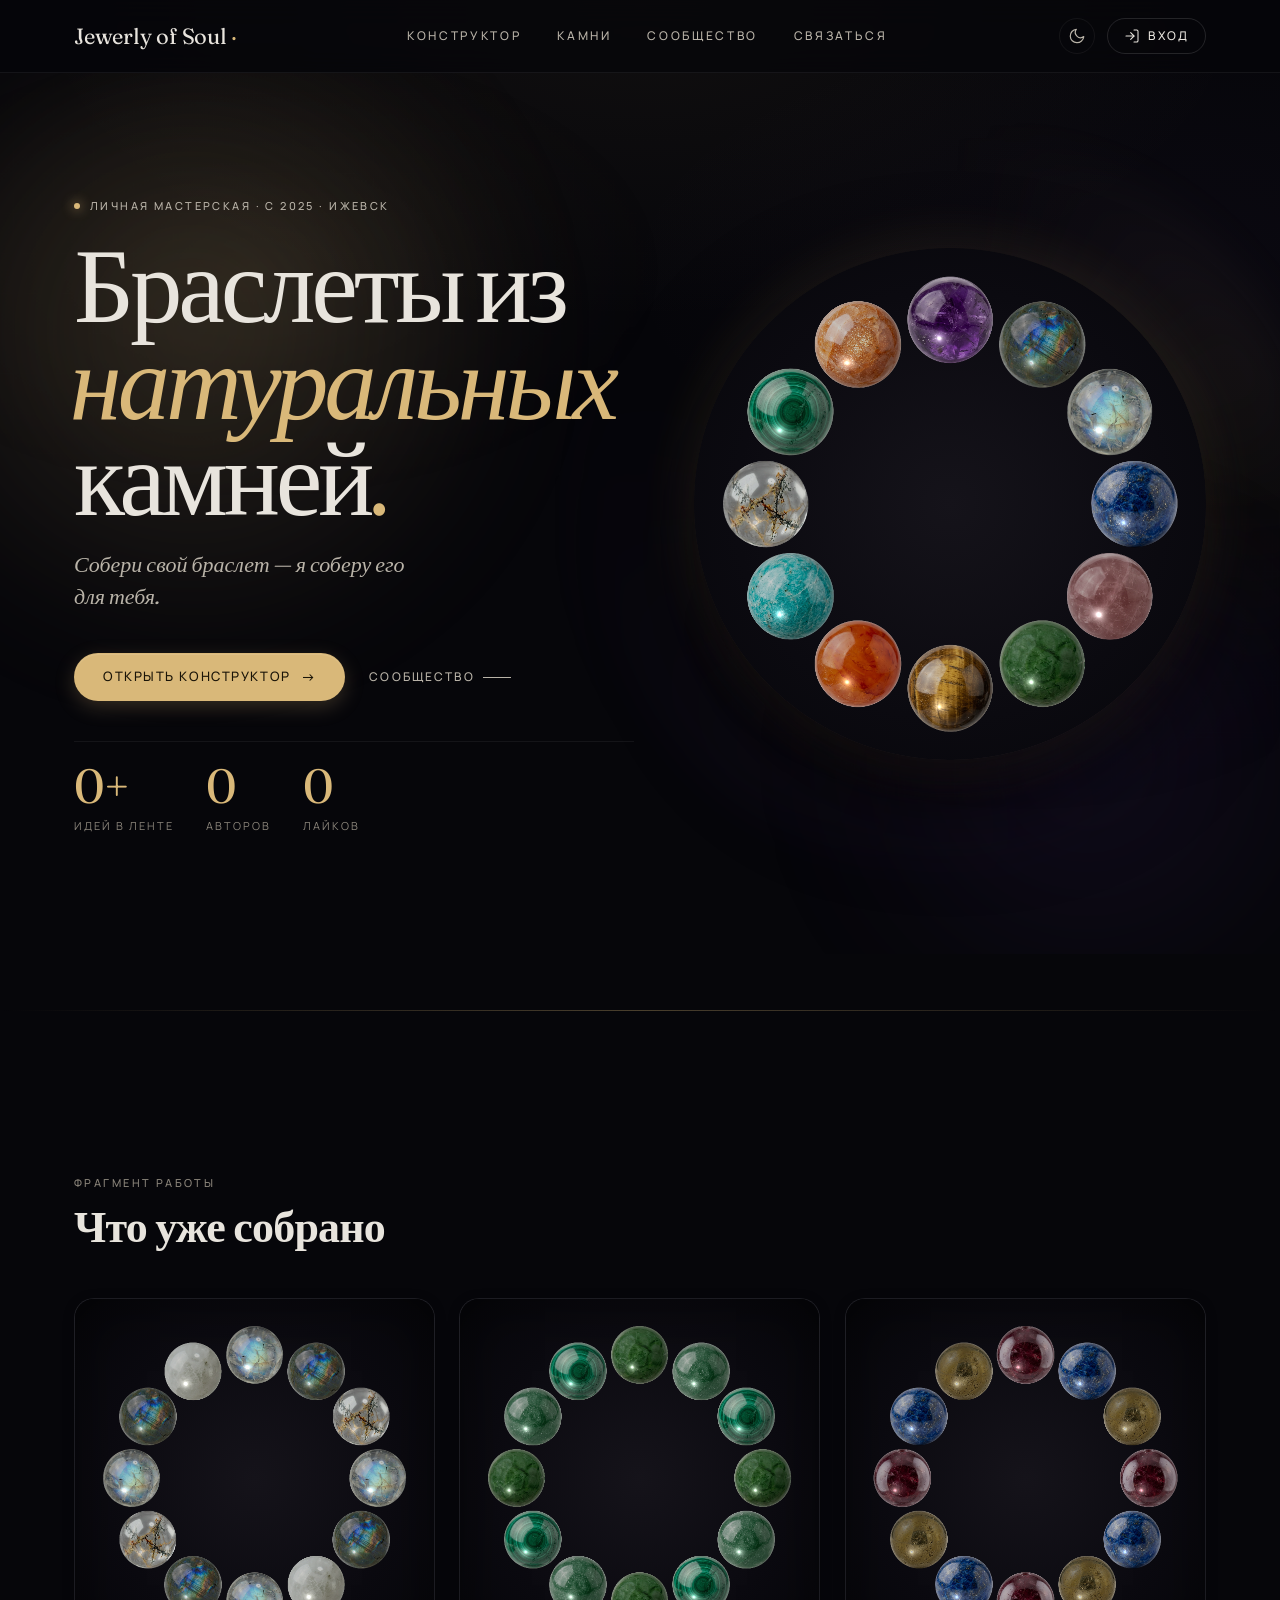
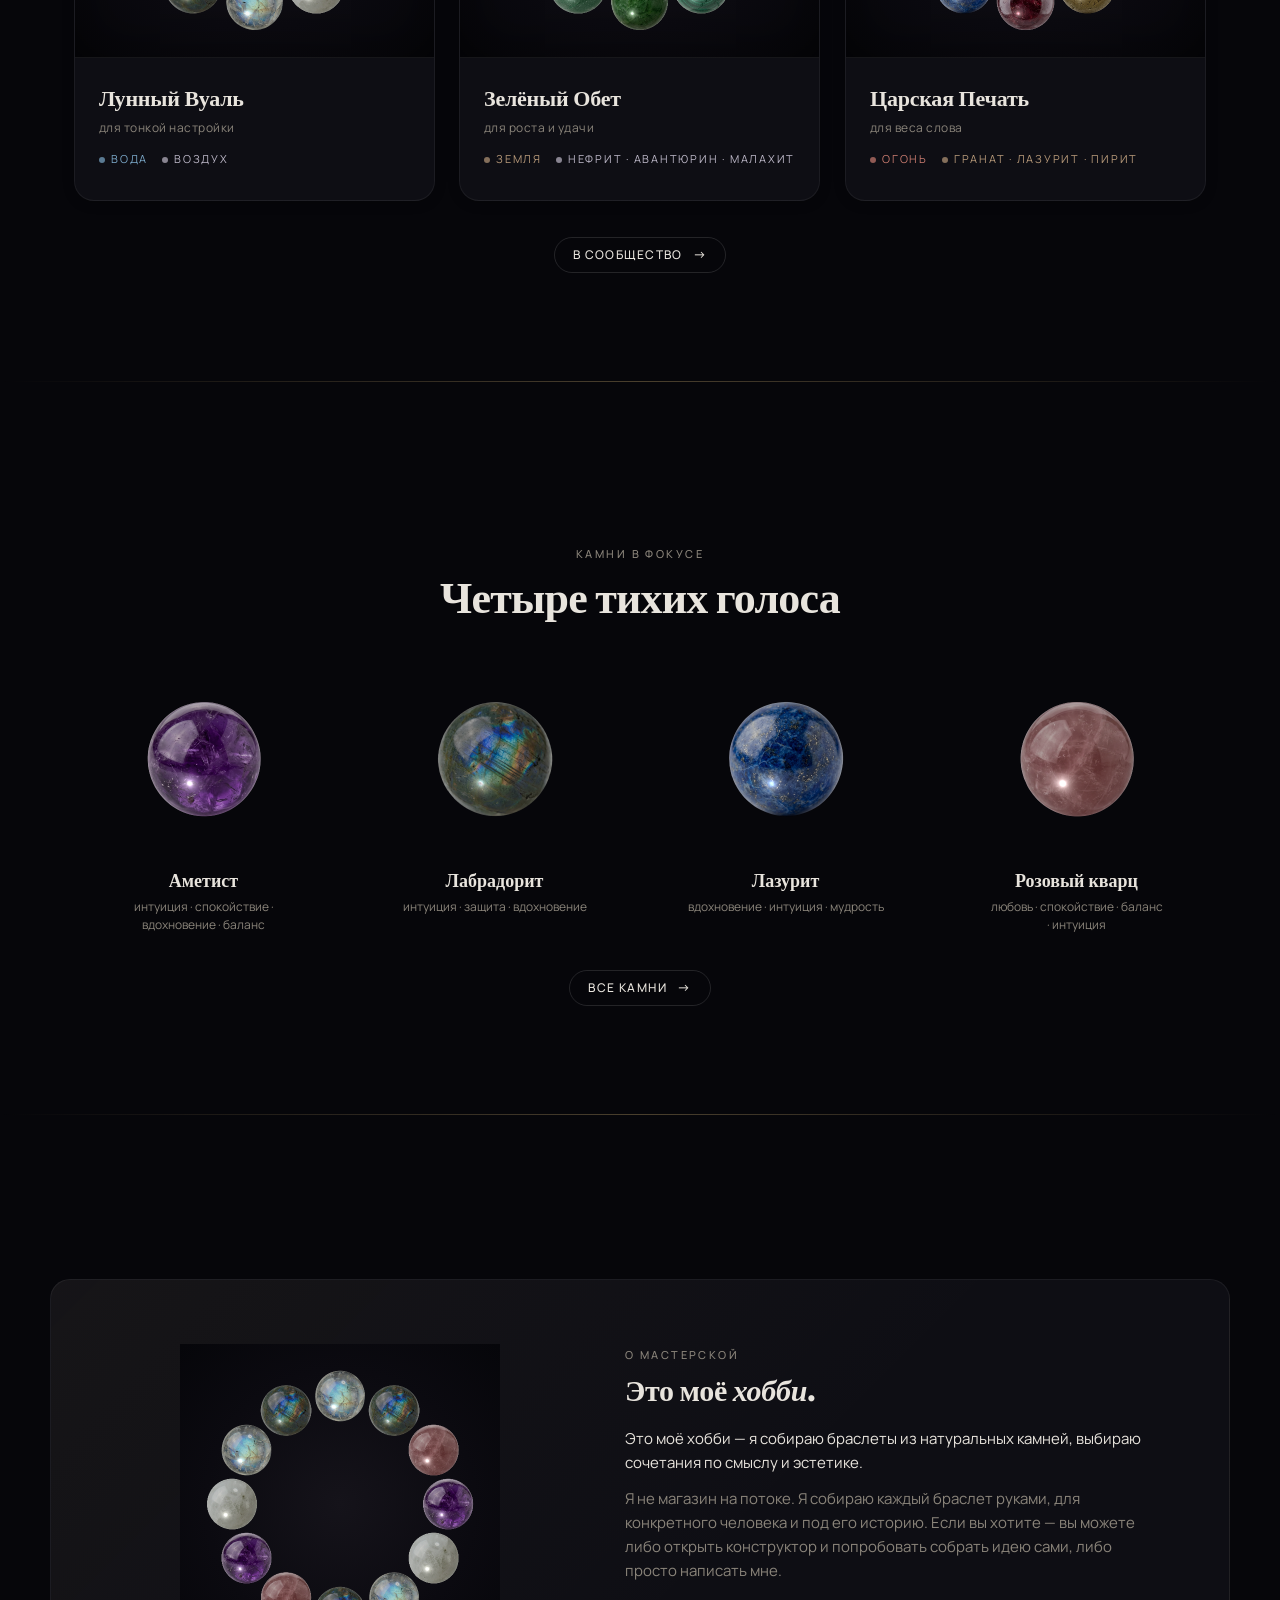
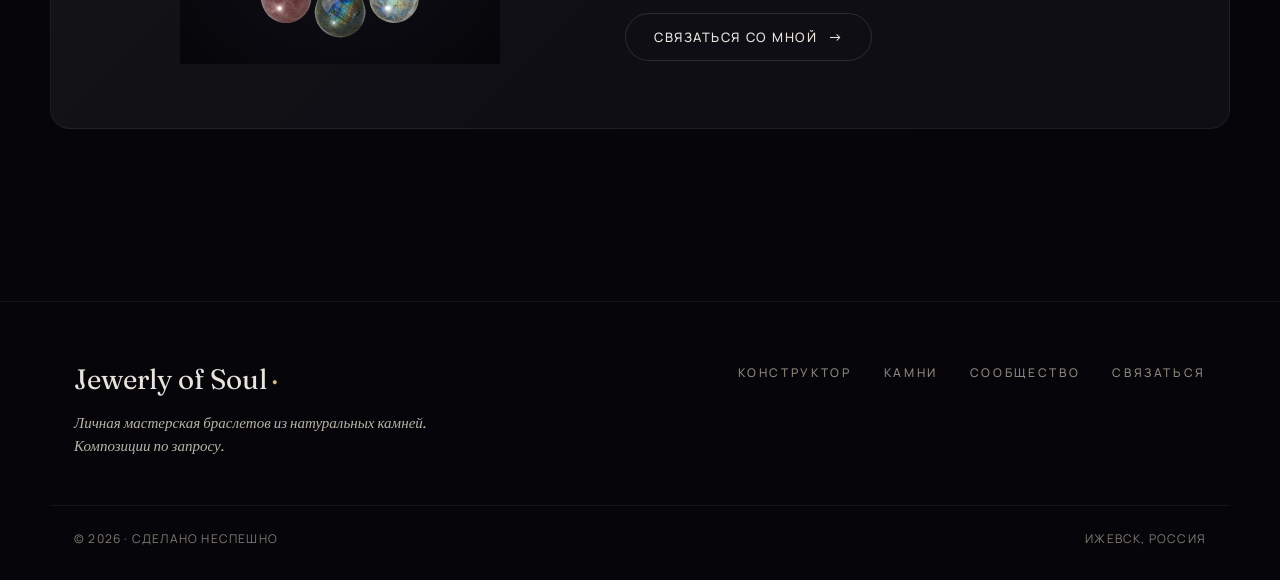
<file: index.html>
<!DOCTYPE html>
<html lang="ru">
<head>
    <meta charset="UTF-8">
    <meta name="viewport" content="width=device-width, initial-scale=1">
    <script>(function(){try{var t=localStorage.getItem("auraline:v1:theme");document.documentElement.setAttribute("data-theme",t==="light"?"light":"dark");}catch(e){document.documentElement.setAttribute("data-theme","dark");}})();</script>
    <meta name="description" content="Jewerly of Soul — личная мастерская браслетов из натуральных полудрагоценных камней. Композиции по запросу, ручная сборка. Ижевск, Россия.">
    <title>Jewerly of Soul · Браслеты из натуральных камней</title>

    <link rel="preconnect" href="https://fonts.googleapis.com">
    <link rel="preconnect" href="https://fonts.gstatic.com" crossorigin>
    <link href="https://fonts.googleapis.com/css2?family=Fraunces:ital,opsz,wght@0,9..144,400;0,9..144,500;0,9..144,600;1,9..144,400&family=Manrope:wght@400;500;600;700&display=swap" rel="stylesheet">

    <link rel="icon" type="image/svg+xml" href="assets/favicon.svg">
    <link rel="apple-touch-icon" href="assets/favicon.svg">
    <link rel="manifest" href="manifest.webmanifest">
    <meta name="theme-color" content="#06060A">
    <meta property="og:type" content="website">
    <meta property="og:site_name" content="Jewerly of Soul">
    <meta property="og:title" content="Jewerly of Soul · Браслеты из натуральных камней">
    <meta property="og:description" content="Личная мастерская браслетов из натуральных полудрагоценных камней. Композиции по запросу, ручная сборка. Собери свой браслет в конструкторе.">
    <meta property="og:image" content="assets/og-image.svg">
    <meta property="og:locale" content="ru_RU">
    <meta name="twitter:card" content="summary_large_image">
    <meta name="twitter:title" content="Jewerly of Soul · Браслеты из натуральных камней">
    <meta name="twitter:description" content="Личная мастерская браслетов из натуральных полудрагоценных камней. Ижевск, Россия.">

    <!-- JSON-LD: Organization + WebSite для богатой выдачи Google -->
    <script type="application/ld+json">
    {
      "@context": "https://schema.org",
      "@graph": [
        {
          "@type": "Organization",
          "name": "Jewerly of Soul",
          "alternateName": "Jewerly of Soul · мастерская",
          "url": "https://prozorovsergey.github.io/jewerly-of-soul/",
          "logo": "https://prozorovsergey.github.io/jewerly-of-soul/assets/favicon.svg",
          "image": "https://prozorovsergey.github.io/jewerly-of-soul/assets/og-image.svg",
          "description": "Личная мастерская браслетов из натуральных полудрагоценных камней.",
          "foundingDate": "2025",
          "founder": { "@type": "Person", "name": "Сергей Прозоров" },
          "address": {
            "@type": "PostalAddress",
            "addressLocality": "Ижевск",
            "addressCountry": "RU"
          },
          "contactPoint": {
            "@type": "ContactPoint",
            "email": "jewerlyofsoul25@gmail.com",
            "contactType": "customer service",
            "availableLanguage": "ru"
          },
          "sameAs": ["https://t.me/sdproz"]
        },
        {
          "@type": "WebSite",
          "name": "Jewerly of Soul",
          "url": "https://prozorovsergey.github.io/jewerly-of-soul/",
          "inLanguage": "ru"
        }
      ]
    }
    </script>
    <link rel="stylesheet" href="styles/base.css">
    <link rel="stylesheet" href="styles/layout.css">
    <link rel="stylesheet" href="styles/components.css">
    <link rel="stylesheet" href="styles/atmosphere.css">
    <link rel="stylesheet" href="styles/pages/home.css">
</head>
<body data-page="home" data-atmosphere>

    <header id="siteHeader"></header>

    <main>

        <!-- ========== HERO ========== -->
        <section class="hero">
            <!-- Атмосферный backdrop под heroом — тёплое свечение, не требует JS -->
            <div class="hero__backdrop" aria-hidden="true">
                <span class="hero__backdrop-orb hero__backdrop-orb--gold"></span>
                <span class="hero__backdrop-orb hero__backdrop-orb--violet"></span>
            </div>

            <div class="container hero__inner">
                <div class="hero__copy">
                    <p class="eyebrow hero__eyebrow" data-reveal="fade-down">
                        <span class="hero__eyebrow-dot"></span>
                        личная мастерская · с 2025 · Ижевск
                    </p>
                    <h1 class="font-display hero__title" data-reveal="rise">
                        <span class="hero__title-line">Браслеты из</span>
                        <span class="hero__title-line hero__title-line--accent"><em>натуральных</em></span>
                        <span class="hero__title-line">камней<span class="hero__title-stop">.</span></span>
                    </h1>
                    <p class="lead hero__lead" data-reveal="fade-up" data-reveal-delay="120">
                        Собери свой браслет — я соберу его для тебя.
                    </p>
                    <div class="hero__cta" data-reveal="fade-up" data-reveal-delay="200">
                        <a href="constructor.html" class="btn btn--primary hero__cta-primary" data-magnetic>
                            <span>Открыть конструктор</span>
                            <span class="btn__arrow">→</span>
                        </a>
                        <a href="inspiration.html" class="hero__cta-secondary">
                            <span>Сообщество</span>
                            <span class="hero__cta-secondary-line"></span>
                        </a>
                    </div>
                    <div class="hero__proof" id="heroProof" data-reveal="fade-up" data-reveal-delay="320">
                        <!-- цифры подставляются из home.js -->
                    </div>
                </div>
                <div class="hero__visual" data-reveal="scale-in" data-reveal-delay="80">
                    <div class="hero__visual-main" aria-hidden="true">
                        <!-- Дополнительный декоративный круг-подиум под браслет -->
                        <span class="hero__visual-podium"></span>
                        <canvas
                            id="heroCanvas"
                            data-mini-bracelet
                            data-stones="amethyst,labradorite,moonstone,lapis,rose-quartz,green-jade,tiger-eye,carnelian,amazonite,rock-crystal,malachite,sunstone"
                            data-size="9"
                            data-length="200"
                            width="540" height="540"></canvas>
                    </div>
                    <div class="hero__visual-trio" id="heroTrio" aria-label="Популярные идеи сообщества">
                        <!-- триптих из топ-3 идей подставляется из home.js -->
                    </div>
                </div>
            </div>

            <!-- Scroll-indicator: тонкая линия с дыханием, исчезает при скролле -->
            <a href="#featuredAnchor" class="hero__scroll-hint" id="heroScrollHint" aria-label="Прокрутить ниже">
                <span class="hero__scroll-hint-track">
                    <span class="hero__scroll-hint-dot"></span>
                </span>
                <span class="hero__scroll-hint-label">далее</span>
            </a>
        </section>

        <hr class="divider-thin" aria-hidden="true" id="featuredAnchor">

        <!-- ========== ЧТО УЖЕ СОБРАНО ========== -->
        <section class="section section--portfolio" data-reveal>
            <div class="container">
                <header class="section__head">
                    <p class="eyebrow">фрагмент работы</p>
                    <h2 class="h-2">Что уже собрано</h2>
                </header>
                <div class="featured-grid" id="featuredGrid"></div>
                <div class="section__foot">
                    <a href="inspiration.html" class="btn btn--ghost btn--sm">
                        <span>В сообщество</span>
                        <span class="btn__arrow">→</span>
                    </a>
                </div>
            </div>
        </section>

        <hr class="divider-thin" aria-hidden="true">

        <!-- ========== ЧЕТЫРЕ ТИХИХ ГОЛОСА ========== -->
        <section class="section section--stones" data-reveal>
            <div class="container">
                <header class="section__head section__head--center">
                    <p class="eyebrow">камни в фокусе</p>
                    <h2 class="h-2">Четыре тихих голоса</h2>
                </header>
                <div class="stone-quartet" id="stoneQuartet"></div>
                <div class="section__foot">
                    <a href="stones.html" class="btn btn--ghost btn--sm">
                        <span>Все камни</span>
                        <span class="btn__arrow">→</span>
                    </a>
                </div>
            </div>
        </section>

        <hr class="divider-thin" aria-hidden="true">

        <!-- ========== ПРО ХОББИ ========== -->
        <section class="section section--about" data-reveal>
            <div class="container about">
                <div class="about__visual" aria-hidden="true">
                    <canvas
                        id="aboutCanvas"
                        data-mini-bracelet
                        data-stones="moonstone,labradorite,rose-quartz,amethyst,white-jade,moonstone,labradorite,rose-quartz,amethyst,white-jade,moonstone,labradorite"
                        data-size="8"
                        data-length="180"
                        width="360" height="360"></canvas>
                </div>
                <div class="about__copy">
                    <p class="eyebrow">о мастерской</p>
                    <h2 class="h-3">Это моё <em>хобби</em>.</h2>
                    <p class="about__text">
                        Это моё хобби — я собираю браслеты из натуральных камней,
                        выбираю сочетания по смыслу и эстетике.
                    </p>
                    <p class="about__text muted">
                        Я не магазин на потоке. Я собираю каждый браслет руками,
                        для конкретного человека и под его историю. Если вы хотите —
                        вы можете либо открыть конструктор и попробовать собрать
                        идею сами, либо просто написать мне.
                    </p>
                    <a href="contact.html" class="btn btn--ghost">
                        <span>Связаться со мной</span>
                        <span class="btn__arrow">→</span>
                    </a>
                </div>
            </div>
        </section>

    </main>

    <footer id="siteFooter"></footer>

    <script type="module" src="js/ui/layout.js"></script>
    <script type="module" src="js/pages/home.js"></script>
</body>
</html>
</file>
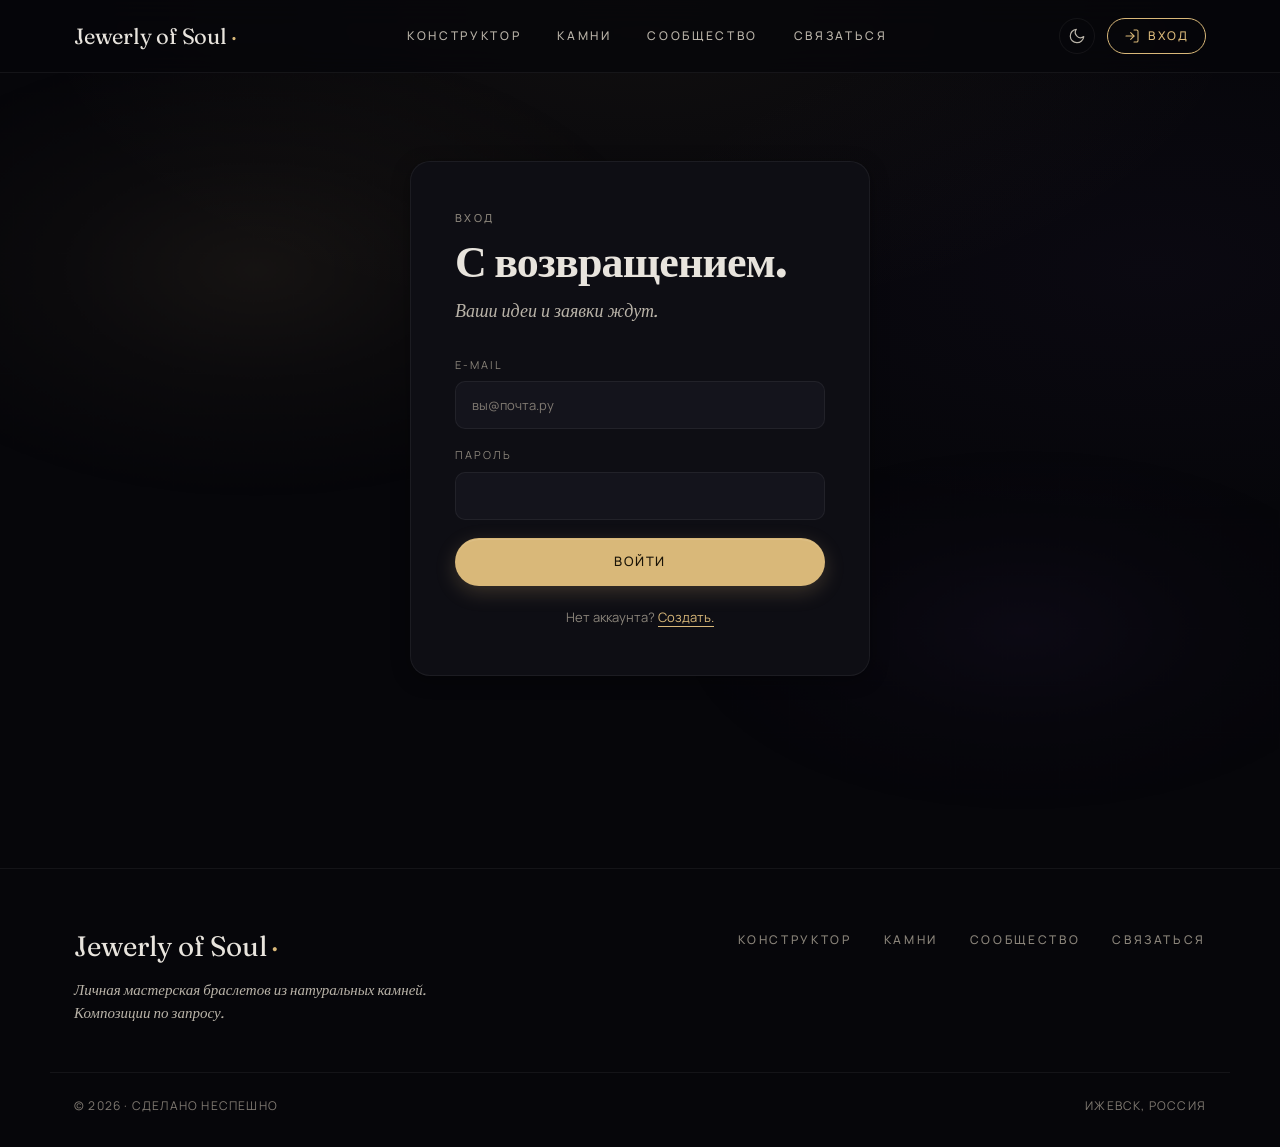
<file: admin.html>
<!DOCTYPE html>
<html lang="ru">
<head>
    <meta charset="UTF-8">
    <meta name="viewport" content="width=device-width, initial-scale=1">
    <script>(function(){try{var t=localStorage.getItem("auraline:v1:theme");document.documentElement.setAttribute("data-theme",t==="light"?"light":"dark");}catch(e){document.documentElement.setAttribute("data-theme","dark");}})();</script>
    <meta name="robots" content="noindex">
    <title>Заявки · Jewerly of Soul</title>

    <link rel="preconnect" href="https://fonts.googleapis.com">
    <link rel="preconnect" href="https://fonts.gstatic.com" crossorigin>
    <link href="https://fonts.googleapis.com/css2?family=Fraunces:ital,opsz,wght@0,9..144,400;0,9..144,500;0,9..144,600;1,9..144,400&family=Manrope:wght@400;500;600;700&display=swap" rel="stylesheet">

    <link rel="icon" type="image/svg+xml" href="assets/favicon.svg">
    <link rel="apple-touch-icon" href="assets/favicon.svg">
    <link rel="manifest" href="manifest.webmanifest">
    <meta name="theme-color" content="#06060A">
    <link rel="stylesheet" href="styles/base.css">
    <link rel="stylesheet" href="styles/layout.css">
    <link rel="stylesheet" href="styles/components.css">
    <link rel="stylesheet" href="styles/atmosphere.css">
    <link rel="stylesheet" href="styles/pages/admin.css">
</head>
<body data-page="admin" data-atmosphere>

    <header id="siteHeader"></header>

    <main class="admin-page">
        <div class="container">
            <header class="admin-hero">
                <p class="eyebrow">панель мастера</p>
                <h1 class="h-2">Заявки</h1>
                <p class="lead" id="adminSummary">Загрузка…</p>
            </header>

            <div class="admin-filters filter-chips" id="adminFilters" role="group" aria-label="фильтр по статусу">
                <button class="chip is-active" data-status="">Все</button>
                <button class="chip" data-status="new">Новые</button>
                <button class="chip" data-status="accepted">Принятые</button>
                <button class="chip" data-status="in_progress">В работе</button>
                <button class="chip" data-status="done">Готовые</button>
                <button class="chip" data-status="cancelled">Отменённые</button>
            </div>

            <div class="admin-list" id="adminList"></div>
        </div>
    </main>

    <footer id="siteFooter"></footer>

    <script type="module" src="js/ui/layout.js"></script>
    <script type="module" src="js/pages/admin.js"></script>
</body>
</html>
</file>
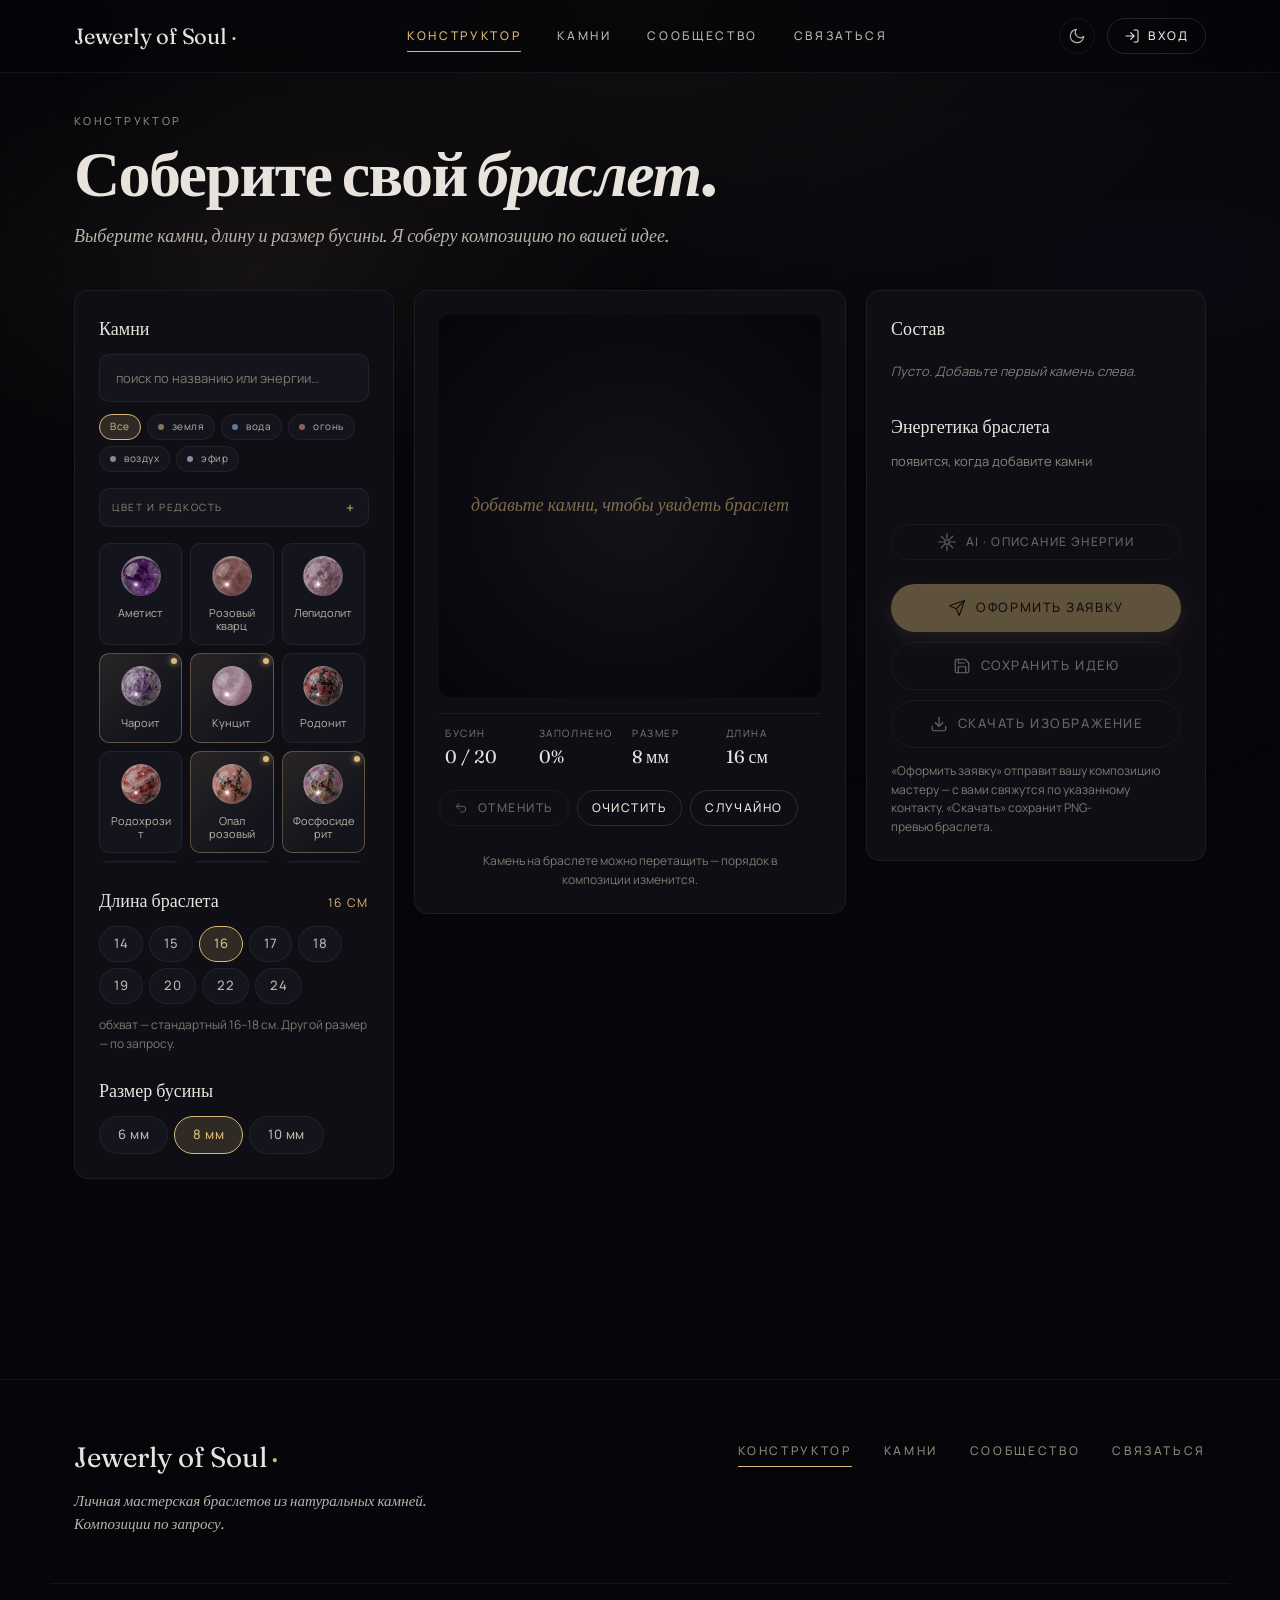
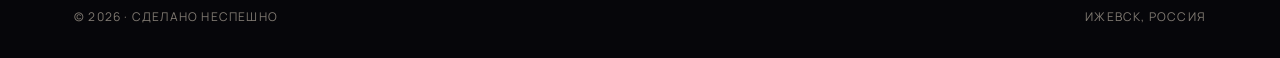
<file: constructor.html>
<!DOCTYPE html>
<html lang="ru">
<head>
    <meta charset="UTF-8">
    <meta name="viewport" content="width=device-width, initial-scale=1">
    <script>(function(){try{var t=localStorage.getItem("auraline:v1:theme");document.documentElement.setAttribute("data-theme",t==="light"?"light":"dark");}catch(e){document.documentElement.setAttribute("data-theme","dark");}})();</script>
    <meta name="description" content="Конструктор браслетов Jewerly of Soul — собери свою композицию из натуральных камней.">
    <title>Конструктор · Jewerly of Soul</title>

    <link rel="preconnect" href="https://fonts.googleapis.com">
    <link rel="preconnect" href="https://fonts.gstatic.com" crossorigin>
    <link href="https://fonts.googleapis.com/css2?family=Fraunces:ital,opsz,wght@0,9..144,400;0,9..144,500;0,9..144,600;1,9..144,400&family=Manrope:wght@400;500;600;700&display=swap" rel="stylesheet">

    <link rel="icon" type="image/svg+xml" href="assets/favicon.svg">
    <link rel="apple-touch-icon" href="assets/favicon.svg">
    <link rel="manifest" href="manifest.webmanifest">
    <meta name="theme-color" content="#06060A">
    <meta property="og:type" content="website">
    <meta property="og:site_name" content="Jewerly of Soul">
    <meta property="og:image" content="assets/og-image.svg">
    <meta name="twitter:card" content="summary_large_image">
    <meta property="og:title" content="Конструктор браслета · Jewerly of Soul">
    <meta property="og:description" content="Соберите свой браслет из 66 натуральных камней. AI-описание энергии композиции, сохранение идеи в личный кабинет.">
    <meta property="og:locale" content="ru_RU">
    <meta name="twitter:title" content="Конструктор браслета · Jewerly of Soul">
    <meta name="twitter:description" content="Соберите свой браслет из 66 натуральных камней. AI-описание энергии композиции, сохранение идеи в личный кабинет.">
    <link rel="stylesheet" href="styles/base.css">
    <link rel="stylesheet" href="styles/layout.css">
    <link rel="stylesheet" href="styles/components.css">
    <link rel="stylesheet" href="styles/atmosphere.css">
    <link rel="stylesheet" href="styles/pages/constructor.css">
</head>
<body data-page="constructor" data-atmosphere>

    <header id="siteHeader"></header>

    <main class="constructor-page">
        <div class="container">

            <!-- ========== ЗАГОЛОВОК ========== -->
            <header class="constructor-hero">
                <p class="eyebrow">конструктор</p>
                <h1 class="h-1">Соберите свой <em>браслет</em>.</h1>
                <p class="lead">Выберите камни, длину и размер бусины. Я соберу композицию по вашей идее.</p>
            </header>

            <!-- ========== ТРИ КОЛОНКИ ========== -->
            <div class="constructor-grid">

                <!-- ---------- ЛЕВАЯ: палитра ---------- -->
                <aside class="panel panel--left">

                    <!-- Поиск + фильтры -->
                    <section class="panel__section">
                        <h2 class="panel__title">Камни</h2>
                        <input
                            type="search"
                            id="paletteSearch"
                            class="field"
                            placeholder="поиск по названию или энергии…"
                            aria-label="поиск камня">

                        <div class="filter-chips compact" id="elementFilters" role="group" aria-label="фильтр по стихиям">
                            <button class="chip is-active" data-el="all">Все</button>
                            <button class="chip" data-el="земля"  data-element="земля"><span class="chip__icon"></span>земля</button>
                            <button class="chip" data-el="вода"   data-element="вода"><span class="chip__icon"></span>вода</button>
                            <button class="chip" data-el="огонь"  data-element="огонь"><span class="chip__icon"></span>огонь</button>
                            <button class="chip" data-el="воздух" data-element="воздух"><span class="chip__icon"></span>воздух</button>
                            <button class="chip" data-el="эфир"   data-element="эфир"><span class="chip__icon"></span>эфир</button>
                        </div>

                        <details class="filter-extra">
                            <summary>цвет и редкость</summary>
                            <div class="filter-chips compact" id="colorFilters" role="group" aria-label="фильтр по цветам">
                                <button class="chip is-active" data-color="all">Любой</button>
                                <button class="chip color-chip" data-color="черные"     style="--swatch:#15151A">чёрный</button>
                                <button class="chip color-chip" data-color="белые"      style="--swatch:#E8E4DD">белый</button>
                                <button class="chip color-chip" data-color="прозрачные" style="--swatch:#C0CDE0">прозрачный</button>
                                <button class="chip color-chip" data-color="зеленые"    style="--swatch:#4D9B73">зелёный</button>
                                <button class="chip color-chip" data-color="синие"      style="--swatch:#1F3A8A">синий</button>
                                <button class="chip color-chip" data-color="голубые"    style="--swatch:#7BA8C9">голубой</button>
                                <button class="chip color-chip" data-color="красные"    style="--swatch:#B14924">красный</button>
                                <button class="chip color-chip" data-color="оранжевые"  style="--swatch:#D08A48">оранжевый</button>
                                <button class="chip color-chip" data-color="розовые"    style="--swatch:#E5AEC2">розовый</button>
                                <button class="chip color-chip" data-color="фиолетовые" style="--swatch:#7B5BA0">фиолетовый</button>
                                <button class="chip color-chip" data-color="золотые"    style="--swatch:#D9B879">золотой</button>
                                <button class="chip color-chip" data-color="коричневые" style="--swatch:#6E4A2E">коричневый</button>
                            </div>
                            <div class="filter-chips compact" id="rarityFilters" role="group" aria-label="фильтр по редкости" style="margin-top:6px">
                                <button class="chip is-active" data-rarity="all">Все</button>
                                <button class="chip" data-rarity="common">обычные</button>
                                <button class="chip" data-rarity="rare">редкие <span class="rare-dot"></span></button>
                            </div>
                        </details>

                        <div id="palette" class="palette" aria-label="каталог камней"></div>
                    </section>

                    <!-- Длина -->
                    <section class="panel__section">
                        <header class="panel__head">
                            <h2 class="panel__title">Длина браслета</h2>
                            <span id="lengthValue" class="panel__value">18 см</span>
                        </header>
                        <div class="length-chips" id="lengthChips" role="group" aria-label="длина браслета">
                            <button class="chip" data-len="14">14</button>
                            <button class="chip" data-len="15">15</button>
                            <button class="chip is-active" data-len="16">16</button>
                            <button class="chip" data-len="17">17</button>
                            <button class="chip" data-len="18">18</button>
                            <button class="chip" data-len="19">19</button>
                            <button class="chip" data-len="20">20</button>
                            <button class="chip" data-len="22">22</button>
                            <button class="chip" data-len="24">24</button>
                        </div>
                        <p class="panel__hint">обхват — стандартный 16–18 см. Другой размер — по запросу.</p>
                    </section>

                    <!-- Размер бусины -->
                    <section class="panel__section">
                        <header class="panel__head">
                            <h2 class="panel__title">Размер бусины</h2>
                        </header>
                        <div class="size-chips" id="sizeChips" role="group" aria-label="размер бусины">
                            <button class="chip" data-size="6">6 мм</button>
                            <button class="chip is-active" data-size="8">8 мм</button>
                            <button class="chip" data-size="10">10 мм</button>
                        </div>
                    </section>

                </aside>

                <!-- ---------- ЦЕНТР: сцена ---------- -->
                <section class="panel panel--stage">
                    <div class="stage" id="stage">
                        <canvas id="braceletCanvas" width="700" height="700" aria-label="превью браслета"></canvas>
                    </div>
                    <div class="stage-meta">
                        <div class="stage-meta__cell">
                            <span class="stage-meta__label">Бусин</span>
                            <span class="stage-meta__value" id="metaCount">0 / 0</span>
                        </div>
                        <div class="stage-meta__cell">
                            <span class="stage-meta__label">Заполнено</span>
                            <span class="stage-meta__value" id="metaFill">0%</span>
                        </div>
                        <div class="stage-meta__cell">
                            <span class="stage-meta__label">Размер</span>
                            <span class="stage-meta__value" id="metaSize">8 мм</span>
                        </div>
                        <div class="stage-meta__cell">
                            <span class="stage-meta__label">Длина</span>
                            <span class="stage-meta__value" id="metaLength">16 см</span>
                        </div>
                    </div>

                    <div class="stage-actions">
                        <button class="btn btn--ghost btn--sm" id="undoBtn" title="отменить (Ctrl+Z)">
                            <svg class="icon" viewBox="0 0 24 24"><path d="M9 14L4 9l5-5"/><path d="M4 9h11a5 5 0 0 1 0 10h-4"/></svg>
                            Отменить
                        </button>
                        <button class="btn btn--ghost btn--sm" id="clearBtn">Очистить</button>
                        <button class="btn btn--ghost btn--sm" id="randomBtn">Случайно</button>
                    </div>
                    <p class="panel__hint" style="text-align:center; margin-top:10px">
                        Камень на браслете можно перетащить — порядок в композиции изменится.
                    </p>
                </section>

                <!-- ---------- ПРАВАЯ: состав ---------- -->
                <aside class="panel panel--right">

                    <section class="panel__section">
                        <h2 class="panel__title">Состав</h2>
                        <ul id="sequenceList" class="sequence" aria-label="состав браслета">
                            <li class="sequence__empty" id="seqEmpty">Пусто. Добавьте первый камень слева.</li>
                        </ul>
                    </section>

                    <section class="panel__section">
                        <h2 class="panel__title">Энергетика браслета</h2>
                        <div id="energyTags" class="energy-tags" aria-live="polite">
                            <span class="muted" style="font-size:13px;">появится, когда добавите камни</span>
                        </div>
                        <p id="energyHint" class="panel__hint" style="margin-top:14px"></p>
                        <button id="aiBtn" class="btn btn--ghost btn--sm" style="margin-top:14px" disabled>
                            <svg class="icon" viewBox="0 0 24 24"><circle cx="12" cy="12" r="3"/><path d="M12 1v6M12 17v6M4.22 4.22l4.24 4.24M15.54 15.54l4.24 4.24M1 12h6M17 12h6M4.22 19.78l4.24-4.24M15.54 8.46l4.24-4.24"/></svg>
                            AI · описание энергии
                        </button>
                        <div id="aiResult" class="ai-result" hidden></div>
                    </section>

                    <section class="panel__section panel__section--actions">
                        <button id="sendBtn" class="btn btn--primary btn--block" disabled>
                            <svg class="icon" viewBox="0 0 24 24"><path d="M22 2L11 13"/><path d="M22 2l-7 20-4-9-9-4 20-7z"/></svg>
                            Оформить заявку
                        </button>
                        <button id="saveBtn" class="btn btn--ghost btn--block" style="margin-top:10px" disabled>
                            <svg class="icon" viewBox="0 0 24 24"><path d="M19 21H5a2 2 0 0 1-2-2V5a2 2 0 0 1 2-2h11l5 5v11a2 2 0 0 1-2 2z"/><path d="M17 21v-8H7v8M7 3v5h8"/></svg>
                            Сохранить идею
                        </button>
                        <button id="downloadBtn" class="btn btn--ghost btn--block" style="margin-top:10px" disabled>
                            <svg class="icon" viewBox="0 0 24 24"><path d="M21 15v4a2 2 0 0 1-2 2H5a2 2 0 0 1-2-2v-4"/><path d="M7 10l5 5 5-5"/><path d="M12 15V3"/></svg>
                            Скачать изображение
                        </button>
                        <p class="panel__hint" style="margin-top:14px">
                            «Оформить заявку» отправит вашу композицию мастеру — с вами свяжутся по
                            указанному контакту. «Скачать» сохранит PNG-превью браслета.
                        </p>
                    </section>

                </aside>
            </div>
        </div>
    </main>

    <footer id="siteFooter"></footer>

    <script type="module" src="js/ui/layout.js"></script>
    <script type="module" src="js/pages/constructor.js"></script>
</body>
</html>
</file>
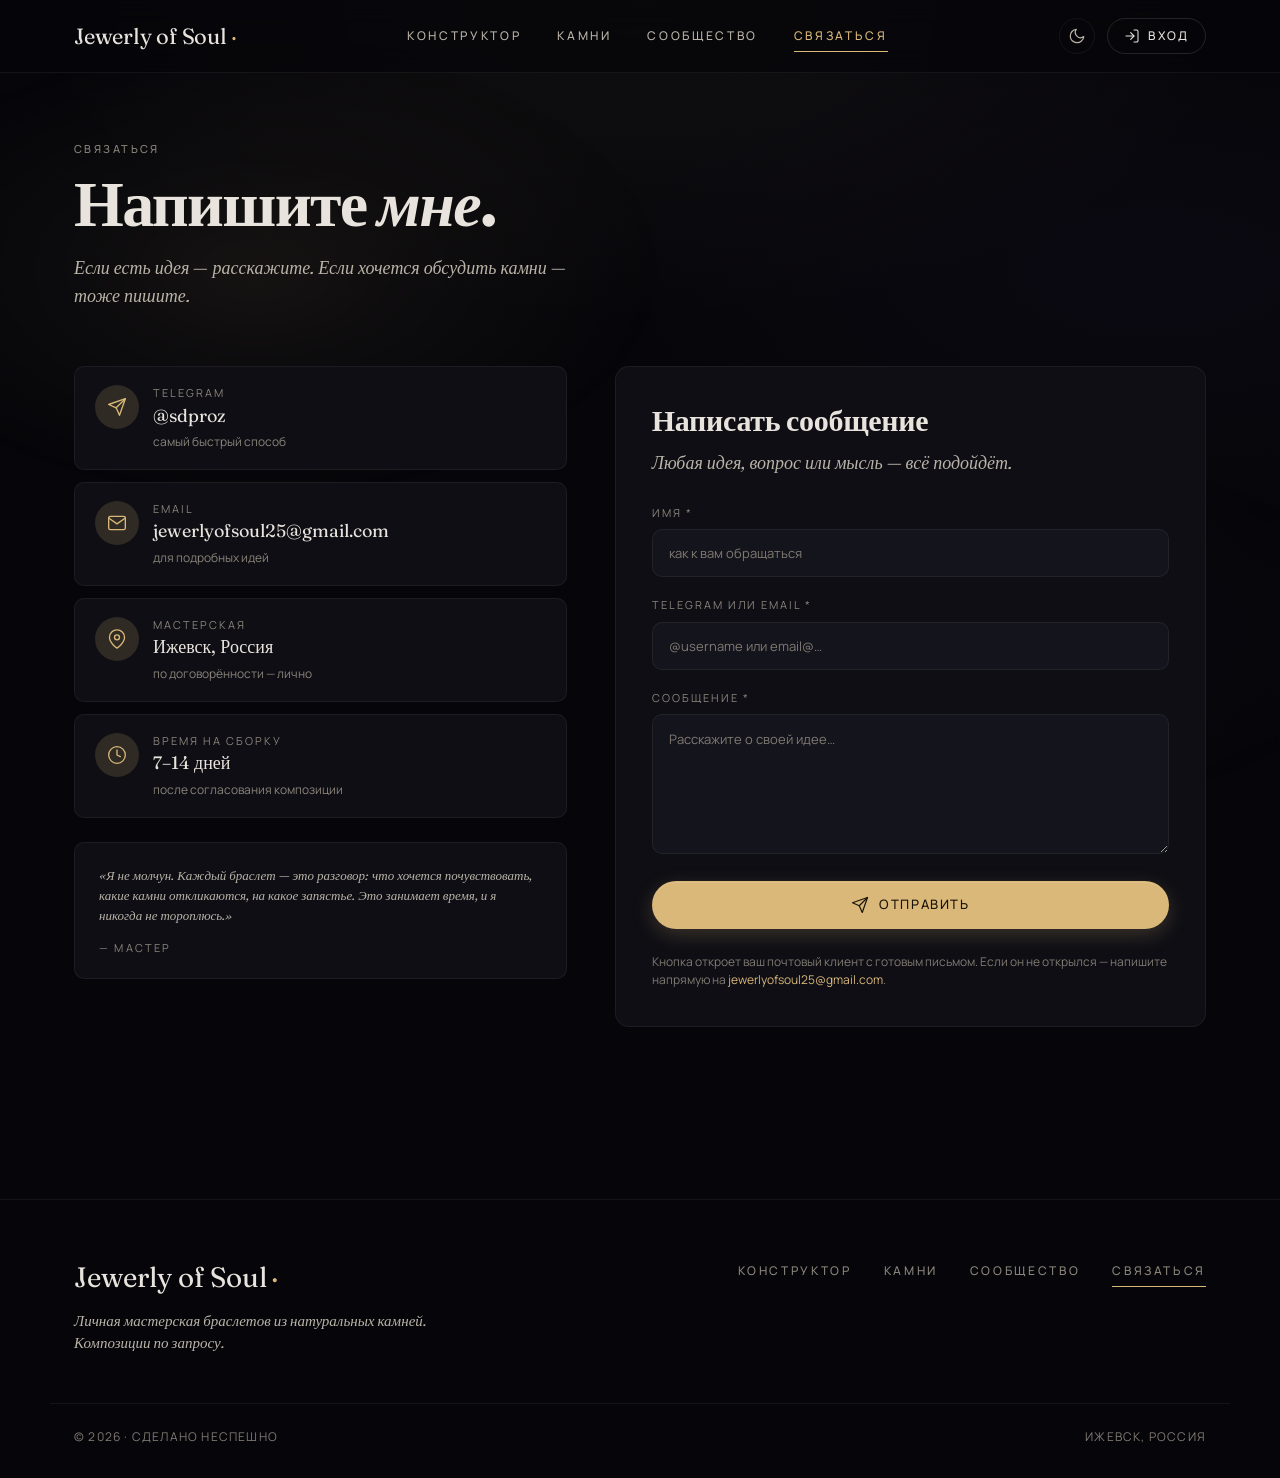
<file: contact.html>
<!DOCTYPE html>
<html lang="ru">
<head>
    <meta charset="UTF-8">
    <meta name="viewport" content="width=device-width, initial-scale=1">
    <script>(function(){try{var t=localStorage.getItem("auraline:v1:theme");document.documentElement.setAttribute("data-theme",t==="light"?"light":"dark");}catch(e){document.documentElement.setAttribute("data-theme","dark");}})();</script>
    <meta name="description" content="Связаться с мастером Jewerly of Soul — Telegram, email, форма сообщения.">
    <title>Связаться · Jewerly of Soul</title>

    <link rel="preconnect" href="https://fonts.googleapis.com">
    <link rel="preconnect" href="https://fonts.gstatic.com" crossorigin>
    <link href="https://fonts.googleapis.com/css2?family=Fraunces:ital,opsz,wght@0,9..144,400;0,9..144,500;0,9..144,600;1,9..144,400&family=Manrope:wght@400;500;600;700&display=swap" rel="stylesheet">

    <link rel="icon" type="image/svg+xml" href="assets/favicon.svg">
    <link rel="apple-touch-icon" href="assets/favicon.svg">
    <link rel="manifest" href="manifest.webmanifest">
    <meta name="theme-color" content="#06060A">
    <meta property="og:type" content="website">
    <meta property="og:site_name" content="Jewerly of Soul">
    <meta property="og:image" content="assets/og-image.svg">
    <meta name="twitter:card" content="summary_large_image">
    <meta property="og:title" content="Связаться с мастером · Jewerly of Soul">
    <meta property="og:description" content="Связаться с мастером Jewerly of Soul. Telegram @sdproz, jewerlyofsoul25@gmail.com. Ижевск, Россия.">
    <meta property="og:locale" content="ru_RU">
    <meta name="twitter:title" content="Связаться с мастером · Jewerly of Soul">
    <meta name="twitter:description" content="Связаться с мастером Jewerly of Soul. Telegram @sdproz, jewerlyofsoul25@gmail.com. Ижевск, Россия.">
    <link rel="stylesheet" href="styles/base.css">
    <link rel="stylesheet" href="styles/layout.css">
    <link rel="stylesheet" href="styles/components.css">
    <link rel="stylesheet" href="styles/atmosphere.css">
    <link rel="stylesheet" href="styles/pages/contact.css">
</head>
<body data-page="contact" data-atmosphere>

    <header id="siteHeader"></header>

    <main class="contact-page">
        <div class="container">

            <header class="page-hero" data-reveal>
                <p class="eyebrow">связаться</p>
                <h1 class="h-1">Напишите <em>мне</em>.</h1>
                <p class="lead">Если есть идея — расскажите. Если хочется обсудить камни — тоже пишите.</p>
            </header>

            <div class="contact-grid" data-reveal>

                <!-- Левая колонка: контакты -->
                <aside class="contact-info">
                    <a class="contact-info__item" href="https://t.me/sdproz" target="_blank" rel="noopener noreferrer">
                        <div class="contact-info__icon">
                            <svg viewBox="0 0 24 24" fill="none" stroke="currentColor" stroke-width="1.6" stroke-linecap="round" stroke-linejoin="round">
                                <path d="M22 2L11 13"/>
                                <path d="M22 2l-7 20-4-9-9-4 20-7z"/>
                            </svg>
                        </div>
                        <div class="contact-info__body">
                            <span class="contact-info__label">Telegram</span>
                            <span class="contact-info__value">@sdproz</span>
                            <span class="contact-info__hint">самый быстрый способ</span>
                        </div>
                    </a>

                    <a class="contact-info__item" href="mailto:jewerlyofsoul25@gmail.com">
                        <div class="contact-info__icon">
                            <svg viewBox="0 0 24 24" fill="none" stroke="currentColor" stroke-width="1.6" stroke-linecap="round" stroke-linejoin="round">
                                <path d="M4 4h16c1.1 0 2 .9 2 2v12c0 1.1-.9 2-2 2H4c-1.1 0-2-.9-2-2V6c0-1.1.9-2 2-2z"/>
                                <path d="M22 6l-10 7L2 6"/>
                            </svg>
                        </div>
                        <div class="contact-info__body">
                            <span class="contact-info__label">Email</span>
                            <span class="contact-info__value">jewerlyofsoul25@gmail.com</span>
                            <span class="contact-info__hint">для подробных идей</span>
                        </div>
                    </a>

                    <div class="contact-info__item">
                        <div class="contact-info__icon">
                            <svg viewBox="0 0 24 24" fill="none" stroke="currentColor" stroke-width="1.6" stroke-linecap="round" stroke-linejoin="round">
                                <path d="M21 10c0 7-9 13-9 13s-9-6-9-13a9 9 0 0 1 18 0z"/>
                                <circle cx="12" cy="10" r="3"/>
                            </svg>
                        </div>
                        <div class="contact-info__body">
                            <span class="contact-info__label">Мастерская</span>
                            <span class="contact-info__value">Ижевск, Россия</span>
                            <span class="contact-info__hint">по договорённости — лично</span>
                        </div>
                    </div>

                    <div class="contact-info__item">
                        <div class="contact-info__icon">
                            <svg viewBox="0 0 24 24" fill="none" stroke="currentColor" stroke-width="1.6" stroke-linecap="round" stroke-linejoin="round">
                                <circle cx="12" cy="12" r="10"/>
                                <path d="M12 6v6l4 2"/>
                            </svg>
                        </div>
                        <div class="contact-info__body">
                            <span class="contact-info__label">Время на сборку</span>
                            <span class="contact-info__value">7–14 дней</span>
                            <span class="contact-info__hint">после согласования композиции</span>
                        </div>
                    </div>

                    <blockquote class="contact-quote">
                        «Я не молчун. Каждый браслет — это разговор: что хочется почувствовать, какие камни откликаются, на какое запястье. Это занимает время, и я никогда не тороплюсь.»
                        <cite>— мастер</cite>
                    </blockquote>
                </aside>

                <!-- Правая колонка: форма -->
                <section class="contact-form">
                    <h2 class="h-3">Написать сообщение</h2>
                    <p class="lead" style="margin-top:10px">Любая идея, вопрос или мысль — всё подойдёт.</p>

                    <form id="contactForm" class="contact-form__body" novalidate>
                        <div>
                            <label class="field-label" for="name">Имя *</label>
                            <input class="field" id="name" name="name" required placeholder="как к вам обращаться">
                        </div>
                        <div>
                            <label class="field-label" for="from">Telegram или Email *</label>
                            <input class="field" id="from" name="from" required placeholder="@username или email@…">
                        </div>
                        <div>
                            <label class="field-label" for="message">Сообщение *</label>
                            <textarea class="field" id="message" name="message" required placeholder="Расскажите о своей идее…"></textarea>
                        </div>
                        <button type="submit" class="btn btn--primary btn--block">
                            <svg class="icon" viewBox="0 0 24 24"><path d="M22 2L11 13"/><path d="M22 2l-7 20-4-9-9-4 20-7z"/></svg>
                            Отправить
                        </button>
                        <p class="contact-form__hint">
                            Кнопка откроет ваш почтовый клиент с готовым письмом.
                            Если он не открылся — напишите напрямую на
                            <a href="mailto:jewerlyofsoul25@gmail.com" class="accent">jewerlyofsoul25@gmail.com</a>.
                        </p>
                    </form>
                </section>

            </div>
        </div>
    </main>

    <footer id="siteFooter"></footer>

    <script type="module" src="js/ui/layout.js"></script>
    <script type="module" src="js/pages/contact.js"></script>
</body>
</html>
</file>
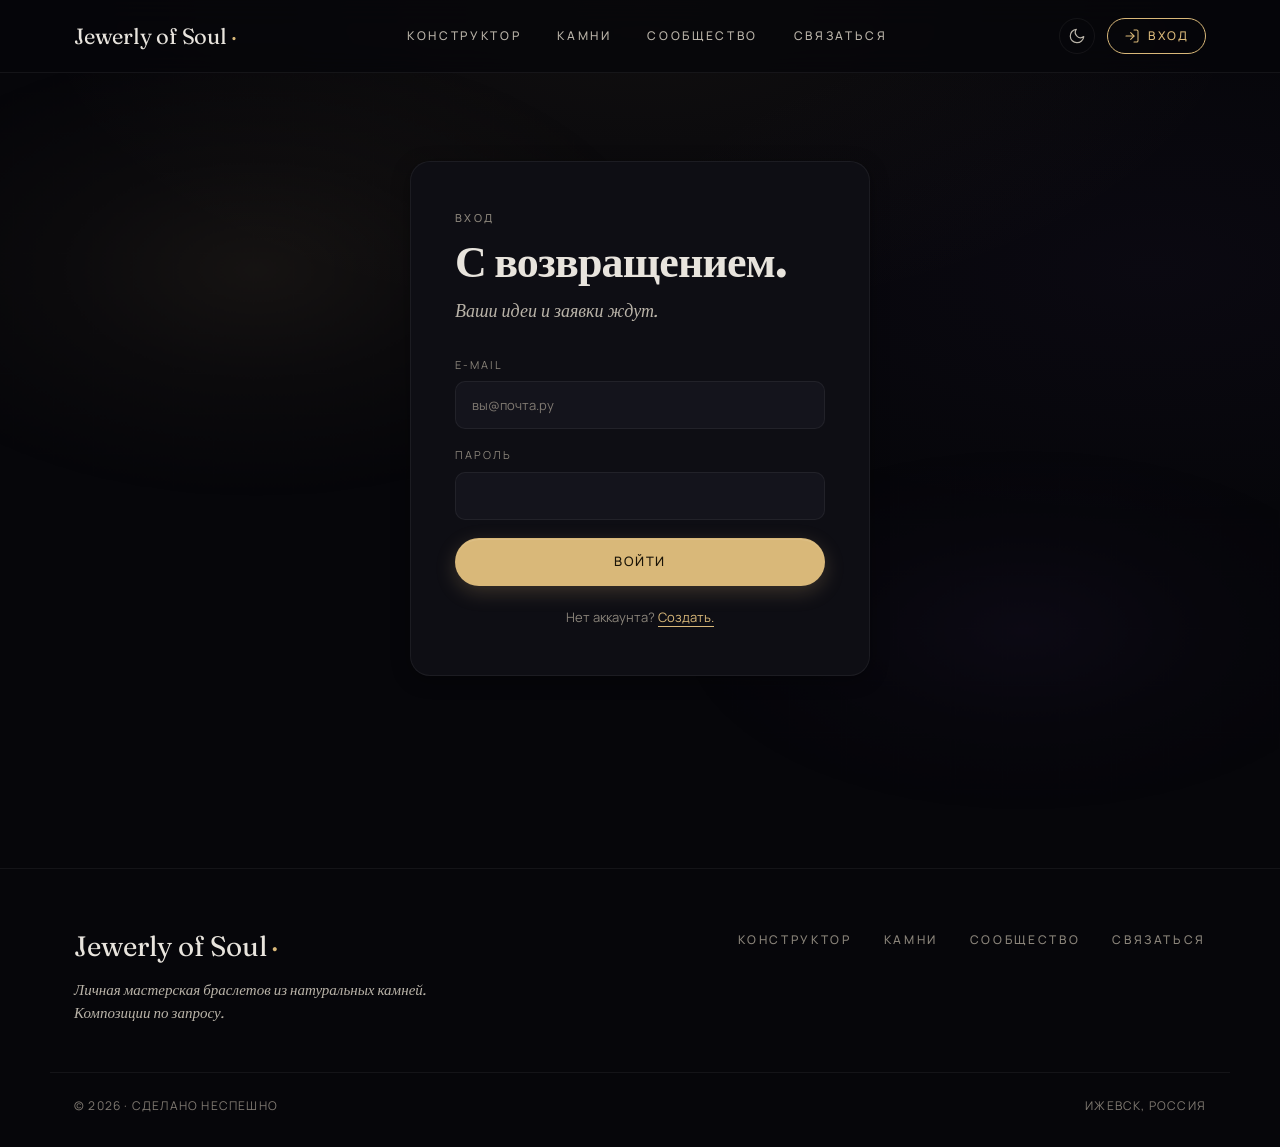
<file: create-idea.html>
<!DOCTYPE html>
<html lang="ru">
<head>
    <meta charset="UTF-8">
    <meta name="viewport" content="width=device-width, initial-scale=1">
    <script>(function(){try{var t=localStorage.getItem("auraline:v1:theme");document.documentElement.setAttribute("data-theme",t==="light"?"light":"dark");}catch(e){document.documentElement.setAttribute("data-theme","dark");}})();</script>
    <title>Новая идея · Jewerly of Soul</title>

    <link rel="preconnect" href="https://fonts.googleapis.com">
    <link rel="preconnect" href="https://fonts.gstatic.com" crossorigin>
    <link href="https://fonts.googleapis.com/css2?family=Fraunces:ital,opsz,wght@0,9..144,400;0,9..144,500;0,9..144,600;1,9..144,400&family=Manrope:wght@400;500;600;700&display=swap" rel="stylesheet">

    <link rel="icon" type="image/svg+xml" href="assets/favicon.svg">
    <link rel="apple-touch-icon" href="assets/favicon.svg">
    <link rel="manifest" href="manifest.webmanifest">
    <meta name="theme-color" content="#06060A">
    <meta property="og:type" content="website">
    <meta property="og:site_name" content="Jewerly of Soul">
    <meta property="og:image" content="assets/og-image.svg">
    <meta name="twitter:card" content="summary_large_image">
    <meta property="og:title" content="Новая идея · Jewerly of Soul">
    <meta property="og:description" content="Новая идея браслета — соберите композицию в конструкторе.">
    <meta property="og:locale" content="ru_RU">
    <meta name="twitter:title" content="Новая идея · Jewerly of Soul">
    <meta name="twitter:description" content="Новая идея браслета — соберите композицию в конструкторе.">
    <link rel="stylesheet" href="styles/base.css">
    <link rel="stylesheet" href="styles/layout.css">
    <link rel="stylesheet" href="styles/components.css">
    <link rel="stylesheet" href="styles/atmosphere.css">
    <link rel="stylesheet" href="styles/pages/auth.css">
</head>
<body data-page="create-idea" data-atmosphere>

    <header id="siteHeader"></header>

    <main class="auth-page">
        <div class="container">
            <div class="auth-card" data-reveal>
                <p class="eyebrow">новая идея</p>
                <h1 class="h-2">Соберите композицию.</h1>
                <p class="lead">Идея создаётся в конструкторе. После сборки нажмите «Сохранить идею» и заполните метаданные.</p>
                <div style="display:flex; gap:10px; flex-wrap:wrap; margin-top:24px">
                    <a href="constructor.html" class="btn btn--primary">
                        <span>Открыть конструктор</span>
                        <span class="btn__arrow">→</span>
                    </a>
                    <a href="profile.html" class="btn btn--ghost">К моим идеям</a>
                </div>
            </div>
        </div>
    </main>

    <footer id="siteFooter"></footer>

    <script type="module" src="js/ui/layout.js"></script>
</body>
</html>
</file>
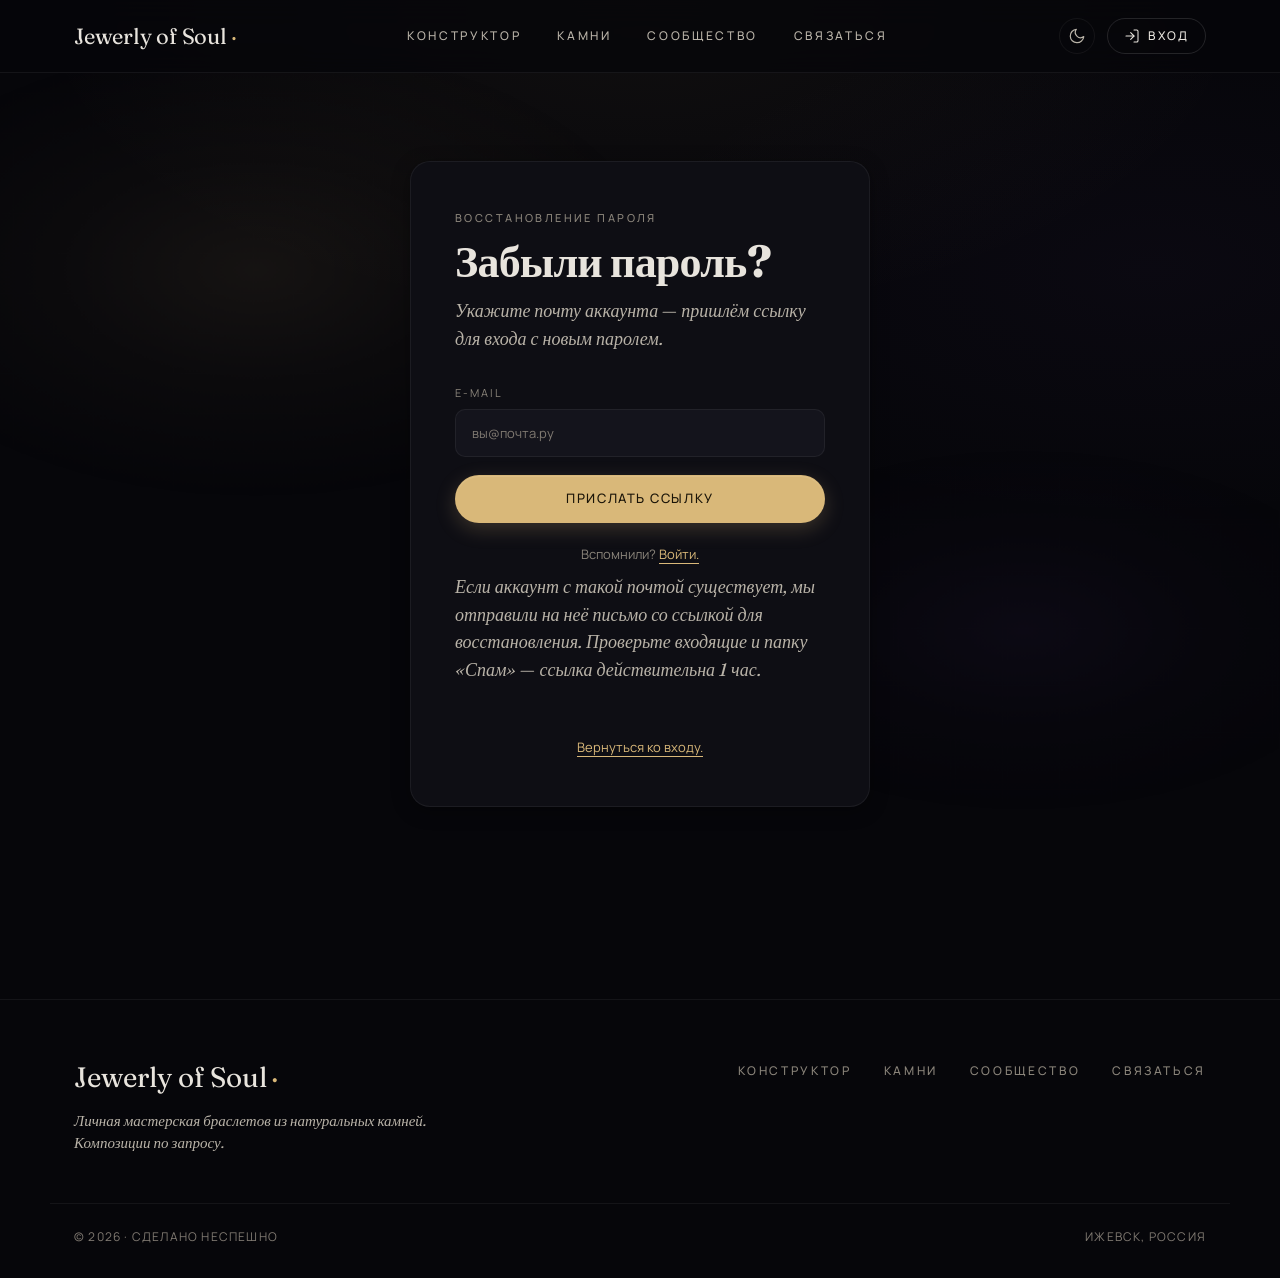
<file: forgot-password.html>
<!DOCTYPE html>
<html lang="ru">
<head>
    <meta charset="UTF-8">
    <meta name="viewport" content="width=device-width, initial-scale=1">
    <script>(function(){try{var t=localStorage.getItem("auraline:v1:theme");document.documentElement.setAttribute("data-theme",t==="light"?"light":"dark");}catch(e){document.documentElement.setAttribute("data-theme","dark");}})();</script>
    <title>Восстановление пароля · Jewerly of Soul</title>

    <link rel="preconnect" href="https://fonts.googleapis.com">
    <link rel="preconnect" href="https://fonts.gstatic.com" crossorigin>
    <link href="https://fonts.googleapis.com/css2?family=Fraunces:ital,opsz,wght@0,9..144,400;0,9..144,500;0,9..144,600;1,9..144,400&family=Manrope:wght@400;500;600;700&display=swap" rel="stylesheet">

    <link rel="icon" type="image/svg+xml" href="assets/favicon.svg">
    <link rel="apple-touch-icon" href="assets/favicon.svg">
    <link rel="manifest" href="manifest.webmanifest">
    <meta name="theme-color" content="#06060A">
    <meta name="robots" content="noindex">
    <meta property="og:type" content="website">
    <meta property="og:site_name" content="Jewerly of Soul">
    <meta property="og:title" content="Восстановление пароля · Jewerly of Soul">
    <meta property="og:description" content="Восстановление доступа к аккаунту Jewerly of Soul.">
    <meta property="og:locale" content="ru_RU">
    <link rel="stylesheet" href="styles/base.css">
    <link rel="stylesheet" href="styles/layout.css">
    <link rel="stylesheet" href="styles/components.css">
    <link rel="stylesheet" href="styles/atmosphere.css">
    <link rel="stylesheet" href="styles/pages/auth.css">
</head>
<body data-page="forgot-password" data-atmosphere>

    <header id="siteHeader"></header>

    <main class="auth-page">
        <div class="container">
            <div class="auth-card" data-reveal>
                <p class="eyebrow">восстановление пароля</p>
                <h1 class="h-2">Забыли пароль?</h1>
                <p class="lead">Укажите почту аккаунта — пришлём ссылку для входа с новым паролем.</p>

                <form id="forgotForm" class="auth-form" novalidate>
                    <div>
                        <label class="field-label" for="email">E-mail</label>
                        <input class="field" type="email" id="email" name="email" required autocomplete="email" placeholder="вы@почта.ру">
                    </div>
                    <div style="position:absolute;left:-9999px;width:1px;height:1px;overflow:hidden" aria-hidden="true">
                        <label>Не заполняйте это поле
                            <input type="text" id="hp" name="hp" tabindex="-1" autocomplete="off"></label>
                    </div>
                    <button type="submit" class="btn btn--primary btn--block">Прислать ссылку</button>
                    <p class="auth-form__alt">
                        Вспомнили? <a href="login.html" class="accent">Войти.</a>
                    </p>
                </form>

                <div id="forgotDone" class="auth-form" hidden>
                    <p class="lead" style="margin-top:8px">
                        Если аккаунт с такой почтой существует, мы отправили на неё письмо
                        со ссылкой для восстановления. Проверьте входящие и папку «Спам» —
                        ссылка действительна 1 час.
                    </p>
                    <p class="auth-form__alt">
                        <a href="login.html" class="accent">Вернуться ко входу.</a>
                    </p>
                </div>
            </div>
        </div>
    </main>

    <footer id="siteFooter"></footer>

    <script type="module" src="js/ui/layout.js"></script>
    <script type="module" src="js/pages/forgot-password.js"></script>
</body>
</html>
</file>
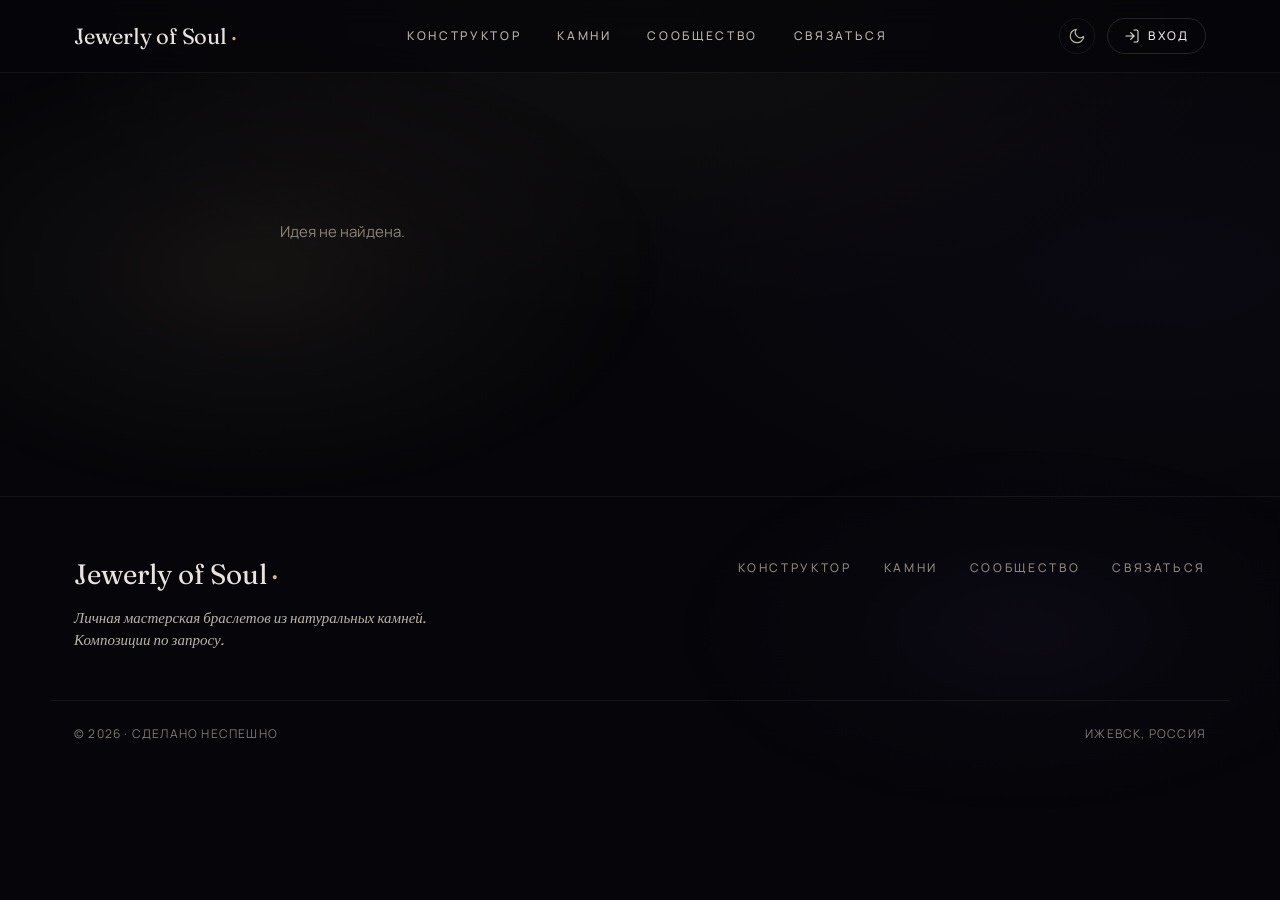
<file: idea.html>
<!DOCTYPE html>
<html lang="ru">
<head>
    <meta charset="UTF-8">
    <meta name="viewport" content="width=device-width, initial-scale=1">
    <script>(function(){try{var t=localStorage.getItem("auraline:v1:theme");document.documentElement.setAttribute("data-theme",t==="light"?"light":"dark");}catch(e){document.documentElement.setAttribute("data-theme","dark");}})();</script>
    <title>Идея · Jewerly of Soul</title>

    <link rel="preconnect" href="https://fonts.googleapis.com">
    <link rel="preconnect" href="https://fonts.gstatic.com" crossorigin>
    <link href="https://fonts.googleapis.com/css2?family=Fraunces:ital,opsz,wght@0,9..144,400;0,9..144,500;0,9..144,600;1,9..144,400&family=Manrope:wght@400;500;600;700&display=swap" rel="stylesheet">

    <link rel="icon" type="image/svg+xml" href="assets/favicon.svg">
    <link rel="apple-touch-icon" href="assets/favicon.svg">
    <link rel="manifest" href="manifest.webmanifest">
    <meta name="theme-color" content="#06060A">
    <meta property="og:type" content="website">
    <meta property="og:site_name" content="Jewerly of Soul">
    <meta property="og:image" content="assets/og-image.svg">
    <meta name="twitter:card" content="summary_large_image">
    <meta property="og:title" content="Идея браслета · Jewerly of Soul">
    <meta property="og:description" content="Идея браслета из натуральных камней.">
    <meta property="og:locale" content="ru_RU">
    <meta name="twitter:title" content="Идея браслета · Jewerly of Soul">
    <meta name="twitter:description" content="Идея браслета из натуральных камней.">
    <link rel="stylesheet" href="styles/base.css">
    <link rel="stylesheet" href="styles/layout.css">
    <link rel="stylesheet" href="styles/components.css">
    <link rel="stylesheet" href="styles/atmosphere.css">
    <link rel="stylesheet" href="styles/pages/idea.css">
</head>
<body data-page="idea" data-atmosphere>

    <header id="siteHeader"></header>

    <main class="idea-page">
        <div class="container">
            <div data-reveal id="ideaRoot" class="idea-root"></div>
        </div>
    </main>

    <footer id="siteFooter"></footer>

    <script type="module" src="js/ui/layout.js"></script>
    <script type="module" src="js/pages/idea.js"></script>
</body>
</html>
</file>
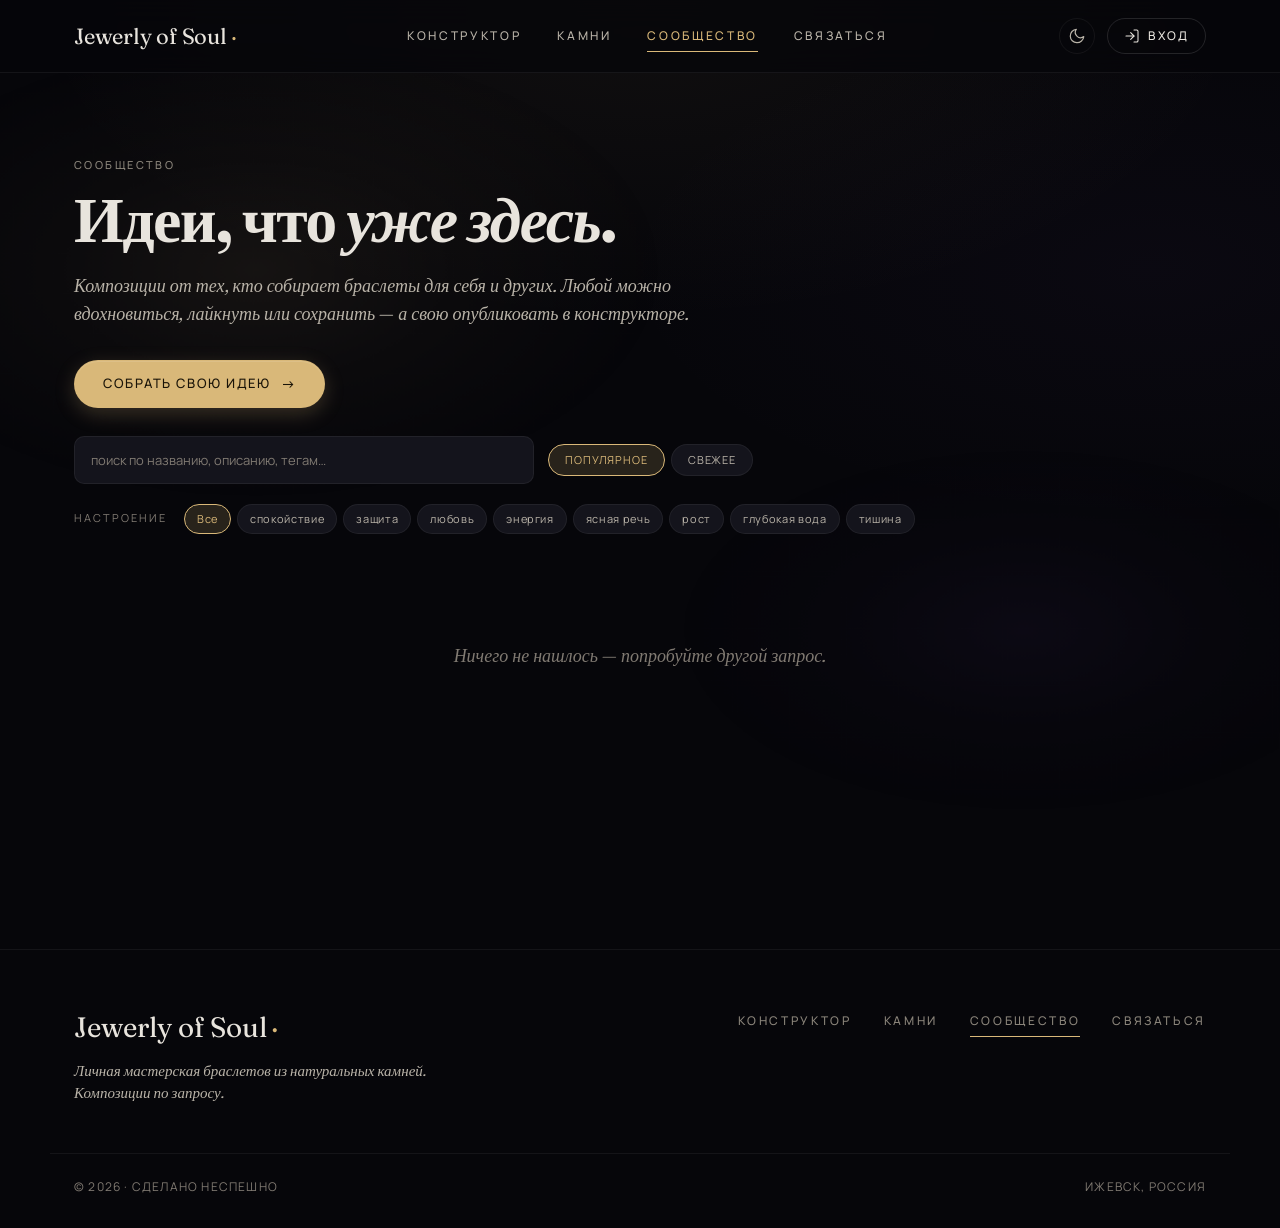
<file: inspiration.html>
<!DOCTYPE html>
<html lang="ru">
<head>
    <meta charset="UTF-8">
    <meta name="viewport" content="width=device-width, initial-scale=1">
    <script>(function(){try{var t=localStorage.getItem("auraline:v1:theme");document.documentElement.setAttribute("data-theme",t==="light"?"light":"dark");}catch(e){document.documentElement.setAttribute("data-theme","dark");}})();</script>
    <meta name="description" content="Сообщество Jewerly of Soul — идеи браслетов от пользователей и мастера.">
    <title>Сообщество · Jewerly of Soul</title>

    <link rel="preconnect" href="https://fonts.googleapis.com">
    <link rel="preconnect" href="https://fonts.gstatic.com" crossorigin>
    <link href="https://fonts.googleapis.com/css2?family=Fraunces:ital,opsz,wght@0,9..144,400;0,9..144,500;0,9..144,600;1,9..144,400&family=Manrope:wght@400;500;600;700&display=swap" rel="stylesheet">

    <link rel="icon" type="image/svg+xml" href="assets/favicon.svg">
    <link rel="apple-touch-icon" href="assets/favicon.svg">
    <link rel="manifest" href="manifest.webmanifest">
    <meta name="theme-color" content="#06060A">
    <meta property="og:type" content="website">
    <meta property="og:site_name" content="Jewerly of Soul">
    <meta property="og:image" content="assets/og-image.svg">
    <meta name="twitter:card" content="summary_large_image">
    <meta property="og:title" content="Сообщество идей · Jewerly of Soul">
    <meta property="og:description" content="Лента идей сообщества Jewerly of Soul. Браслеты от мастера и пользователей. Лайки, фильтры, поиск.">
    <meta property="og:locale" content="ru_RU">
    <meta name="twitter:title" content="Сообщество идей · Jewerly of Soul">
    <meta name="twitter:description" content="Лента идей сообщества Jewerly of Soul. Браслеты от мастера и пользователей. Лайки, фильтры, поиск.">
    <link rel="stylesheet" href="styles/base.css">
    <link rel="stylesheet" href="styles/layout.css">
    <link rel="stylesheet" href="styles/components.css">
    <link rel="stylesheet" href="styles/atmosphere.css">
    <link rel="stylesheet" href="styles/pages/inspiration.css">
</head>
<body data-page="inspiration" data-atmosphere>

    <header id="siteHeader"></header>

    <main class="inspiration-page">
        <div class="container">

            <header class="page-hero" data-reveal>
                <p class="eyebrow">сообщество</p>
                <h1 class="h-1">Идеи, что <em>уже здесь</em>.</h1>
                <p class="lead">Композиции от тех, кто собирает браслеты для себя и других. Любой можно вдохновиться, лайкнуть или сохранить — а свою опубликовать в конструкторе.</p>
                <div class="page-hero__cta">
                    <a href="constructor.html" class="btn btn--primary">
                        <span>Собрать свою идею</span>
                        <span class="btn__arrow">→</span>
                    </a>
                </div>
            </header>

            <div class="feed-controls">
                <input type="search" id="feedSearch" class="field" placeholder="поиск по названию, описанию, тегам…">
                <div class="feed-controls__sort">
                    <button class="chip is-active" data-sort="popular">Популярное</button>
                    <button class="chip" data-sort="recent">Свежее</button>
                </div>
            </div>

            <div class="feed-filters">
                <div class="filter-row">
                    <span class="filter-row__label">настроение</span>
                    <div class="filter-chips" id="moodFilters">
                        <button class="chip is-active" data-mood="all">Все</button>
                        <button class="chip" data-mood="calm">спокойствие</button>
                        <button class="chip" data-mood="protection">защита</button>
                        <button class="chip" data-mood="love">любовь</button>
                        <button class="chip" data-mood="action">энергия</button>
                        <button class="chip" data-mood="speech">ясная речь</button>
                        <button class="chip" data-mood="growth">рост</button>
                        <button class="chip" data-mood="deep_water">глубокая вода</button>
                        <button class="chip" data-mood="silence">тишина</button>
                    </div>
                </div>
            </div>

            <div data-reveal id="feedGrid" class="feed-grid" aria-live="polite"></div>
            <p class="empty-note is-hidden" id="emptyNote">Ничего не нашлось — попробуйте другой запрос.</p>

        </div>
    </main>

    <footer id="siteFooter"></footer>

    <script type="module" src="js/ui/layout.js"></script>
    <script type="module" src="js/pages/inspiration.js"></script>
</body>
</html>
</file>
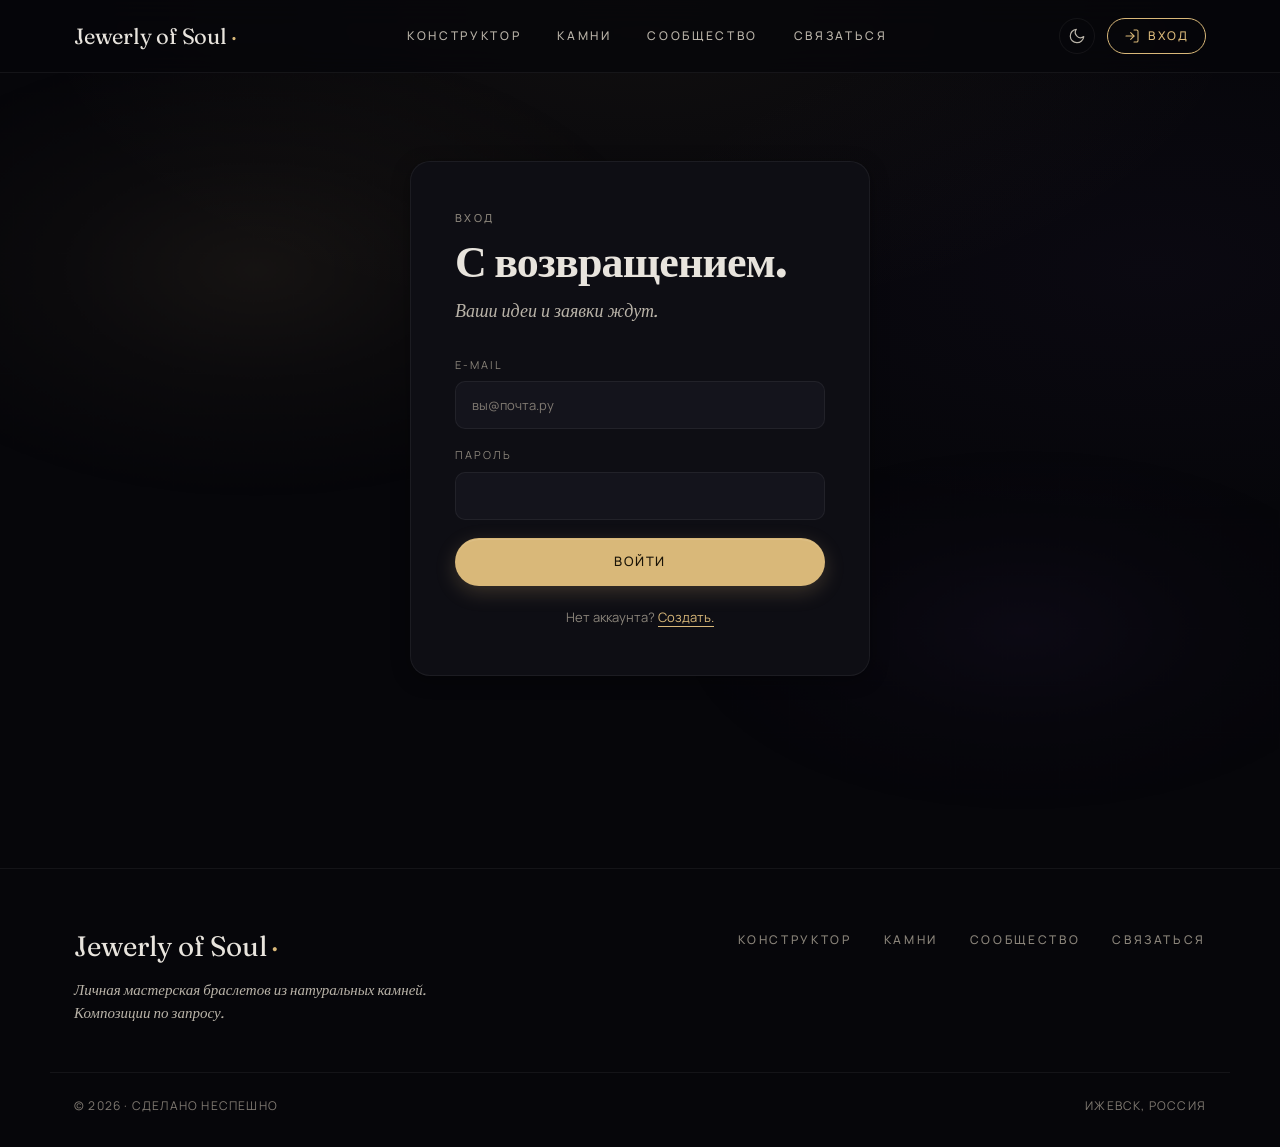
<file: login.html>
<!DOCTYPE html>
<html lang="ru">
<head>
    <meta charset="UTF-8">
    <meta name="viewport" content="width=device-width, initial-scale=1">
    <script>(function(){try{var t=localStorage.getItem("auraline:v1:theme");document.documentElement.setAttribute("data-theme",t==="light"?"light":"dark");}catch(e){document.documentElement.setAttribute("data-theme","dark");}})();</script>
    <title>Вход · Jewerly of Soul</title>

    <link rel="preconnect" href="https://fonts.googleapis.com">
    <link rel="preconnect" href="https://fonts.gstatic.com" crossorigin>
    <link href="https://fonts.googleapis.com/css2?family=Fraunces:ital,opsz,wght@0,9..144,400;0,9..144,500;0,9..144,600;1,9..144,400&family=Manrope:wght@400;500;600;700&display=swap" rel="stylesheet">

    <link rel="icon" type="image/svg+xml" href="assets/favicon.svg">
    <link rel="apple-touch-icon" href="assets/favicon.svg">
    <link rel="manifest" href="manifest.webmanifest">
    <meta name="theme-color" content="#06060A">
    <meta property="og:type" content="website">
    <meta property="og:site_name" content="Jewerly of Soul">
    <meta property="og:image" content="assets/og-image.svg">
    <meta name="twitter:card" content="summary_large_image">
    <meta property="og:title" content="Вход · Jewerly of Soul">
    <meta property="og:description" content="Войти в аккаунт Jewerly of Soul.">
    <meta property="og:locale" content="ru_RU">
    <meta name="twitter:title" content="Вход · Jewerly of Soul">
    <meta name="twitter:description" content="Войти в аккаунт Jewerly of Soul.">
    <link rel="stylesheet" href="styles/base.css">
    <link rel="stylesheet" href="styles/layout.css">
    <link rel="stylesheet" href="styles/components.css">
    <link rel="stylesheet" href="styles/atmosphere.css">
    <link rel="stylesheet" href="styles/pages/auth.css">
</head>
<body data-page="login" data-atmosphere>

    <header id="siteHeader"></header>

    <main class="auth-page">
        <div class="container">
            <div class="auth-card" data-reveal>
                <p class="eyebrow">вход</p>
                <h1 class="h-2">С возвращением.</h1>
                <p class="lead">Ваши идеи и заявки ждут.</p>

                <form id="loginForm" class="auth-form" novalidate>
                    <div>
                        <label class="field-label" for="email">E-mail</label>
                        <input class="field" type="email" id="email" name="email" required autocomplete="email" placeholder="вы@почта.ру">
                    </div>
                    <div>
                        <label class="field-label" for="password">Пароль</label>
                        <input class="field" type="password" id="password" name="password" required autocomplete="current-password">
                    </div>
                    <button type="submit" class="btn btn--primary btn--block">Войти</button>
                    <p class="auth-form__alt">
                        Нет аккаунта? <a href="register.html" class="accent">Создать.</a>
                    </p>
                </form>
            </div>
        </div>
    </main>

    <footer id="siteFooter"></footer>

    <script type="module" src="js/ui/layout.js"></script>
    <script type="module" src="js/pages/login.js"></script>
</body>
</html>
</file>
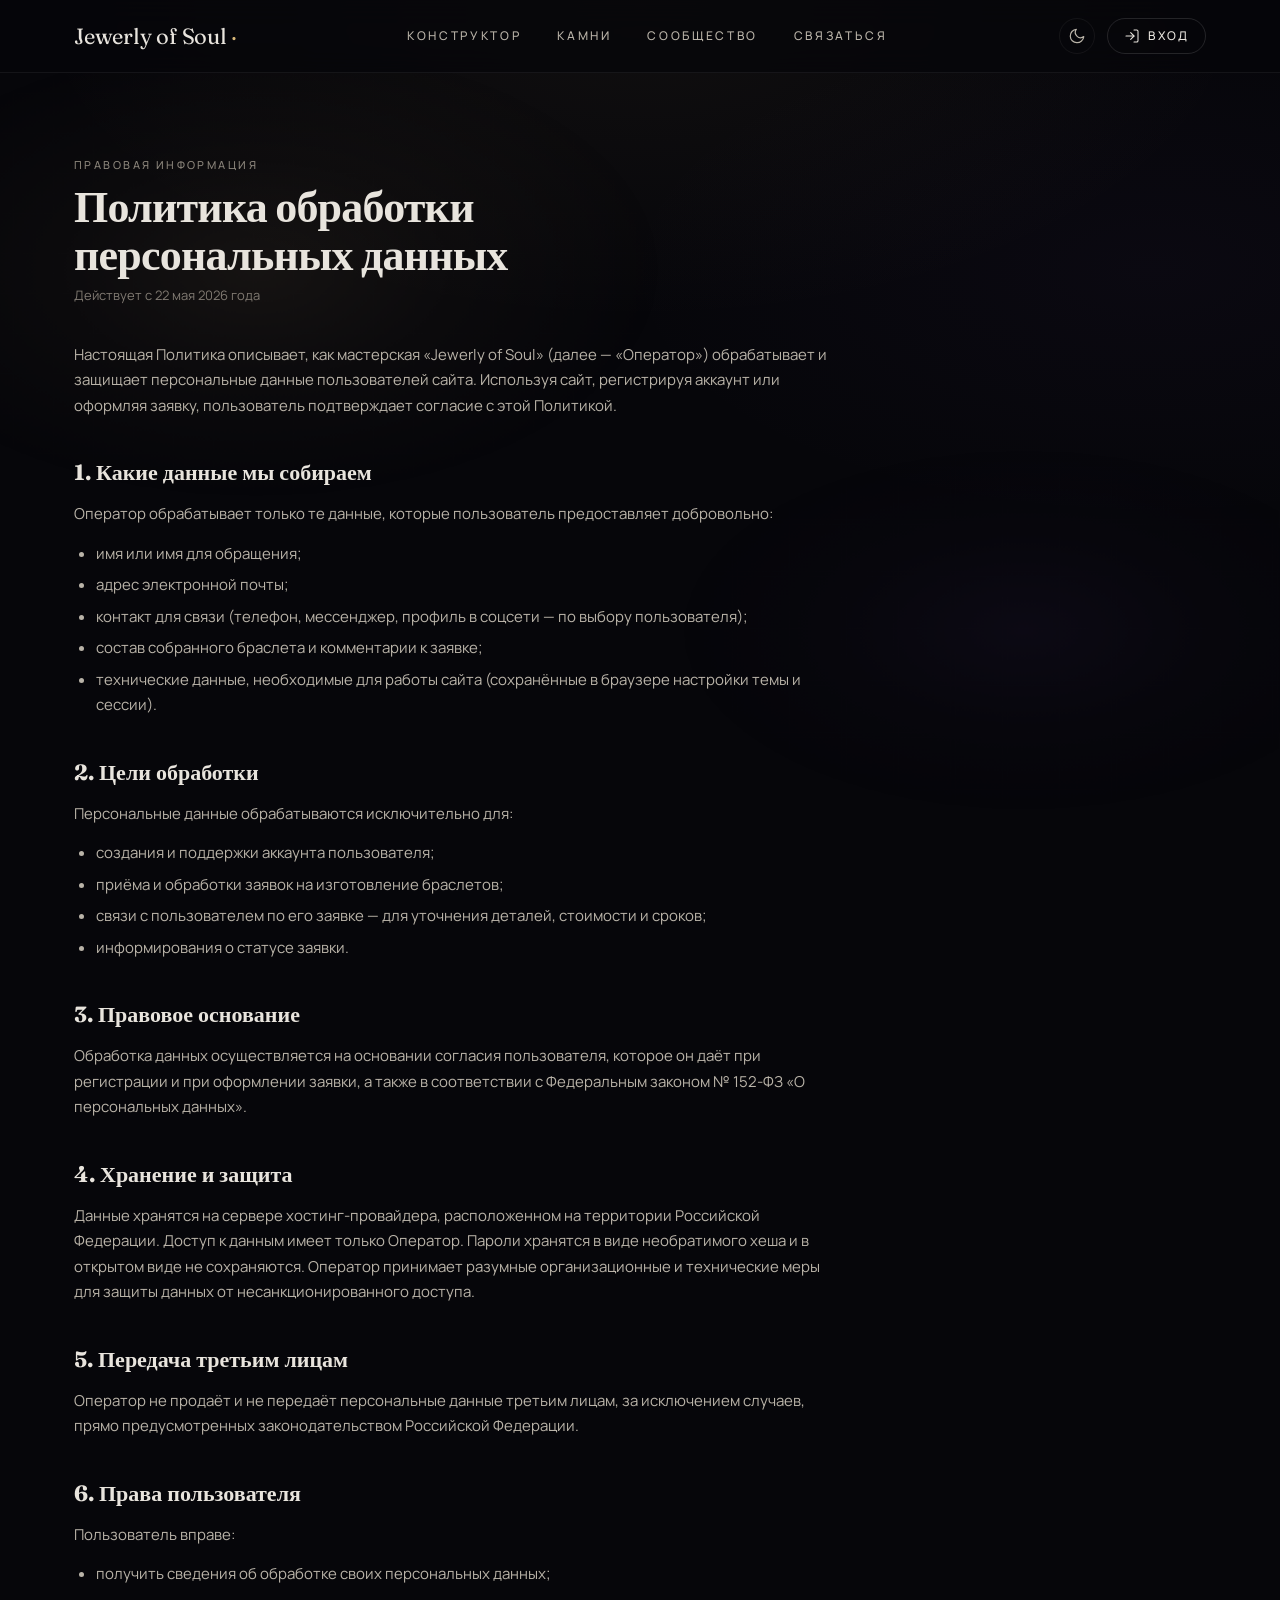
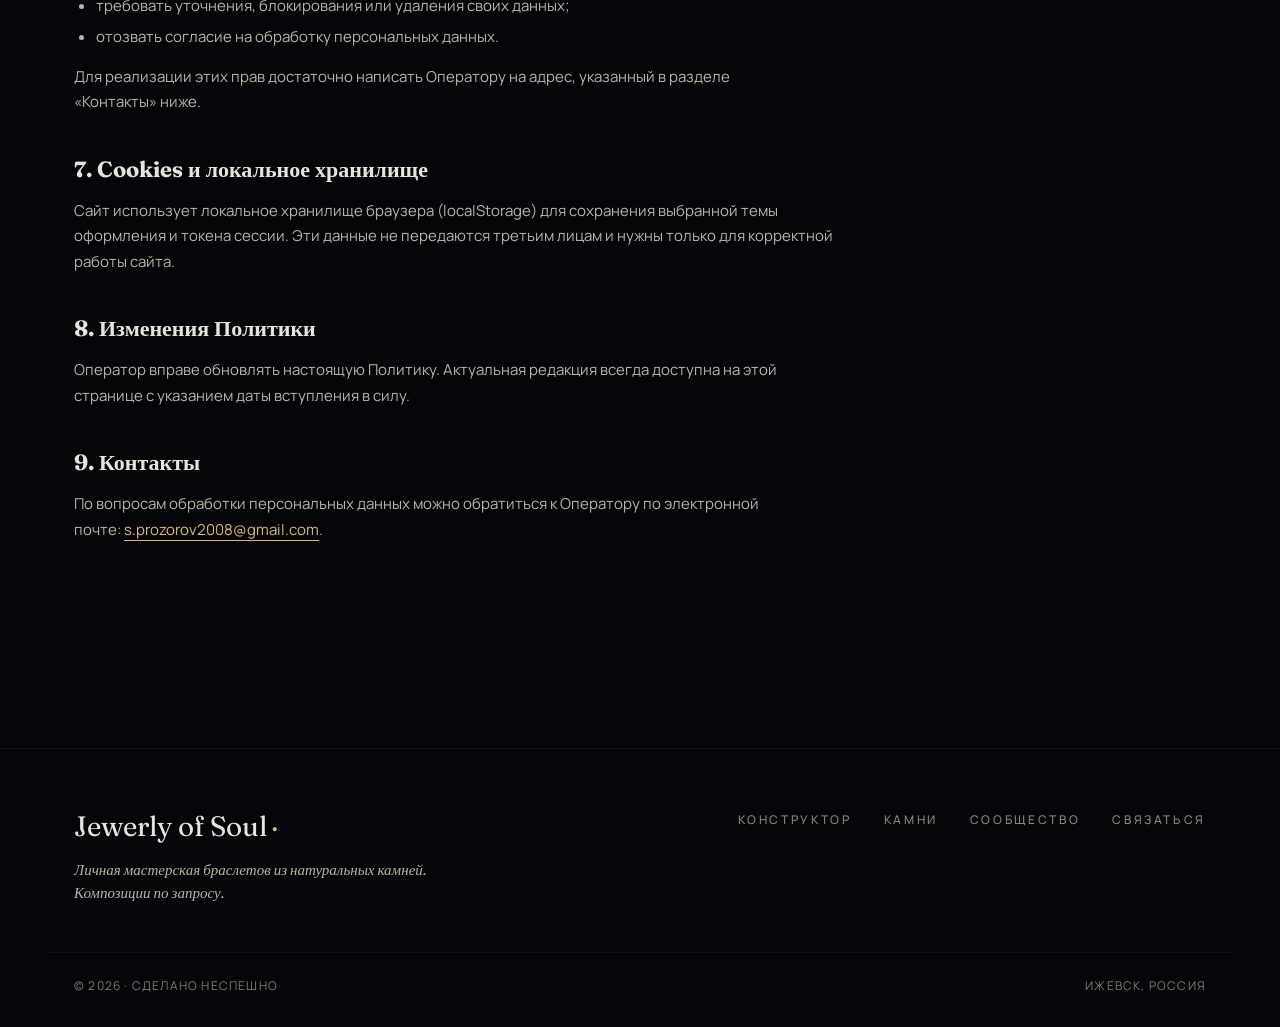
<file: privacy.html>
<!DOCTYPE html>
<html lang="ru">
<head>
    <meta charset="UTF-8">
    <meta name="viewport" content="width=device-width, initial-scale=1">
    <script>(function(){try{var t=localStorage.getItem("auraline:v1:theme");document.documentElement.setAttribute("data-theme",t==="light"?"light":"dark");}catch(e){document.documentElement.setAttribute("data-theme","dark");}})();</script>
    <meta name="description" content="Политика обработки персональных данных сайта Jewerly of Soul.">
    <title>Политика конфиденциальности · Jewerly of Soul</title>

    <link rel="preconnect" href="https://fonts.googleapis.com">
    <link rel="preconnect" href="https://fonts.gstatic.com" crossorigin>
    <link href="https://fonts.googleapis.com/css2?family=Fraunces:ital,opsz,wght@0,9..144,400;0,9..144,500;0,9..144,600;1,9..144,400&family=Manrope:wght@400;500;600;700&display=swap" rel="stylesheet">

    <link rel="icon" type="image/svg+xml" href="assets/favicon.svg">
    <link rel="apple-touch-icon" href="assets/favicon.svg">
    <link rel="manifest" href="manifest.webmanifest">
    <meta name="theme-color" content="#06060A">
    <meta property="og:type" content="website">
    <meta property="og:site_name" content="Jewerly of Soul">
    <meta property="og:title" content="Политика конфиденциальности · Jewerly of Soul">
    <meta property="og:locale" content="ru_RU">
    <link rel="stylesheet" href="styles/base.css">
    <link rel="stylesheet" href="styles/layout.css">
    <link rel="stylesheet" href="styles/components.css">
    <link rel="stylesheet" href="styles/atmosphere.css">
    <link rel="stylesheet" href="styles/pages/legal.css">
</head>
<body data-page="privacy" data-atmosphere>

    <header id="siteHeader"></header>

    <main class="legal-page">
        <div class="container">
            <div class="legal-wrap" data-reveal>
                <p class="eyebrow">правовая информация</p>
                <h1 class="h-2">Политика обработки персональных данных</h1>
                <p class="legal-updated">Действует с 22 мая 2026 года</p>

                <div class="legal-doc">
                    <p>
                        Настоящая Политика описывает, как мастерская «Jewerly of Soul» (далее —
                        «Оператор») обрабатывает и защищает персональные данные пользователей
                        сайта. Используя сайт, регистрируя аккаунт или оформляя заявку,
                        пользователь подтверждает согласие с этой Политикой.
                    </p>

                    <h2>1. Какие данные мы собираем</h2>
                    <p>Оператор обрабатывает только те данные, которые пользователь предоставляет добровольно:</p>
                    <ul>
                        <li>имя или имя для обращения;</li>
                        <li>адрес электронной почты;</li>
                        <li>контакт для связи (телефон, мессенджер, профиль в соцсети — по выбору пользователя);</li>
                        <li>состав собранного браслета и комментарии к заявке;</li>
                        <li>технические данные, необходимые для работы сайта (сохранённые в браузере настройки темы и сессии).</li>
                    </ul>

                    <h2>2. Цели обработки</h2>
                    <p>Персональные данные обрабатываются исключительно для:</p>
                    <ul>
                        <li>создания и поддержки аккаунта пользователя;</li>
                        <li>приёма и обработки заявок на изготовление браслетов;</li>
                        <li>связи с пользователем по его заявке — для уточнения деталей, стоимости и сроков;</li>
                        <li>информирования о статусе заявки.</li>
                    </ul>

                    <h2>3. Правовое основание</h2>
                    <p>
                        Обработка данных осуществляется на основании согласия пользователя,
                        которое он даёт при регистрации и при оформлении заявки, а также в
                        соответствии с Федеральным законом № 152-ФЗ «О персональных данных».
                    </p>

                    <h2>4. Хранение и защита</h2>
                    <p>
                        Данные хранятся на сервере хостинг-провайдера, расположенном на
                        территории Российской Федерации. Доступ к данным имеет только Оператор.
                        Пароли хранятся в виде необратимого хеша и в открытом виде не сохраняются.
                        Оператор принимает разумные организационные и технические меры для
                        защиты данных от несанкционированного доступа.
                    </p>

                    <h2>5. Передача третьим лицам</h2>
                    <p>
                        Оператор не продаёт и не передаёт персональные данные третьим лицам,
                        за исключением случаев, прямо предусмотренных законодательством
                        Российской Федерации.
                    </p>

                    <h2>6. Права пользователя</h2>
                    <p>Пользователь вправе:</p>
                    <ul>
                        <li>получить сведения об обработке своих персональных данных;</li>
                        <li>требовать уточнения, блокирования или удаления своих данных;</li>
                        <li>отозвать согласие на обработку персональных данных.</li>
                    </ul>
                    <p>
                        Для реализации этих прав достаточно написать Оператору на адрес,
                        указанный в разделе «Контакты» ниже.
                    </p>

                    <h2>7. Cookies и локальное хранилище</h2>
                    <p>
                        Сайт использует локальное хранилище браузера (localStorage) для
                        сохранения выбранной темы оформления и токена сессии. Эти данные
                        не передаются третьим лицам и нужны только для корректной работы сайта.
                    </p>

                    <h2>8. Изменения Политики</h2>
                    <p>
                        Оператор вправе обновлять настоящую Политику. Актуальная редакция
                        всегда доступна на этой странице с указанием даты вступления в силу.
                    </p>

                    <h2>9. Контакты</h2>
                    <p>
                        По вопросам обработки персональных данных можно обратиться к Оператору
                        по электронной почте: <a href="mailto:s.prozorov2008@gmail.com">s.prozorov2008@gmail.com</a>.
                    </p>
                </div>
            </div>
        </div>
    </main>

    <footer id="siteFooter"></footer>

    <script type="module" src="js/ui/layout.js"></script>
</body>
</html>
</file>
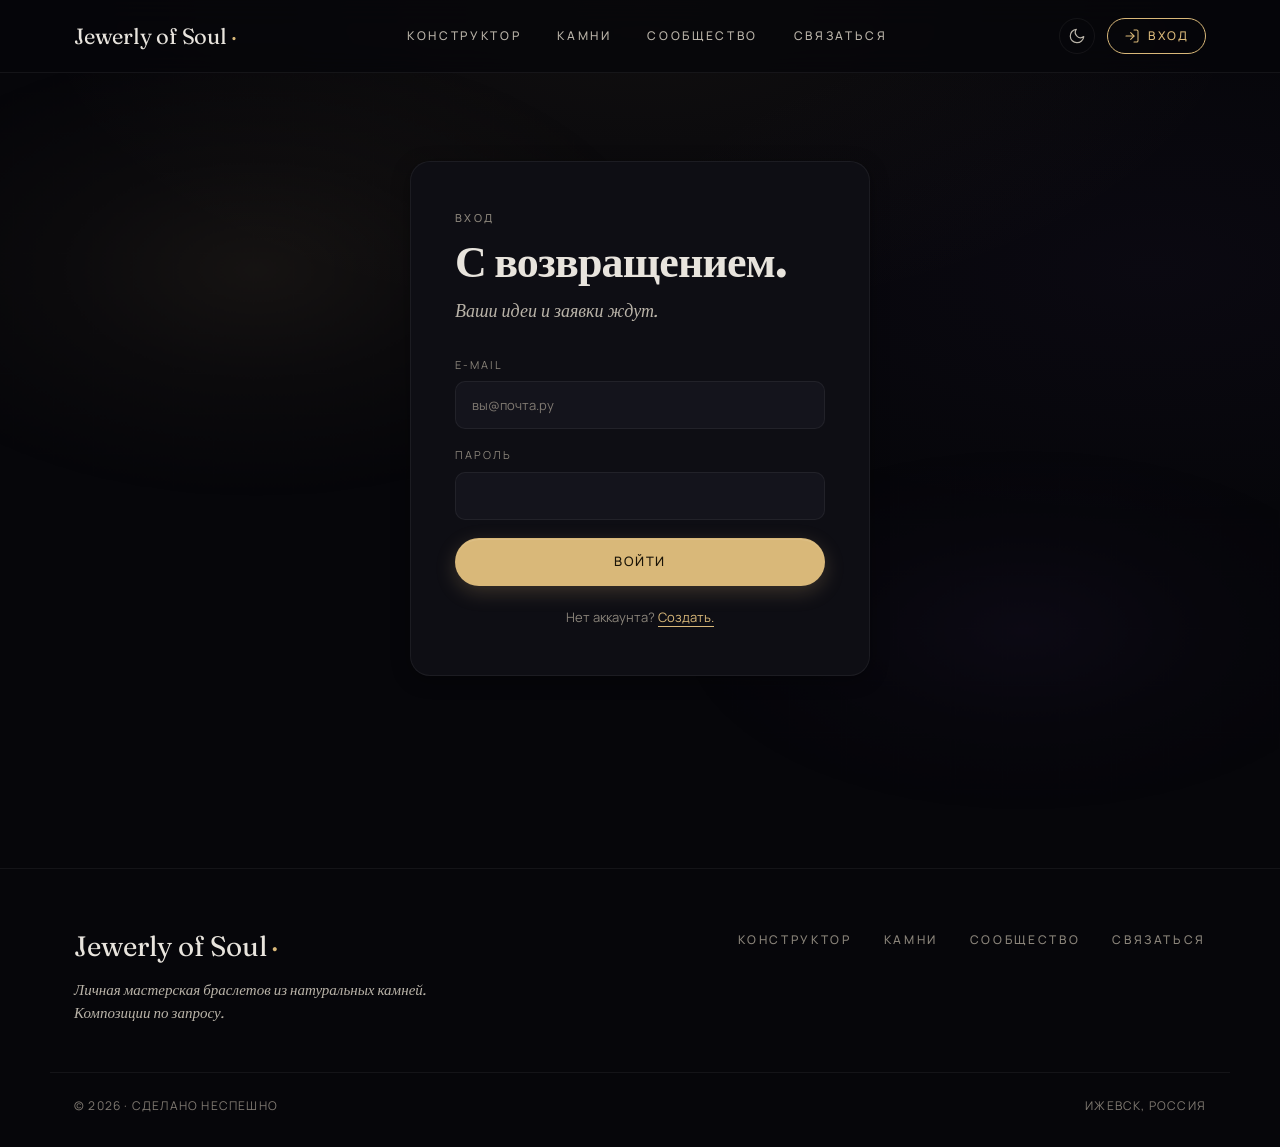
<file: profile.html>
<!DOCTYPE html>
<html lang="ru">
<head>
    <meta charset="UTF-8">
    <meta name="viewport" content="width=device-width, initial-scale=1">
    <script>(function(){try{var t=localStorage.getItem("auraline:v1:theme");document.documentElement.setAttribute("data-theme",t==="light"?"light":"dark");}catch(e){document.documentElement.setAttribute("data-theme","dark");}})();</script>
    <title>Профиль · Jewerly of Soul</title>

    <link rel="preconnect" href="https://fonts.googleapis.com">
    <link rel="preconnect" href="https://fonts.gstatic.com" crossorigin>
    <link href="https://fonts.googleapis.com/css2?family=Fraunces:ital,opsz,wght@0,9..144,400;0,9..144,500;0,9..144,600;1,9..144,400&family=Manrope:wght@400;500;600;700&display=swap" rel="stylesheet">

    <link rel="icon" type="image/svg+xml" href="assets/favicon.svg">
    <link rel="apple-touch-icon" href="assets/favicon.svg">
    <link rel="manifest" href="manifest.webmanifest">
    <meta name="theme-color" content="#06060A">
    <meta property="og:type" content="website">
    <meta property="og:site_name" content="Jewerly of Soul">
    <meta property="og:image" content="assets/og-image.svg">
    <meta name="twitter:card" content="summary_large_image">
    <meta property="og:title" content="Профиль · Jewerly of Soul">
    <meta property="og:description" content="Личный кабинет: мои идеи, избранное, понравившиеся работы.">
    <meta property="og:locale" content="ru_RU">
    <meta name="twitter:title" content="Профиль · Jewerly of Soul">
    <meta name="twitter:description" content="Личный кабинет: мои идеи, избранное, понравившиеся работы.">
    <link rel="stylesheet" href="styles/base.css">
    <link rel="stylesheet" href="styles/layout.css">
    <link rel="stylesheet" href="styles/components.css">
    <link rel="stylesheet" href="styles/atmosphere.css">
    <link rel="stylesheet" href="styles/pages/profile.css">
    <link rel="stylesheet" href="styles/pages/admin.css">
</head>
<body data-page="profile" data-atmosphere>

    <header id="siteHeader"></header>

    <main class="profile-page">
        <div class="container">

            <header class="profile-hero" data-reveal>
                <div class="avatar avatar--xl" id="profileAvatar">…</div>
                <div>
                    <p class="eyebrow">профиль</p>
                    <h1 class="h-2" id="profileName">…</h1>
                    <p class="muted" id="profileMeta">…</p>
                </div>
                <div class="profile-hero__actions">
                    <a href="create-idea.html" class="btn btn--primary btn--sm">
                        <span>Новая идея</span>
                        <span class="btn__arrow">→</span>
                    </a>
                    <button type="button" class="btn btn--ghost btn--sm" id="logoutBtn">
                        <svg class="icon" viewBox="0 0 24 24" width="14" height="14" fill="none" stroke="currentColor" stroke-width="1.6" stroke-linecap="round" stroke-linejoin="round">
                            <path d="M9 21H5a2 2 0 0 1-2-2V5a2 2 0 0 1 2-2h4"/>
                            <path d="M16 17l5-5-5-5M21 12H9"/>
                        </svg>
                        <span>Выйти</span>
                    </button>
                </div>
            </header>

            <nav class="profile-tabs" data-reveal role="tablist">
                <button class="profile-tab is-active" data-tab="my">Мои идеи <span class="profile-tab__count" id="cntMy">0</span></button>
                <button class="profile-tab" data-tab="favorites">Избранные <span class="profile-tab__count" id="cntFav">0</span></button>
                <button class="profile-tab" data-tab="liked">Понравились <span class="profile-tab__count" id="cntLiked">0</span></button>
                <button class="profile-tab" data-tab="orders">Заявки <span class="profile-tab__count" id="cntOrders">0</span></button>
            </nav>

            <div class="profile-content">
                <div id="ideaGrid" class="idea-grid"></div>
                <p class="empty-note is-hidden" id="emptyNote">Пусто. Создайте идею в конструкторе.</p>
            </div>

        </div>
    </main>

    <footer id="siteFooter"></footer>

    <script type="module" src="js/ui/layout.js"></script>
    <script type="module" src="js/pages/profile.js"></script>
</body>
</html>
</file>
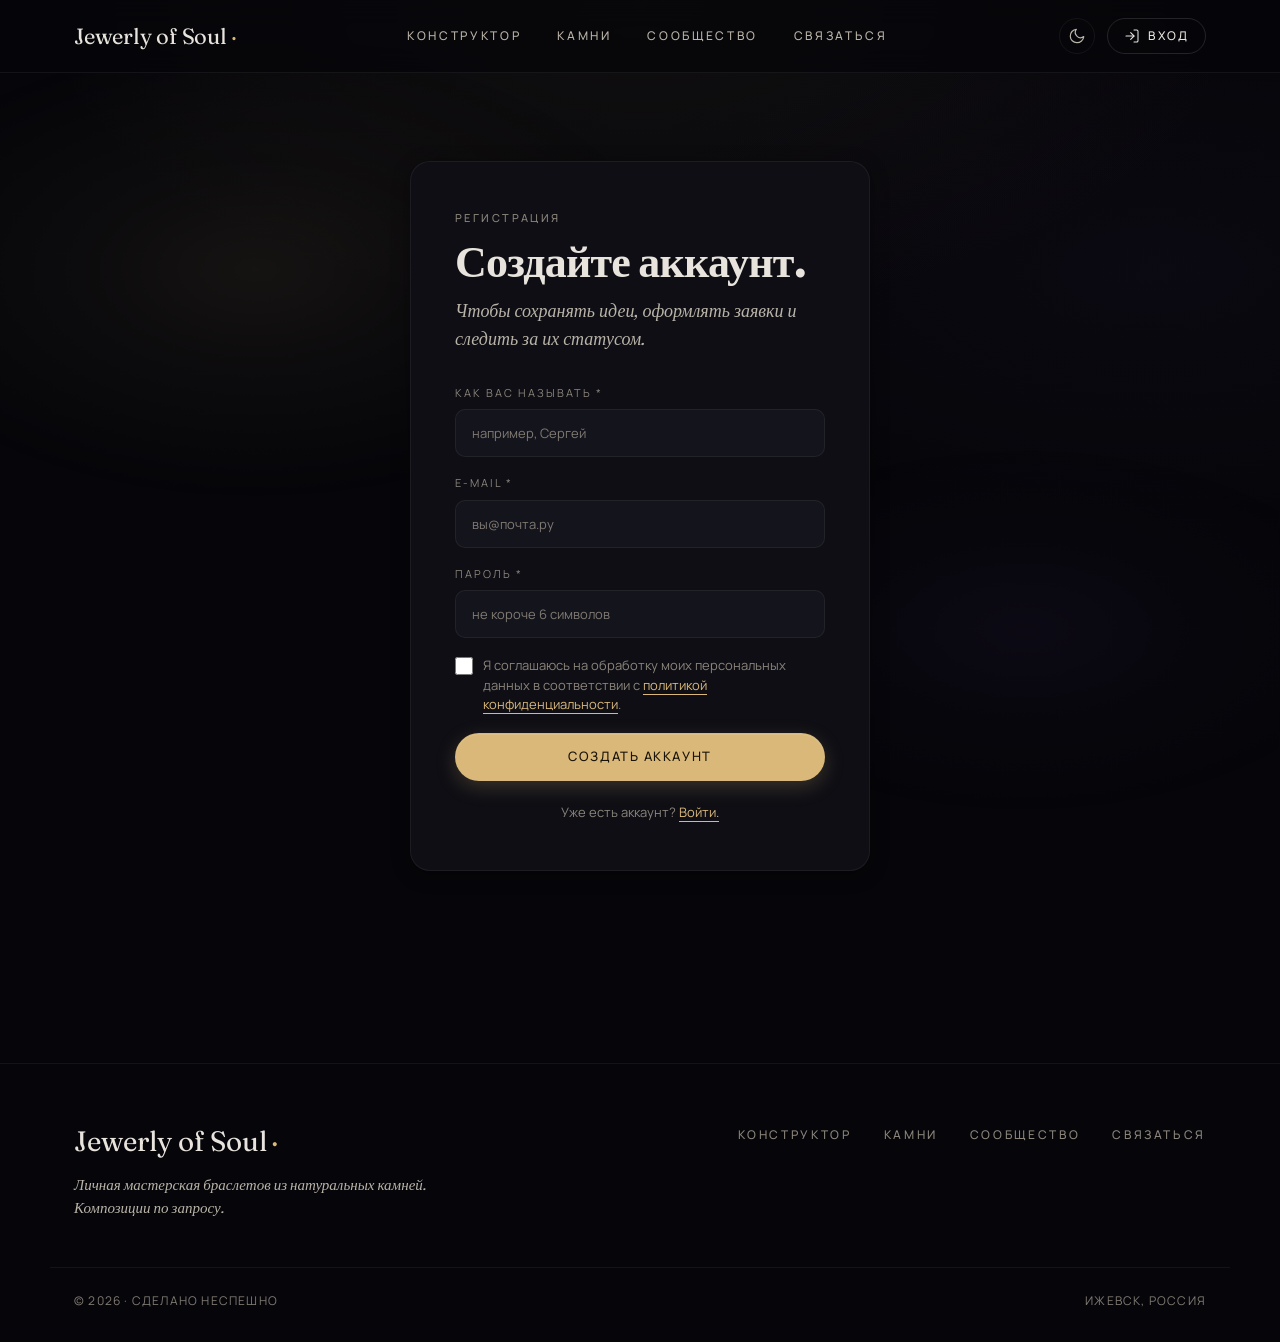
<file: register.html>
<!DOCTYPE html>
<html lang="ru">
<head>
    <meta charset="UTF-8">
    <meta name="viewport" content="width=device-width, initial-scale=1">
    <script>(function(){try{var t=localStorage.getItem("auraline:v1:theme");document.documentElement.setAttribute("data-theme",t==="light"?"light":"dark");}catch(e){document.documentElement.setAttribute("data-theme","dark");}})();</script>
    <title>Регистрация · Jewerly of Soul</title>

    <link rel="preconnect" href="https://fonts.googleapis.com">
    <link rel="preconnect" href="https://fonts.gstatic.com" crossorigin>
    <link href="https://fonts.googleapis.com/css2?family=Fraunces:ital,opsz,wght@0,9..144,400;0,9..144,500;0,9..144,600;1,9..144,400&family=Manrope:wght@400;500;600;700&display=swap" rel="stylesheet">

    <link rel="icon" type="image/svg+xml" href="assets/favicon.svg">
    <link rel="apple-touch-icon" href="assets/favicon.svg">
    <link rel="manifest" href="manifest.webmanifest">
    <meta name="theme-color" content="#06060A">
    <meta property="og:type" content="website">
    <meta property="og:site_name" content="Jewerly of Soul">
    <meta property="og:image" content="assets/og-image.svg">
    <meta name="twitter:card" content="summary_large_image">
    <meta property="og:title" content="Регистрация · Jewerly of Soul">
    <meta property="og:description" content="Создать аккаунт Jewerly of Soul, сохранять идеи браслетов и отслеживать заявки.">
    <meta property="og:locale" content="ru_RU">
    <meta name="twitter:title" content="Регистрация · Jewerly of Soul">
    <meta name="twitter:description" content="Создать аккаунт Jewerly of Soul, сохранять идеи браслетов и отслеживать заявки.">
    <link rel="stylesheet" href="styles/base.css">
    <link rel="stylesheet" href="styles/layout.css">
    <link rel="stylesheet" href="styles/components.css">
    <link rel="stylesheet" href="styles/atmosphere.css">
    <link rel="stylesheet" href="styles/pages/auth.css">
</head>
<body data-page="register" data-atmosphere>

    <header id="siteHeader"></header>

    <main class="auth-page">
        <div class="container">
            <div class="auth-card" data-reveal>
                <p class="eyebrow">регистрация</p>
                <h1 class="h-2">Создайте аккаунт.</h1>
                <p class="lead">Чтобы сохранять идеи, оформлять заявки и следить за их статусом.</p>

                <form id="registerForm" class="auth-form" novalidate>
                    <div>
                        <label class="field-label" for="displayName">Как вас называть *</label>
                        <input class="field" id="displayName" name="displayName" required placeholder="например, Сергей">
                    </div>
                    <div>
                        <label class="field-label" for="email">E-mail *</label>
                        <input class="field" type="email" id="email" name="email" required autocomplete="email" placeholder="вы@почта.ру">
                    </div>
                    <div>
                        <label class="field-label" for="password">Пароль *</label>
                        <input class="field" type="password" id="password" name="password" required autocomplete="new-password" placeholder="не короче 6 символов">
                    </div>
                    <label class="auth-consent">
                        <input type="checkbox" id="consent" name="consent" required>
                        <span>Я соглашаюсь на обработку моих персональных данных в соответствии с <a href="privacy.html" class="accent" target="_blank" rel="noopener">политикой конфиденциальности</a>.</span>
                    </label>
                    <div style="position:absolute;left:-9999px;width:1px;height:1px;overflow:hidden" aria-hidden="true">
                        <label>Не заполняйте это поле
                            <input type="text" id="hp" name="hp" tabindex="-1" autocomplete="off"></label>
                    </div>
                    <button type="submit" class="btn btn--primary btn--block">Создать аккаунт</button>
                    <p class="auth-form__alt">
                        Уже есть аккаунт? <a href="login.html" class="accent">Войти.</a>
                    </p>
                </form>
            </div>
        </div>
    </main>

    <footer id="siteFooter"></footer>

    <script type="module" src="js/ui/layout.js"></script>
    <script type="module" src="js/pages/register.js"></script>
</body>
</html>
</file>
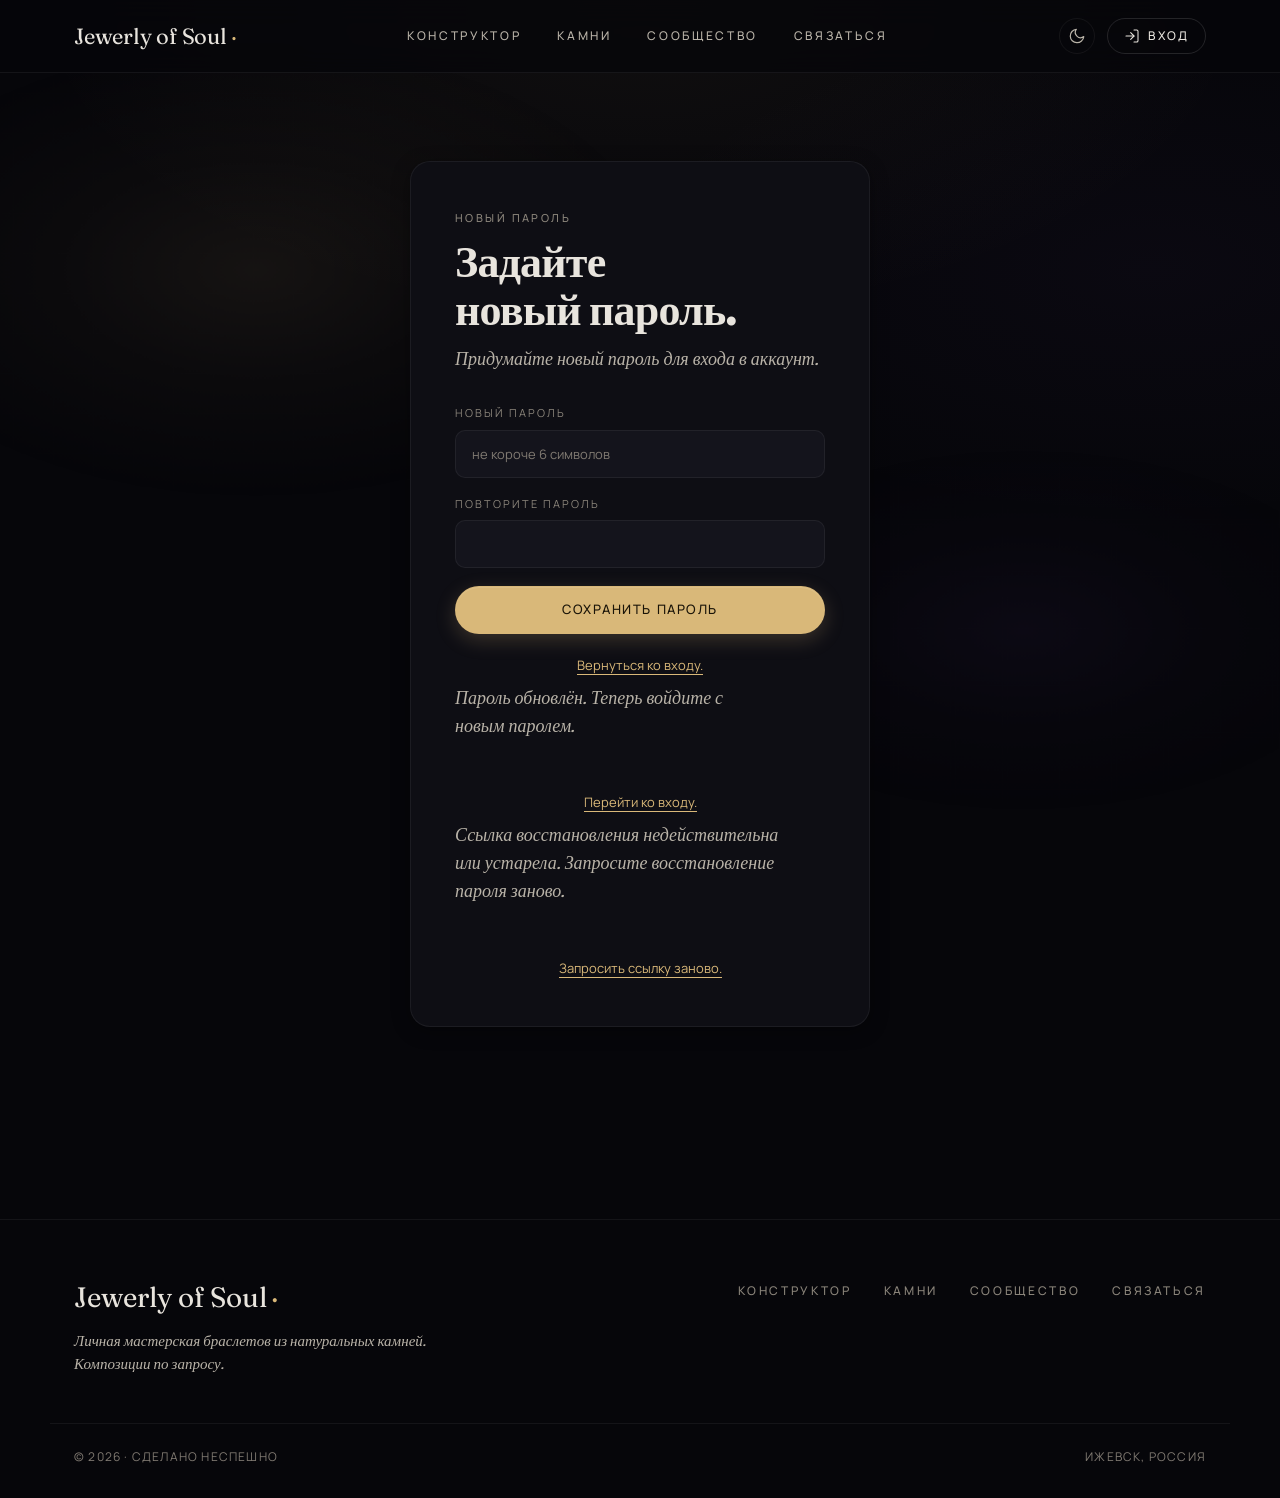
<file: reset-password.html>
<!DOCTYPE html>
<html lang="ru">
<head>
    <meta charset="UTF-8">
    <meta name="viewport" content="width=device-width, initial-scale=1">
    <script>(function(){try{var t=localStorage.getItem("auraline:v1:theme");document.documentElement.setAttribute("data-theme",t==="light"?"light":"dark");}catch(e){document.documentElement.setAttribute("data-theme","dark");}})();</script>
    <title>Новый пароль · Jewerly of Soul</title>

    <link rel="preconnect" href="https://fonts.googleapis.com">
    <link rel="preconnect" href="https://fonts.gstatic.com" crossorigin>
    <link href="https://fonts.googleapis.com/css2?family=Fraunces:ital,opsz,wght@0,9..144,400;0,9..144,500;0,9..144,600;1,9..144,400&family=Manrope:wght@400;500;600;700&display=swap" rel="stylesheet">

    <link rel="icon" type="image/svg+xml" href="assets/favicon.svg">
    <link rel="apple-touch-icon" href="assets/favicon.svg">
    <link rel="manifest" href="manifest.webmanifest">
    <meta name="theme-color" content="#06060A">
    <meta name="robots" content="noindex">
    <meta property="og:type" content="website">
    <meta property="og:site_name" content="Jewerly of Soul">
    <meta property="og:title" content="Новый пароль · Jewerly of Soul">
    <meta property="og:description" content="Установка нового пароля для аккаунта Jewerly of Soul.">
    <meta property="og:locale" content="ru_RU">
    <link rel="stylesheet" href="styles/base.css">
    <link rel="stylesheet" href="styles/layout.css">
    <link rel="stylesheet" href="styles/components.css">
    <link rel="stylesheet" href="styles/atmosphere.css">
    <link rel="stylesheet" href="styles/pages/auth.css">
</head>
<body data-page="reset-password" data-atmosphere>

    <header id="siteHeader"></header>

    <main class="auth-page">
        <div class="container">
            <div class="auth-card" data-reveal>
                <p class="eyebrow">новый пароль</p>
                <h1 class="h-2">Задайте новый пароль.</h1>
                <p class="lead">Придумайте новый пароль для входа в аккаунт.</p>

                <form id="resetForm" class="auth-form" novalidate>
                    <div>
                        <label class="field-label" for="password">Новый пароль</label>
                        <input class="field" type="password" id="password" name="password" required autocomplete="new-password" placeholder="не короче 6 символов">
                    </div>
                    <div>
                        <label class="field-label" for="password2">Повторите пароль</label>
                        <input class="field" type="password" id="password2" name="password2" required autocomplete="new-password">
                    </div>
                    <button type="submit" class="btn btn--primary btn--block">Сохранить пароль</button>
                    <p class="auth-form__alt">
                        <a href="login.html" class="accent">Вернуться ко входу.</a>
                    </p>
                </form>

                <div id="resetDone" class="auth-form" hidden>
                    <p class="lead" style="margin-top:8px">
                        Пароль обновлён. Теперь войдите с новым паролем.
                    </p>
                    <p class="auth-form__alt">
                        <a href="login.html" class="accent">Перейти ко входу.</a>
                    </p>
                </div>

                <div id="resetBad" class="auth-form" hidden>
                    <p class="lead" style="margin-top:8px">
                        Ссылка восстановления недействительна или устарела.
                        Запросите восстановление пароля заново.
                    </p>
                    <p class="auth-form__alt">
                        <a href="forgot-password.html" class="accent">Запросить ссылку заново.</a>
                    </p>
                </div>
            </div>
        </div>
    </main>

    <footer id="siteFooter"></footer>

    <script type="module" src="js/ui/layout.js"></script>
    <script type="module" src="js/pages/reset-password.js"></script>
</body>
</html>
</file>
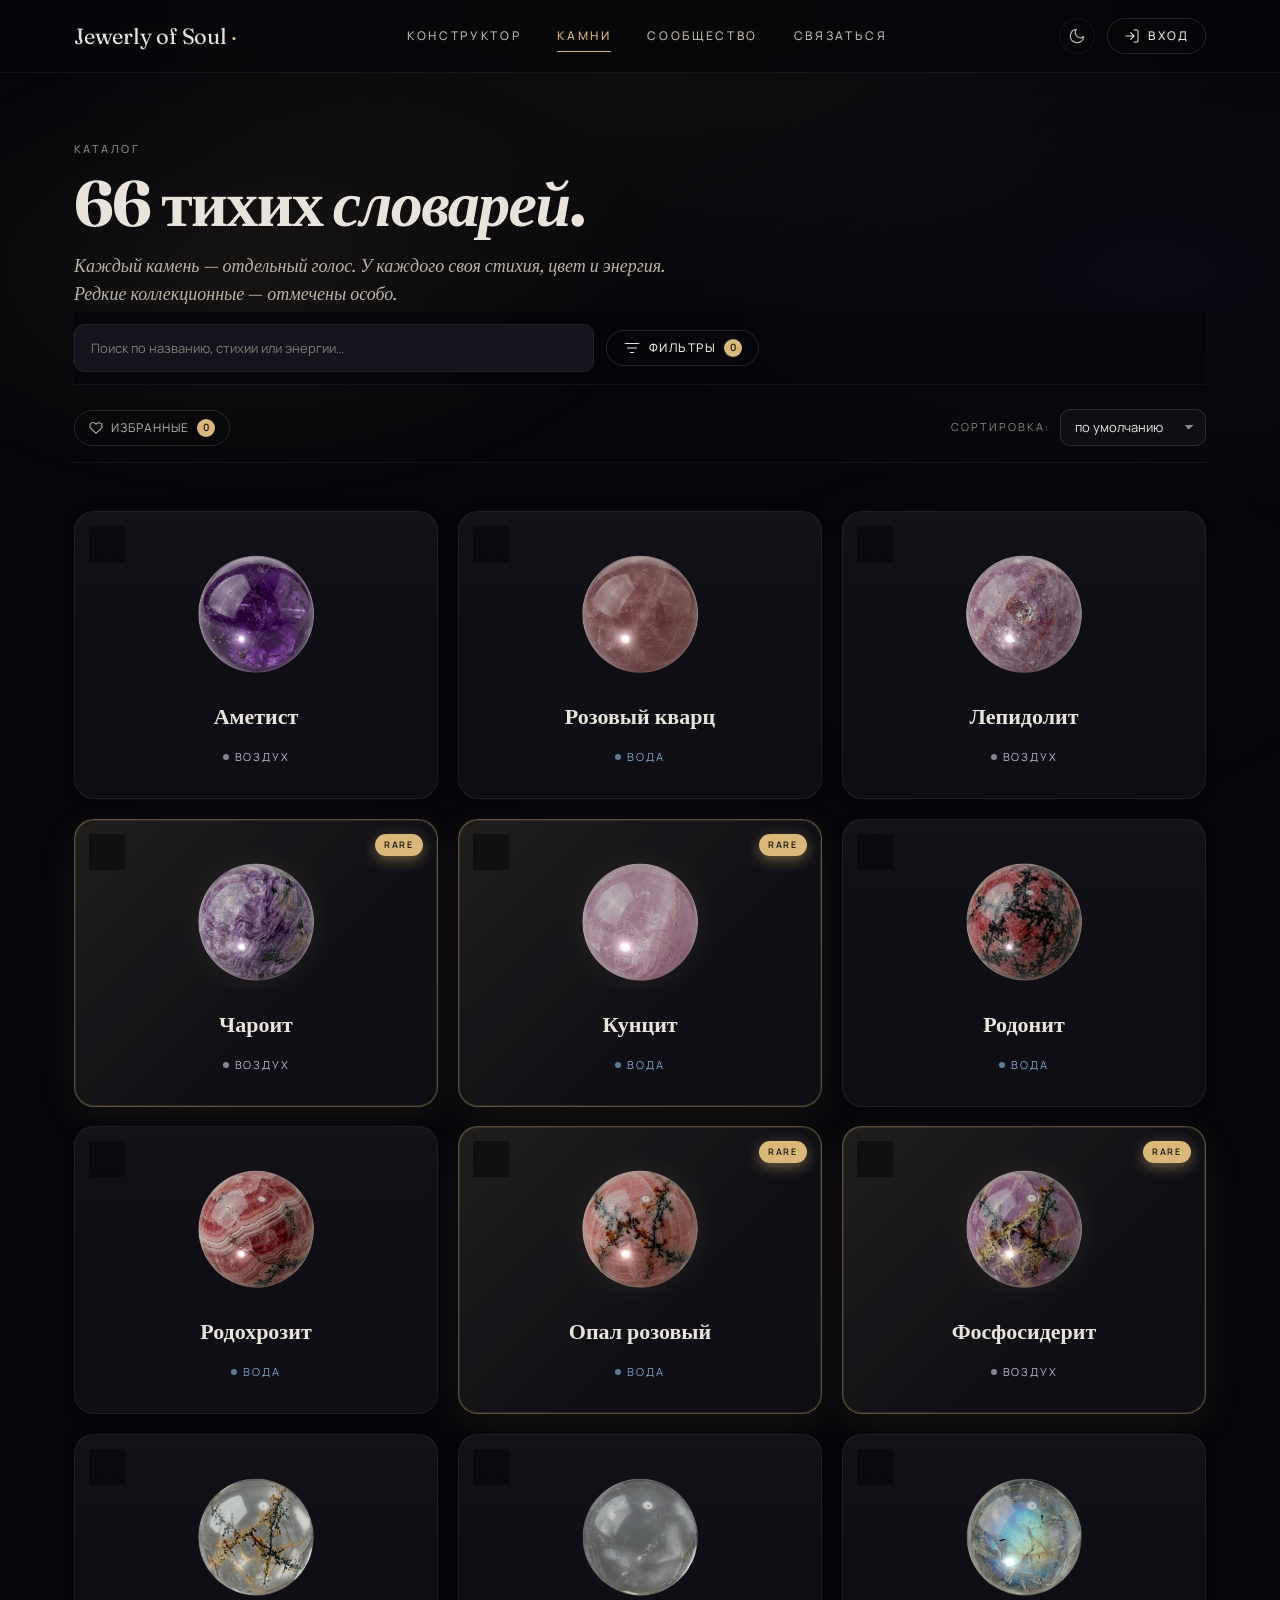
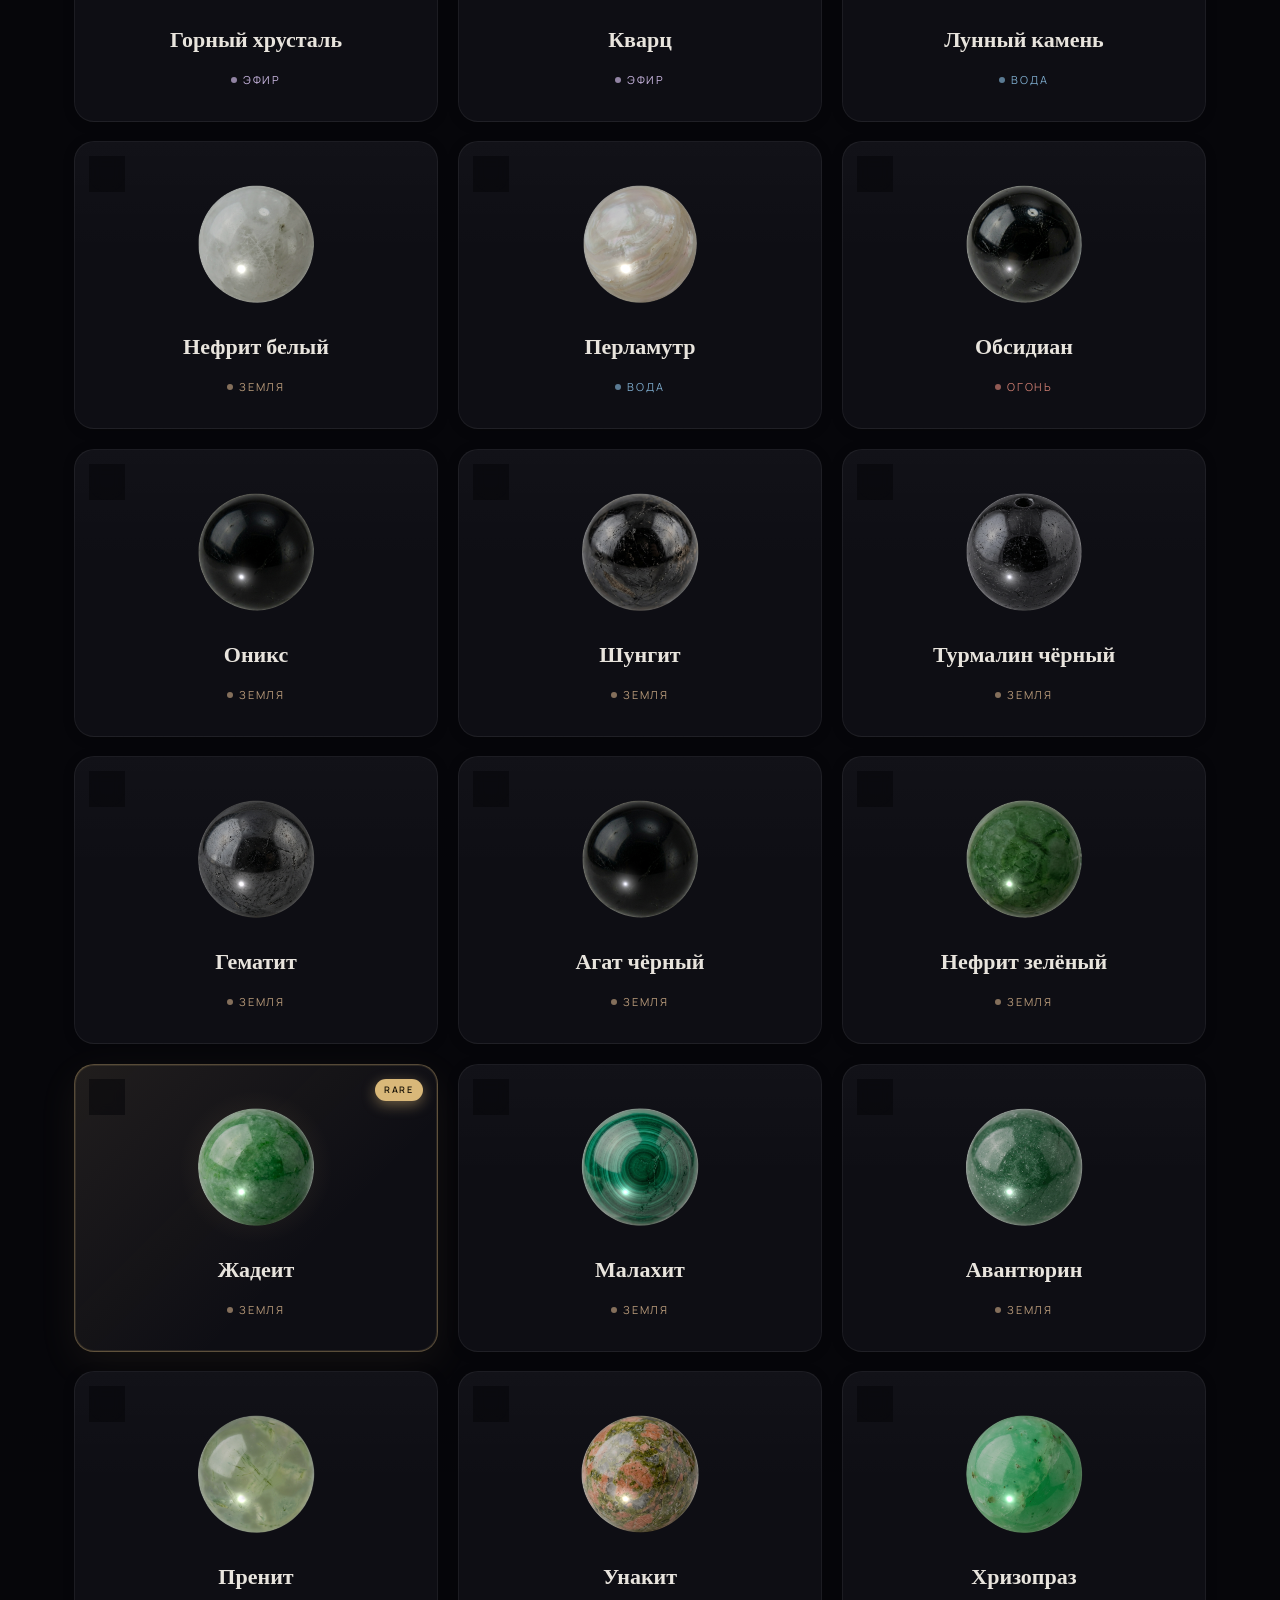
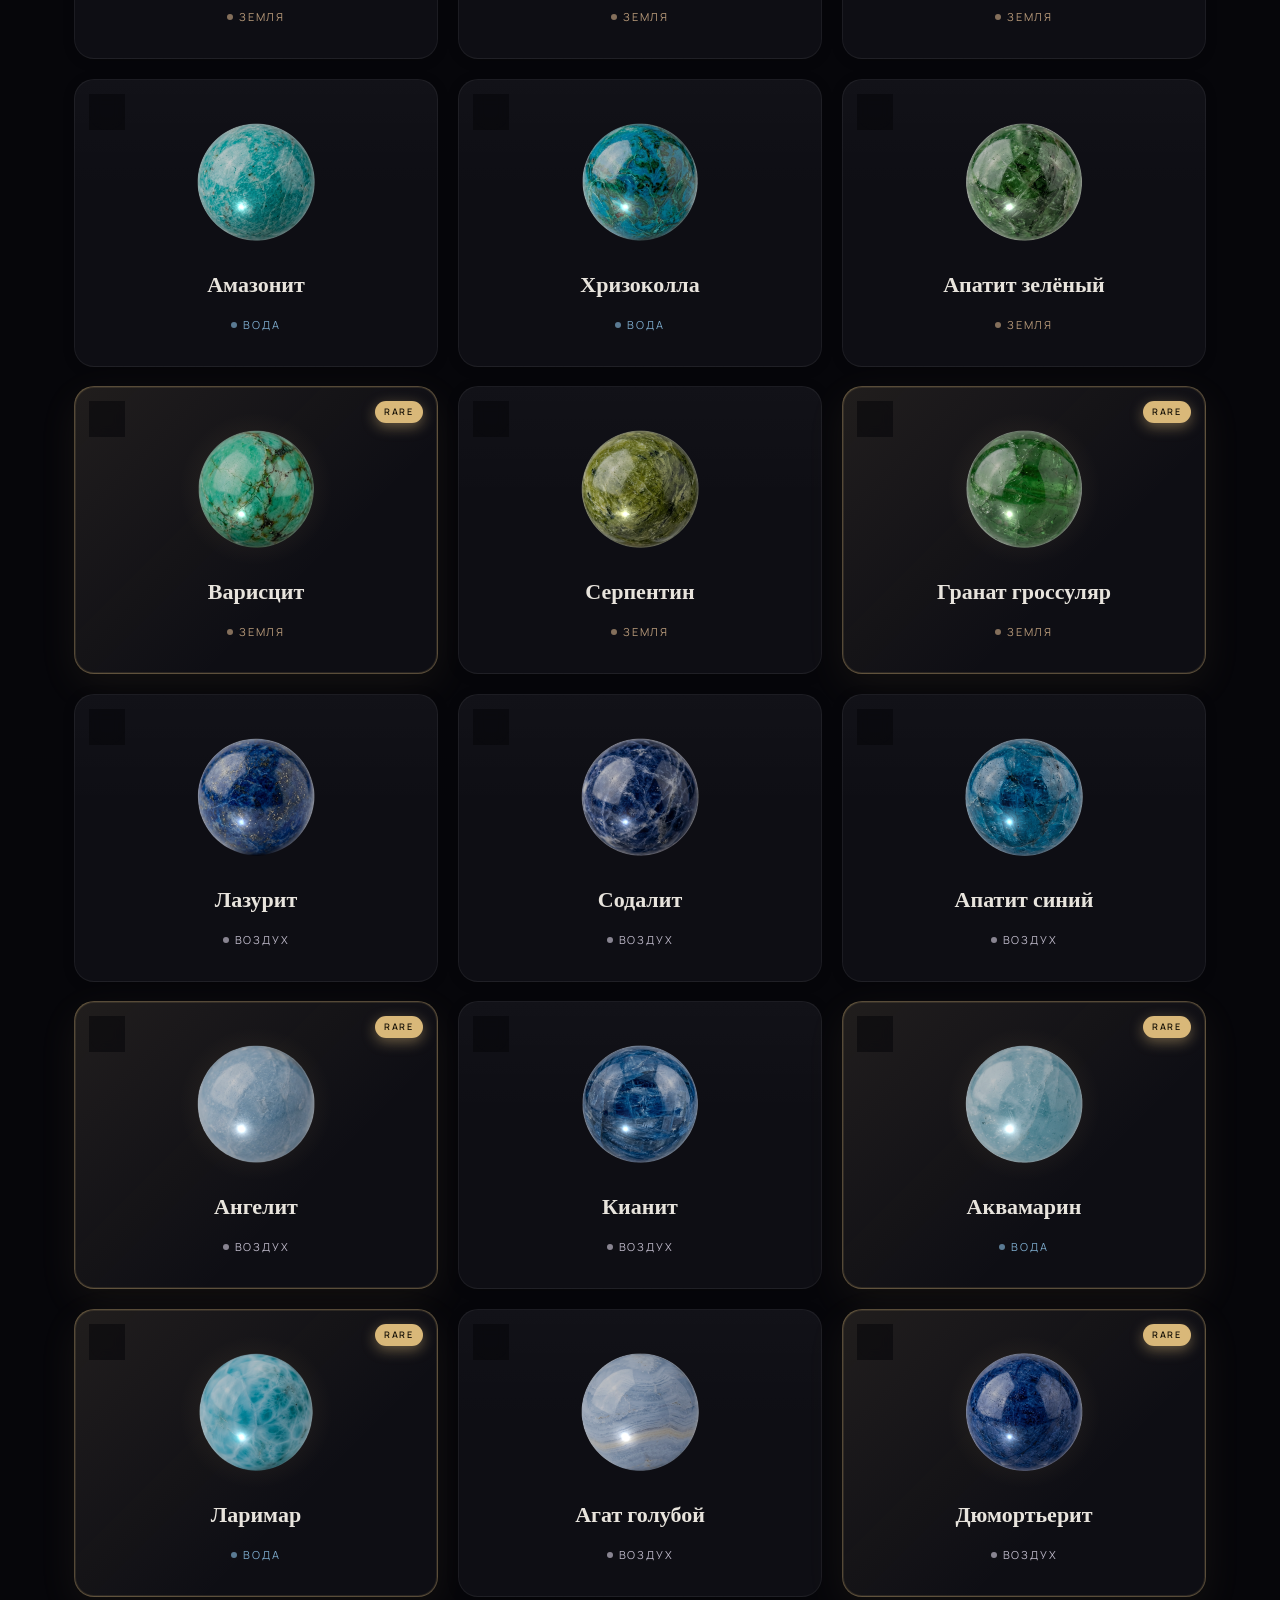
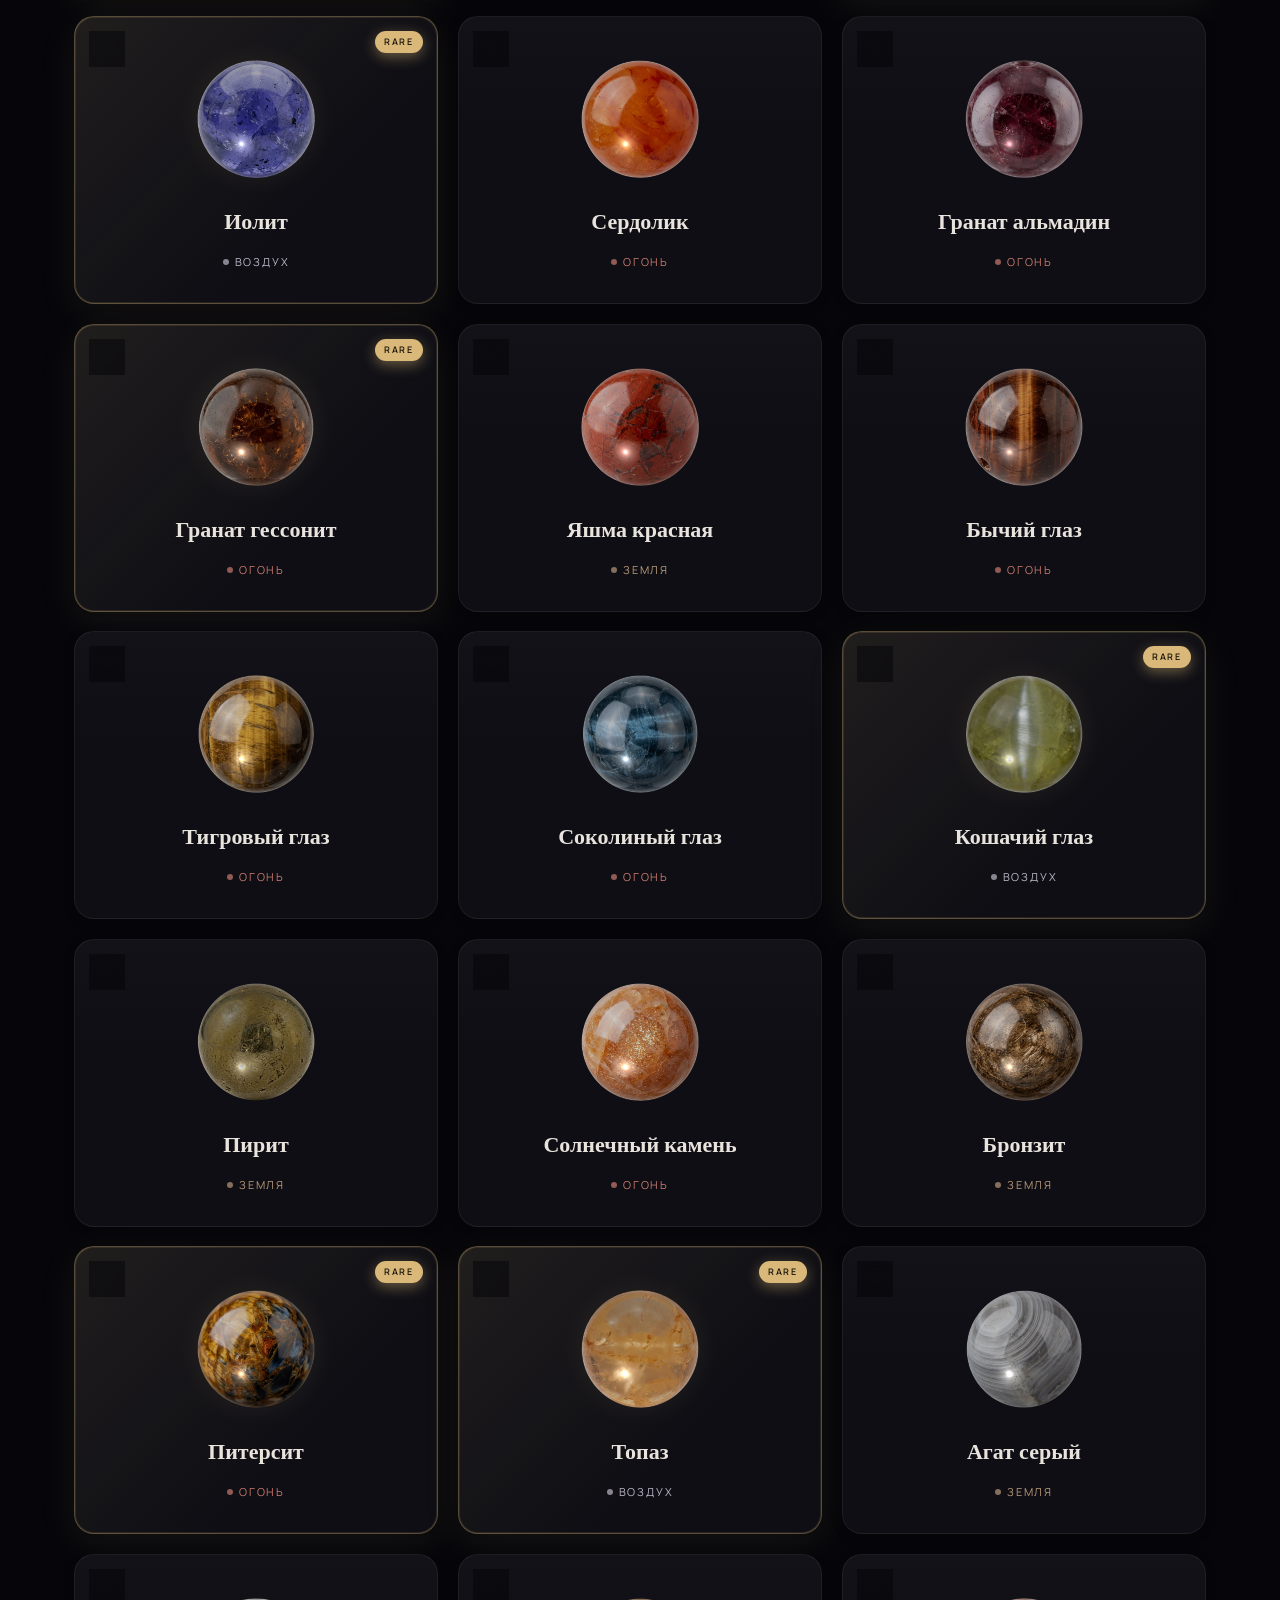
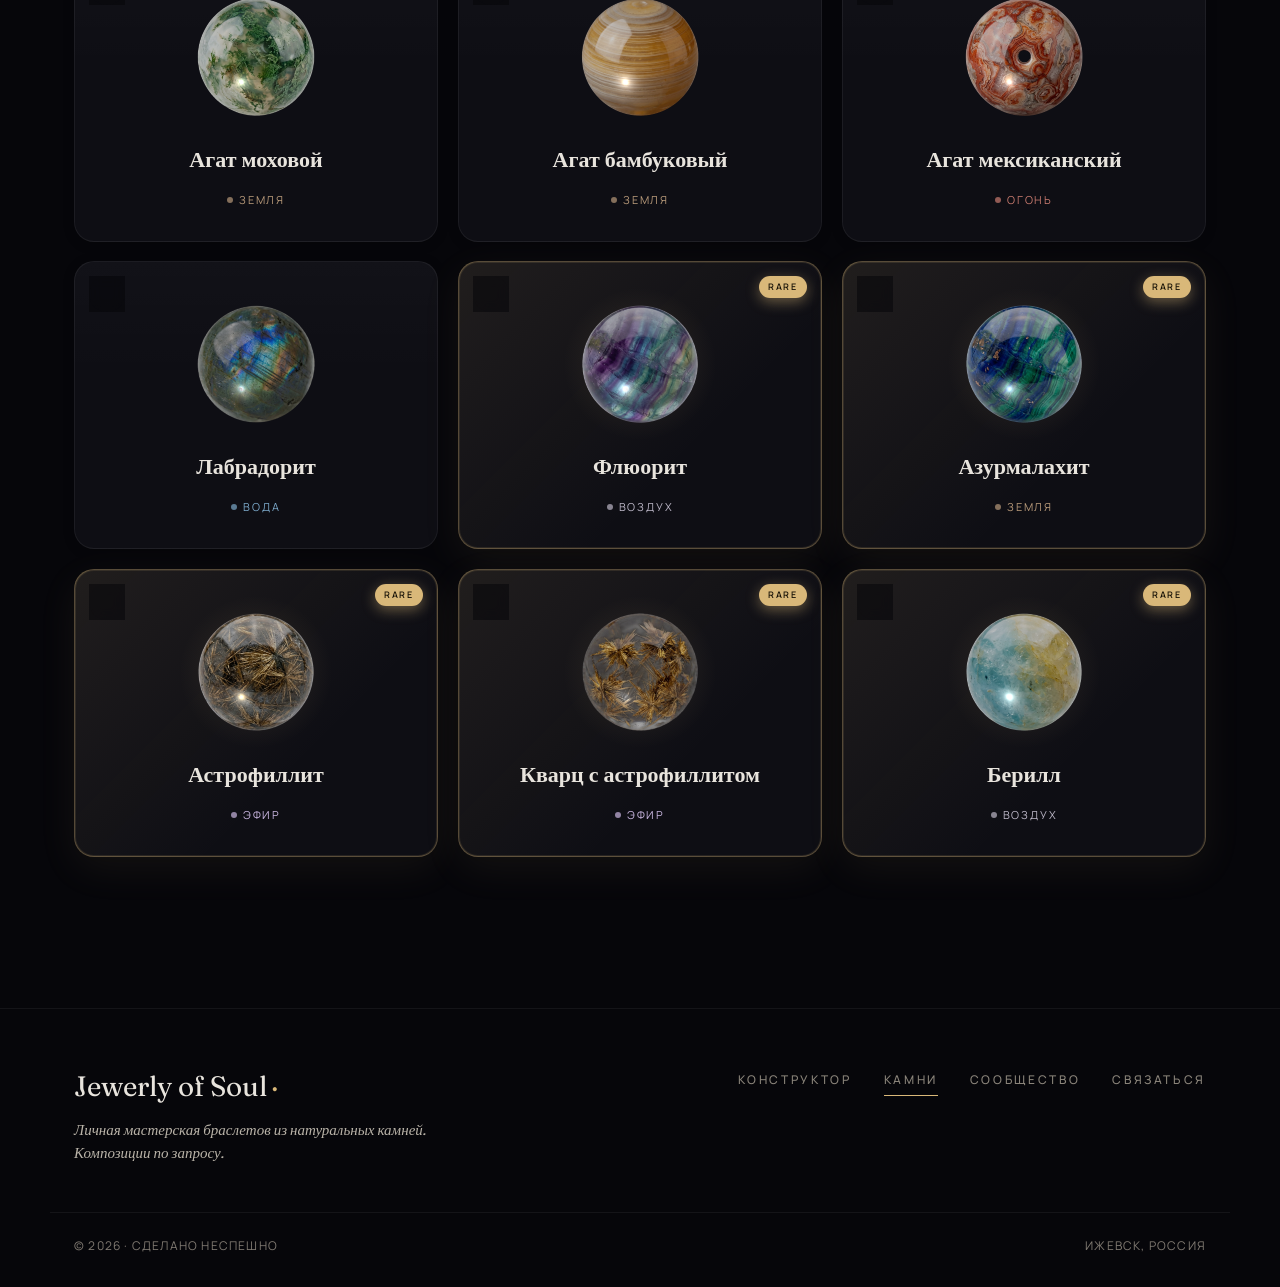
<file: stones.html>
<!DOCTYPE html>
<html lang="ru">
<head>
    <meta charset="UTF-8">
    <meta name="viewport" content="width=device-width, initial-scale=1">
    <script>(function(){try{var t=localStorage.getItem("auraline:v1:theme");document.documentElement.setAttribute("data-theme",t==="light"?"light":"dark");}catch(e){document.documentElement.setAttribute("data-theme","dark");}})();</script>
    <meta name="description" content="Каталог камней Jewerly of Soul — 66 натуральных минералов с описанием стихии, энергии и редкости.">
    <title>Камни · Jewerly of Soul</title>

    <link rel="preconnect" href="https://fonts.googleapis.com">
    <link rel="preconnect" href="https://fonts.gstatic.com" crossorigin>
    <link href="https://fonts.googleapis.com/css2?family=Fraunces:ital,opsz,wght@0,9..144,400;0,9..144,500;0,9..144,600;1,9..144,400&family=Manrope:wght@400;500;600;700&display=swap" rel="stylesheet">

    <link rel="icon" type="image/svg+xml" href="assets/favicon.svg">
    <link rel="apple-touch-icon" href="assets/favicon.svg">
    <link rel="manifest" href="manifest.webmanifest">
    <meta name="theme-color" content="#06060A">
    <meta property="og:type" content="website">
    <meta property="og:site_name" content="Jewerly of Soul">
    <meta property="og:image" content="assets/og-image.svg">
    <meta name="twitter:card" content="summary_large_image">
    <meta property="og:title" content="Каталог 66 камней · Jewerly of Soul">
    <meta property="og:description" content="66 натуральных полудрагоценных камней с фотореалистичным WebGL-рендером. Фильтры: стихия, цвет, энергия, редкость.">
    <meta property="og:locale" content="ru_RU">
    <meta name="twitter:title" content="Каталог 66 камней · Jewerly of Soul">
    <meta name="twitter:description" content="66 натуральных полудрагоценных камней с фотореалистичным WebGL-рендером. Фильтры: стихия, цвет, энергия, редкость.">
    <link rel="stylesheet" href="styles/base.css">
    <link rel="stylesheet" href="styles/layout.css">
    <link rel="stylesheet" href="styles/components.css">
    <link rel="stylesheet" href="styles/atmosphere.css">
    <link rel="stylesheet" href="styles/pages/stones.css">
</head>
<body data-page="stones" data-atmosphere>

    <header id="siteHeader"></header>

    <main class="stones-page">
        <div class="container">

            <header class="page-hero" data-reveal>
                <p class="eyebrow">каталог</p>
                <h1 class="h-1"><span id="stoneCount">…</span> тихих <em>словарей</em>.</h1>
                <p class="lead">Каждый камень — отдельный голос. У каждого своя стихия, цвет и энергия. Редкие коллекционные — отмечены особо.</p>
            </header>

            <!-- Sticky-полоса: поиск + кнопка фильтров + счётчик активных -->
            <div class="filter-bar" id="filterBar">
                <input type="search" id="stoneSearch" class="field filter-bar__search" placeholder="Поиск по названию, стихии или энергии…">
                <button type="button" class="btn btn--ghost btn--sm filter-bar__toggle" id="filterToggle"
                        aria-expanded="false" aria-controls="filterPanel">
                    <svg class="icon" viewBox="0 0 24 24" width="14" height="14"><path d="M3 6h18M6 12h12M10 18h4"/></svg>
                    <span>Фильтры</span>
                    <span class="filter-bar__count" id="filterCount" hidden>0</span>
                </button>
                <button type="button" class="filter-bar__clear" id="filterClear" hidden>Очистить</button>
            </div>

            <!-- Раскрываемая панель: 4 группы фильтров -->
            <div class="filter-panel" id="filterPanel" hidden>
                <div class="filter-row">
                    <span class="filter-row__label">стихия</span>
                    <div class="filter-chips" id="elementFilters" role="group" aria-label="фильтр по стихиям">
                        <button class="chip is-active" data-element="all">Все</button>
                        <button class="chip" data-el="земля"  data-element="земля"><span class="chip__icon"></span>земля</button>
                        <button class="chip" data-el="вода"   data-element="вода"><span class="chip__icon"></span>вода</button>
                        <button class="chip" data-el="огонь"  data-element="огонь"><span class="chip__icon"></span>огонь</button>
                        <button class="chip" data-el="воздух" data-element="воздух"><span class="chip__icon"></span>воздух</button>
                        <button class="chip" data-el="эфир"   data-element="эфир"><span class="chip__icon"></span>эфир</button>
                    </div>
                </div>

                <div class="filter-row">
                    <span class="filter-row__label">цвет</span>
                    <div class="filter-chips" id="colorFilters" role="group" aria-label="фильтр по цветам">
                        <button class="chip is-active" data-color="all">Все</button>
                        <button class="chip color-chip" data-color="черные"     style="--swatch:#15151A">чёрные</button>
                        <button class="chip color-chip" data-color="белые"      style="--swatch:#E8E4DD">белые</button>
                        <button class="chip color-chip" data-color="прозрачные" style="--swatch:#C0CDE0">прозрачные</button>
                        <button class="chip color-chip" data-color="зеленые"    style="--swatch:#4D9B73">зелёные</button>
                        <button class="chip color-chip" data-color="синие"      style="--swatch:#1F3A8A">синие</button>
                        <button class="chip color-chip" data-color="голубые"    style="--swatch:#7BA8C9">голубые</button>
                        <button class="chip color-chip" data-color="красные"    style="--swatch:#B14924">красные</button>
                        <button class="chip color-chip" data-color="оранжевые"  style="--swatch:#D08A48">оранжевые</button>
                        <button class="chip color-chip" data-color="розовые"    style="--swatch:#E5AEC2">розовые</button>
                        <button class="chip color-chip" data-color="фиолетовые" style="--swatch:#7B5BA0">фиолетовые</button>
                        <button class="chip color-chip" data-color="золотые"    style="--swatch:#D9B879">золотые</button>
                        <button class="chip color-chip" data-color="коричневые" style="--swatch:#6E4A2E">коричневые</button>
                    </div>
                </div>

                <div class="filter-row">
                    <span class="filter-row__label">энергия</span>
                    <div class="filter-chips" id="energyFilters" role="group" aria-label="фильтр по энергии">
                        <button class="chip is-active" data-energy="all">Все</button>
                        <button class="chip" data-energy="любовь">любовь</button>
                        <button class="chip" data-energy="защита">защита</button>
                        <button class="chip" data-energy="деньги">деньги</button>
                        <button class="chip" data-energy="уверенность">уверенность</button>
                        <button class="chip" data-energy="спокойствие">спокойствие</button>
                        <button class="chip" data-energy="интуиция">интуиция</button>
                        <button class="chip" data-energy="удача">удача</button>
                        <button class="chip" data-energy="сила">сила</button>
                        <button class="chip" data-energy="баланс">баланс</button>
                        <button class="chip" data-energy="энергия">энергия</button>
                        <button class="chip" data-energy="вдохновение">вдохновение</button>
                    </div>
                </div>

                <div class="filter-row">
                    <span class="filter-row__label">редкость</span>
                    <div class="filter-chips" id="rarityFilters" role="group" aria-label="фильтр по редкости">
                        <button class="chip is-active" data-rarity="all">Все</button>
                        <button class="chip" data-rarity="common">обычные</button>
                        <button class="chip" data-rarity="rare">редкие</button>
                    </div>
                </div>
            </div>

            <!-- Тулбар: сортировка + «только избранные» -->
            <div class="stones-toolbar">
                <button type="button" class="favs-toggle" id="favsOnlyToggle"
                        aria-pressed="false" aria-label="показать только избранные">
                    <svg class="favs-toggle__icon" viewBox="0 0 24 24" fill="none" stroke="currentColor" stroke-width="1.8" stroke-linecap="round" stroke-linejoin="round">
                        <path d="M20.84 4.61a5.5 5.5 0 0 0-7.78 0L12 5.67l-1.06-1.06a5.5 5.5 0 0 0-7.78 7.78l1.06 1.06L12 21.23l7.78-7.78 1.06-1.06a5.5 5.5 0 0 0 0-7.78z"/>
                    </svg>
                    <span>Избранные</span>
                    <span class="favs-toggle__count" id="favsCount" hidden>0</span>
                </button>

                <div class="sort-bar">
                    <label class="sort-bar__label" for="stoneSort">Сортировка:</label>
                    <select id="stoneSort" class="sort-bar__select">
                        <option value="default">по умолчанию</option>
                        <option value="name-asc">А → Я</option>
                        <option value="name-desc">Я → А</option>
                        <option value="rarity">сначала редкие</option>
                        <option value="element">по стихии</option>
                    </select>
                </div>
            </div>

            <!-- Сетка камней -->
            <div id="stoneGrid" class="stone-grid" data-reveal></div>

            <!-- Пустой результат -->
            <p class="empty-note is-hidden" id="emptyNote">
                По текущим фильтрам ничего не нашлось. Попробуйте сбросить или поменять параметры.
            </p>

        </div>
    </main>

    <footer id="siteFooter"></footer>

    <script type="module" src="js/ui/layout.js"></script>
    <script type="module" src="js/pages/stones.js"></script>
</body>
</html>
</file>
<file: styles/base.css>
/* =================================================================
 * base.css — reset + типографика + базовые элементы
 * ВАЖНО: @import должен быть ПЕРВОЙ строкой (после комментариев),
 * иначе токены не загрузятся и весь дизайн поедет.
 * ================================================================= */

@import url('tokens.css');

*, *::before, *::after { box-sizing: border-box; }
* { margin: 0; padding: 0; }

/* Touch: убираем серо-синюю вспышку при тапе на всех элементах —
   у нас собственный :active-feedback, системный flash выглядит дёшево. */
* { -webkit-tap-highlight-color: transparent; }

/* Интерактивные элементы — touch-action: manipulation убирает
   300ms-задержку double-tap-zoom, тап срабатывает мгновенно. */
button, a, label, summary,
.chip, .btn, [role="button"],
input[type="checkbox"], input[type="radio"], select {
    touch-action: manipulation;
}

html { scroll-behavior: smooth; }

body {
    font-family: var(--font-ui);
    font-size: var(--text-base);
    line-height: 1.5;
    color: var(--text);
    background-color: var(--bg);
    background-image:
        radial-gradient(ellipse 80% 60% at 50% 0%, rgba(217, 184, 121, 0.05) 0%, transparent 60%),
        radial-gradient(ellipse 60% 40% at 90% 30%, rgba(124, 79, 191, 0.04) 0%, transparent 70%);
    background-attachment: fixed;
    min-height: 100vh;
    -webkit-font-smoothing: antialiased;
    text-rendering: optimizeLegibility;
}

img, svg, canvas, video { display: block; max-width: 100%; }

button, input, select, textarea {
    font: inherit;
    color: inherit;
    background: none;
    border: none;
}

button { cursor: pointer; }

a {
    color: inherit;
    text-decoration: none;
    transition: color var(--dur-mid) var(--ease);
}

a:hover { color: var(--accent); }

::selection { background: var(--accent-soft); color: var(--accent); }

/* --- Focus-rings (видимы только при keyboard-навигации) ------- */
:focus { outline: none; }
:focus-visible {
    outline: none;
    box-shadow: var(--focus-ring);
    border-radius: var(--radius-sm);
}
/* Для chip/button focus-ring подкручен под форму */
.chip:focus-visible,
.btn:focus-visible {
    outline: none;
    box-shadow: var(--focus-ring);
}

/* --- prefers-reduced-motion: гасим transition вне токенов ---- */
@media (prefers-reduced-motion: reduce) {
    *, *::before, *::after {
        animation-duration: 0.01ms !important;
        animation-iteration-count: 1 !important;
        transition-duration: 0.01ms !important;
        scroll-behavior: auto !important;
    }
}

/* --- Типографические утилиты v2 -------------------------------- *
 * Гармонизированный type-scale. Заголовки используют text-wrap:
 * balance — браузер сам распределяет слова по строкам без «сирот»
 * (одиноких слов на последней строке). Параграфы — text-wrap:
 * pretty для аккуратного финального ряда.
 * --------------------------------------------------------------- */

.font-display {
    font-family: var(--font-display);
    font-weight: 400;
    letter-spacing: -0.01em;
    line-height: 1.1;
    text-wrap: balance;
}

.font-display em,
.font-display .em {
    font-style: italic;
    color: var(--accent);
    font-weight: 400;
}

.eyebrow {
    font-family: var(--font-ui);
    font-size: var(--text-xxs);
    letter-spacing: 0.22em;
    text-transform: uppercase;
    color: var(--text-muted);
    font-weight: 500;
}

.muted { color: var(--text-muted); }
.soft  { color: var(--text-soft); }
.accent{ color: var(--accent); }

/* Заголовки — fluid clamp() со сбалансированным переносом.
 * Оптическая коррекция трекинга: чем крупнее кегль, тем плотнее. */
.h-1 {
    font-family: var(--font-display);
    font-size: clamp(40px, 6vw, var(--text-3xl));
    line-height: 1.04;
    letter-spacing: -0.025em;
    text-wrap: balance;
}
.h-2 {
    font-family: var(--font-display);
    font-size: clamp(32px, 4vw, var(--text-2xl));
    line-height: 1.1;
    letter-spacing: -0.018em;
    text-wrap: balance;
}
.h-3 {
    font-family: var(--font-display);
    font-size: var(--text-xl);
    line-height: 1.2;
    letter-spacing: -0.01em;
    text-wrap: balance;
}
.h-4 {
    font-family: var(--font-display);
    font-size: var(--text-lg);
    line-height: 1.3;
    text-wrap: balance;
}

.lead {
    font-family: var(--font-display);
    font-style: italic;
    font-size: var(--text-md);
    color: var(--text-soft);
    line-height: 1.55;
    text-wrap: pretty;
    max-width: 62ch;          /* оптимальная мера строки для читаемости */
}

/* Длинный body-текст — аккуратный перенос, без «сирот» */
p { text-wrap: pretty; }

/* --- Контейнер ------------------------------------------------- */

.container {
    width: 100%;
    max-width: var(--container);
    margin-inline: auto;
    padding-inline: var(--gutter);
}

/* --- Утилиты -------------------------------------------------- */

.is-hidden { display: none !important; }
.visually-hidden,
.sr-only {
    position: absolute; width: 1px; height: 1px;
    margin: -1px; padding: 0; border: 0;
    overflow: hidden; clip: rect(0 0 0 0);
    white-space: nowrap;
}

/* =================================================================
 * UTILITY CLASSES
 * Краткие переиспользуемые классы. Не злоупотреблять — для
 * крупных блоков лучше делать семантические BEM-классы.
 * ============================================================== */

/* Display */
.u-flex       { display: flex; }
.u-flex-col   { display: flex; flex-direction: column; }
.u-grid       { display: grid; }
.u-inline     { display: inline; }
.u-block      { display: block; }
.u-inline-block { display: inline-block; }
.u-inline-flex  { display: inline-flex; }

/* Flex выравнивание */
.u-items-center  { align-items: center; }
.u-items-start   { align-items: flex-start; }
.u-items-end     { align-items: flex-end; }
.u-items-baseline{ align-items: baseline; }
.u-justify-center  { justify-content: center; }
.u-justify-between { justify-content: space-between; }
.u-justify-end     { justify-content: flex-end; }
.u-flex-wrap     { flex-wrap: wrap; }
.u-flex-1        { flex: 1; }

/* Gap по spacing-токенам */
.u-gap-1 { gap: var(--space-1); }
.u-gap-2 { gap: var(--space-2); }
.u-gap-3 { gap: var(--space-3); }
.u-gap-4 { gap: var(--space-4); }
.u-gap-5 { gap: var(--space-5); }
.u-gap-6 { gap: var(--space-6); }
.u-gap-7 { gap: var(--space-7); }

/* Margin top/bottom по spacing-токенам */
.u-mt-1 { margin-top: var(--space-1); }
.u-mt-2 { margin-top: var(--space-2); }
.u-mt-3 { margin-top: var(--space-3); }
.u-mt-4 { margin-top: var(--space-4); }
.u-mt-5 { margin-top: var(--space-5); }
.u-mt-6 { margin-top: var(--space-6); }
.u-mt-7 { margin-top: var(--space-7); }
.u-mb-1 { margin-bottom: var(--space-1); }
.u-mb-2 { margin-bottom: var(--space-2); }
.u-mb-3 { margin-bottom: var(--space-3); }
.u-mb-4 { margin-bottom: var(--space-4); }
.u-mb-5 { margin-bottom: var(--space-5); }
.u-mb-6 { margin-bottom: var(--space-6); }
.u-mb-7 { margin-bottom: var(--space-7); }

/* Текстовые утилиты */
.u-text-xs    { font-size: var(--text-xs); }
.u-text-sm    { font-size: var(--text-sm); }
.u-text-base  { font-size: var(--text-base); }
.u-text-md    { font-size: var(--text-md); }
.u-text-lg    { font-size: var(--text-lg); }
.u-text-center{ text-align: center; }
.u-text-right { text-align: right; }
.u-text-left  { text-align: left; }
.u-uppercase  { text-transform: uppercase; letter-spacing: 0.12em; }

/* Цвета */
.u-text-muted   { color: var(--text-muted); }
.u-text-soft    { color: var(--text-soft); }
.u-text-faint   { color: var(--text-faint); }
.u-text-accent  { color: var(--accent); }

/* Ширина / выравнивание */
.u-full     { width: 100%; }
.u-max-w-sm { max-width: 420px; }
.u-max-w-md { max-width: 640px; }
.u-max-w-lg { max-width: 920px; }
.u-mx-auto  { margin-inline: auto; }

/* Радиус */
.u-rounded-sm { border-radius: var(--radius-sm); }
.u-rounded-md { border-radius: var(--radius-md); }
.u-rounded-lg { border-radius: var(--radius-lg); }
.u-rounded-full { border-radius: var(--radius-full); }

.divider {
    height: 1px;
    background: var(--border);
    margin-block: 80px;
}

/* ----- Премиум-разделитель «золотая нить»: расходится из тонкой
 *       линии в центре в прозрачные концы. Используется между
 *       секциями ради «дыхания» полотна.
 */
.divider-thin {
    display: block;
    width: 100%;
    height: 1px;
    border: 0;
    margin-block: var(--space-9);
    background: linear-gradient(
        to right,
        transparent 0%,
        rgba(217, 184, 121, 0.32) 50%,
        transparent 100%
    );
}

@media (max-width: 720px) {
    .divider { margin-block: 48px; }
    .divider-thin { margin-block: var(--space-7); }
    :root { --gutter: 16px; }
}

/* =================================================================
 * SCROLL-REVEAL — premium motion system v2
 *
 * Декларация: <section data-reveal="VARIANT">...
 * Варианты   : fade-up (default), fade-down, fade-left, fade-right,
 *              blur-in, scale-in, rise
 *
 * Каждый вариант имеет своё "from-состояние", а ".is-revealed"
 * возвращает в нейтраль. Используем --ease-out-quint и --dur-xl
 * для cinematic-ощущения (длинный мягкий финиш).
 * ============================================================== */

[data-reveal] {
    opacity: 0;
    transition:
        opacity var(--dur-xl) var(--ease-out-quint),
        transform var(--dur-xl) var(--ease-out-quint),
        filter var(--dur-xl) var(--ease-out-quint);
    will-change: opacity, transform;
}

/* Default (без вариант-класса) — мягкое fade-up */
[data-reveal]:not(.reveal--fade-down):not(.reveal--fade-left):not(.reveal--fade-right):not(.reveal--blur-in):not(.reveal--scale-in):not(.reveal--rise) {
    transform: translateY(28px);
}

/* Варианты */
.reveal--fade-up      { transform: translateY(28px); }
.reveal--fade-down    { transform: translateY(-28px); }
.reveal--fade-left    { transform: translateX(-36px); }
.reveal--fade-right   { transform: translateX(36px); }
.reveal--blur-in      { filter: blur(14px); }
.reveal--scale-in     { transform: scale(0.96); }
.reveal--rise         { transform: translateY(44px) scale(0.98); }

/* Финал — всё в нейтраль */
[data-reveal].is-revealed {
    opacity: 1;
    transform: translateY(0) translateX(0) scale(1);
    filter: blur(0);
}

/* Stagger для прямых детей — задержка через CSS-переменную */
.reveal-stagger-child {
    opacity: 0;
    transform: translateY(20px);
    animation: reveal-fade-up var(--dur-xl) var(--ease-out-quint) forwards;
    animation-delay: var(--reveal-delay, 0ms);
}

@keyframes reveal-fade-up {
    from { opacity: 0; transform: translateY(20px); }
    to   { opacity: 1; transform: translateY(0); }
}

/* Универсальный stagger без data-reveal: задаётся
   inline-стилем --stagger:N — задержка считается автоматически.
       <li class="stagger-item" style="--stagger:0">...
       <li class="stagger-item" style="--stagger:1">...
   ----- */
.stagger-item {
    opacity: 0;
    transform: translateY(16px);
    animation: reveal-fade-up var(--dur-lg) var(--ease-out-quint) forwards;
    animation-delay: calc(var(--stagger, 0) * var(--stagger-step));
}

@media (prefers-reduced-motion: reduce) {
    [data-reveal], [data-reveal].is-revealed,
    .reveal-stagger-child, .stagger-item {
        opacity: 1 !important;
        transform: none !important;
        filter: none !important;
        animation: none !important;
        transition: none !important;
    }
}

/* =================================================================
 * PREMIUM HOVER UTILITIES — единый язык интерактивности
 *
 *   .hover-lift     — приподнимается на 4px + усиливается тень
 *   .hover-glow     — мягкое золотое свечение по контуру
 *   .hover-fade     — opacity 0.6→1.0 на hover (для muted-ссылок)
 *   .hover-zoom     — лёгкий scale(1.02) на hover (только для media)
 *   .hover-soft     — комбо lift+glow для карточек-объектов
 *   .press-feedback — scale(0.98) на :active для кликабельных
 *
 * Принцип: компоненты декларативно подмешивают эти классы,
 * а не повторяют hover-CSS на каждой странице.
 * ============================================================== */

.hover-lift {
    transition:
        transform var(--dur-md) var(--ease-out-quint),
        box-shadow var(--dur-lg) var(--ease-out-quint);
}
.hover-lift:hover {
    transform: translateY(-4px);
    box-shadow: var(--shadow-md);
}

.hover-glow {
    transition: box-shadow var(--dur-lg) var(--ease-out-quint),
                border-color var(--dur-md) var(--ease-out);
}
.hover-glow:hover {
    box-shadow: var(--shadow-accent);
    border-color: var(--accent);
}

.hover-fade {
    opacity: 0.62;
    transition: opacity var(--dur-md) var(--ease-out);
}
.hover-fade:hover { opacity: 1; }

.hover-zoom {
    overflow: hidden;
}
.hover-zoom > * {
    transition: transform calc(var(--dur-xl) * 1.5) var(--ease-out-quint);
}
.hover-zoom:hover > * { transform: scale(1.04); }

/* Soft — комбинация lift + glow для люксовых карточек */
.hover-soft {
    transition:
        transform var(--dur-md) var(--ease-out-quint),
        box-shadow var(--dur-lg) var(--ease-out-quint),
        border-color var(--dur-md) var(--ease-out);
}
.hover-soft:hover {
    transform: translateY(-3px);
    box-shadow:
        0 18px 48px rgba(0, 0, 0, 0.32),
        var(--shadow-accent);
    border-color: rgba(217, 184, 121, 0.32);
}

.press-feedback {
    transition: transform var(--dur-xs) var(--ease-out);
}
.press-feedback:active { transform: scale(0.97); }

@media (prefers-reduced-motion: reduce) {
    .hover-lift, .hover-glow, .hover-fade, .hover-zoom, .hover-soft, .press-feedback {
        transition: none !important;
    }
    .hover-lift:hover, .hover-soft:hover, .press-feedback:active,
    .hover-zoom:hover > * {
        transform: none !important;
    }
}

/* На touch-устройствах (hover недоступен) :hover «залипает» после
   тапа до следующего касания в другом месте — выглядит как баг.
   Нейтрализуем самые заметные hover-трансформы: lift и зум визуала.
   Тень/цвет оставляем — они не создают ощущения «застрявшего». */
@media (hover: none) {
    .hover-lift:hover,
    .hover-soft:hover {
        transform: none;
    }
    .hover-zoom:hover > * { transform: none; }
    .idea-card:hover .idea-card__visual canvas,
    .featured-card:hover .featured-card__visual canvas {
        transform: none;
    }
}

/* =================================================================
 * VIEW TRANSITIONS API — плавный кроссфейд между страницами
 * (Chrome/Edge 126+; Firefox/Safari игнорируют).
 * ============================================================== */

@view-transition {
    navigation: auto;
}

::view-transition-old(root),
::view-transition-new(root) {
    animation-duration: var(--dur-lg);
    animation-timing-function: var(--ease-out-quint);
    animation-fill-mode: both;
}

::view-transition-old(root) {
    animation-name: vt-fade-out;
}
::view-transition-new(root) {
    animation-name: vt-fade-in;
    animation-duration: var(--dur-xl);
}

@keyframes vt-fade-out {
    from { opacity: 1; transform: scale(1); filter: blur(0); }
    to   { opacity: 0; transform: scale(1.02); filter: blur(6px); }
}
@keyframes vt-fade-in {
    from { opacity: 0; transform: translateY(14px) scale(0.99); filter: blur(8px); }
    to   { opacity: 1; transform: translateY(0) scale(1); filter: blur(0); }
}

@media (prefers-reduced-motion: reduce) {
    ::view-transition-old(root),
    ::view-transition-new(root) { animation: none; }
}

/* =================================================================
 * DISPLAY-ТИПОГРАФИКА
 * Гипер-крупные размеры для премиум-акцентов (proof-цифры,
 * редкие keynote-заголовки).
 * ============================================================== */

.h-display-xl {
    font-family: var(--font-display);
    font-size: clamp(64px, 12vw, 144px);
    line-height: 0.95;
    letter-spacing: -0.035em;
    font-weight: 400;
}

.h-display-xl em {
    font-style: italic;
    color: var(--accent);
    font-weight: 400;
}

/* keynote-цифра — для proof-блоков, статистики */
.keynote-num {
    font-family: var(--font-display);
    font-size: clamp(32px, 5vw, 56px);
    line-height: 1;
    letter-spacing: -0.02em;
    color: var(--accent);
    font-weight: 400;
}
</file>
<file: styles/layout.css>
/* =================================================================
 * layout.css — site-header, site-footer
 * ================================================================= */

/* --- Шапка ---------------------------------------------------- */

.site-header {
    position: sticky;
    top: 0;
    z-index: 50;
    background: rgba(6, 6, 10, 0.75);
    backdrop-filter: blur(14px);
    -webkit-backdrop-filter: blur(14px);
    border-bottom: 1px solid var(--border);
}

.site-header__inner {
    display: flex;
    align-items: center;
    justify-content: space-between;
    height: 72px;
    width: 100%;
    max-width: var(--container);
    margin-inline: auto;
    padding-inline: var(--gutter);
}

.site-header__brand {
    font-family: var(--font-display);
    font-size: 22px;
    letter-spacing: -0.01em;
    color: var(--text);
}

.site-header__brand::after {
    content: '·';
    color: var(--accent);
    margin-left: 4px;
}

.site-nav {
    display: flex;
    gap: 36px;
    align-items: center;
}

.site-nav__link {
    font-size: var(--text-xs);
    letter-spacing: 0.22em;
    text-transform: uppercase;
    color: var(--text-soft);
    font-weight: 500;
    padding-block: 6px;
    border-bottom: 1px solid transparent;
    transition: color var(--dur-mid) var(--ease), border-color var(--dur-mid) var(--ease);
}

.site-nav__link:hover { color: var(--text); }

.site-nav__link.is-active {
    color: var(--accent);
    border-bottom-color: var(--accent);
}

/* Legacy: гамбургер и крестик больше не рендерятся в layout.js,
   но стили оставлены скрытыми на случай сторонних use-case'ов. */
.site-nav__toggle,
.site-nav__close { display: none; }

/* --- Theme toggle (sun/moon в шапке) ------------------------ */

.theme-toggle {
    width: 36px;
    height: 36px;
    border-radius: var(--radius-full);
    border: 1px solid var(--border);
    color: var(--text-soft);
    display: inline-flex;
    align-items: center;
    justify-content: center;
    position: relative;
    background: transparent;
    transition:
        background var(--dur-mid) var(--ease),
        color var(--dur-mid) var(--ease),
        border-color var(--dur-mid) var(--ease);
}
.theme-toggle:hover {
    color: var(--accent);
    border-color: var(--accent);
    background: var(--accent-soft);
}
.theme-toggle__icon {
    position: absolute;
    inset: 0;
    margin: auto;
    stroke: currentColor;
    fill: none;
    stroke-width: 1.6;
    stroke-linecap: round;
    stroke-linejoin: round;
    transition: opacity var(--dur-mid) var(--ease), transform var(--dur-slow) var(--ease-out);
}

/* Когда сейчас тёмная — показываем солнце (значит «переключи в светлую»);
   когда светлая — показываем луну. data-theme на самой кнопке выставляет layout.js */
.theme-toggle[data-theme="dark"] .theme-toggle__icon--sun  { opacity: 1; transform: rotate(0deg);  }
.theme-toggle[data-theme="dark"] .theme-toggle__icon--moon { opacity: 0; transform: rotate(-90deg); }
.theme-toggle[data-theme="light"] .theme-toggle__icon--moon { opacity: 1; transform: rotate(0deg);  }
.theme-toggle[data-theme="light"] .theme-toggle__icon--sun  { opacity: 0; transform: rotate(90deg); }

/* --- Actions-блок справа: theme + user (всегда виден) ------- */

.site-header__actions {
    display: inline-flex;
    align-items: center;
    gap: 12px;
}

/* --- User slot: кнопка профиля / входа ----------------------- */

.user-slot {
    display: inline-flex;
    align-items: center;
    gap: 10px;
    padding: 4px 14px 4px 4px;
    border: 1px solid var(--border-strong);
    border-radius: 999px;
    color: var(--text);
    transition:
        border-color var(--dur-mid) var(--ease),
        background var(--dur-mid) var(--ease),
        color var(--dur-mid) var(--ease);
}
.user-slot:hover {
    border-color: var(--accent);
    color: var(--accent);
    background: var(--accent-soft);
}
.user-slot.is-active {
    border-color: var(--accent);
    color: var(--accent);
}

.user-slot .avatar {
    width: 28px;
    height: 28px;
    font-size: 11px;
}

.user-slot__name {
    font-size: var(--text-xs);
    letter-spacing: 0.08em;
    text-transform: uppercase;
    max-width: 140px;
    white-space: nowrap;
    overflow: hidden;
    text-overflow: ellipsis;
}

/* Гостевой режим: иконка-стрелка-вход + слово «Вход» */
.user-slot--guest {
    padding: 8px 16px;
    gap: 8px;
}
.user-slot__icon {
    width: 16px;
    height: 16px;
}
.user-slot__label {
    font-size: var(--text-xs);
    letter-spacing: 0.18em;
    text-transform: uppercase;
    font-weight: 500;
}

/* --- Legacy: оставляем для совместимости ------------------- */

.site-nav__user {
    display: inline-flex;
    align-items: center;
}

.user-menu {
    position: relative;
}

.user-menu__btn {
    display: inline-flex;
    align-items: center;
    gap: 10px;
    padding: 4px 12px 4px 4px;
    border: 1px solid var(--border);
    border-radius: 999px;
    color: var(--text);
    transition: border-color var(--dur-mid) var(--ease), background var(--dur-mid) var(--ease);
}

.user-menu__btn:hover { border-color: var(--border-strong); background: var(--bg-elev-1); }

.user-menu__btn .avatar { width: 28px; height: 28px; font-size: 11px; }

.user-menu__name {
    font-size: var(--text-xs);
    letter-spacing: 0.08em;
    text-transform: uppercase;
    color: var(--text-soft);
    max-width: 140px;
    white-space: nowrap;
    overflow: hidden;
    text-overflow: ellipsis;
}

.user-menu__dropdown {
    position: absolute;
    top: calc(100% + 8px);
    right: 0;
    min-width: 200px;
    background: var(--bg-elev-1);
    border: 1px solid var(--border);
    border-radius: var(--radius-md);
    box-shadow: var(--shadow-card);
    overflow: hidden;
    z-index: 60;
}

.user-menu__item {
    display: flex;
    align-items: center;
    gap: 10px;
    width: 100%;
    padding: 11px 16px;
    color: var(--text-soft);
    font-size: var(--text-sm);
    text-align: left;
    transition: background var(--dur-mid) var(--ease), color var(--dur-mid) var(--ease);
    border: none;
    background: none;
    cursor: pointer;
}
.user-menu__item:hover { background: var(--bg-elev-2); color: var(--text); }
.user-menu__item--danger { color: var(--text-muted); border-top: 1px solid var(--border); }
.user-menu__item--danger:hover { color: var(--el-fire); }
.user-menu__item .icon { width: 16px; height: 16px; }

/* --- Подвал --------------------------------------------------- */

.site-footer {
    margin-top: 120px;
    border-top: 1px solid var(--border);
    padding-block: 56px 32px;
}

.site-footer__inner {
    display: grid;
    grid-template-columns: 1fr auto;
    gap: 40px;
    align-items: start;
    width: 100%;
    max-width: var(--container);
    margin-inline: auto;
    padding-inline: var(--gutter);
}

.site-footer__brand {
    font-family: var(--font-display);
    font-size: 28px;
    margin-bottom: 12px;
}

.site-footer__brand::after { content: '·'; color: var(--accent); margin-left: 4px; }

.site-footer__tagline {
    font-family: var(--font-display);
    font-style: italic;
    color: var(--text-soft);
    max-width: 420px;
    line-height: 1.5;
}

.site-footer__nav {
    display: flex;
    gap: 32px;
    flex-wrap: wrap;
    align-items: center;
}

.site-footer__nav .site-nav__link { color: var(--text-muted); }
.site-footer__nav .site-nav__link:hover { color: var(--text); }

.site-footer__bottom {
    width: 100%;
    max-width: var(--container);
    margin: 48px auto 0;
    padding: 24px var(--gutter) 0;
    border-top: 1px solid var(--border);
    display: flex;
    justify-content: space-between;
    align-items: center;
    font-size: var(--text-xs);
    color: var(--text-faint);
    letter-spacing: 0.1em;
    text-transform: uppercase;
}

/* --- Mobile / Adaptive --------------------------------------- */

@media (max-width: 880px) {
    .site-nav { gap: 24px; }
    .site-nav__link { font-size: 11px; letter-spacing: 0.18em; }
}

/* На mobile (≤720px): центральная навигация уходит — заменяет
   её постоянная bottom-nav снизу. В шапке остаются только
   бренд + theme-toggle + user-slot (вход/профиль). */
@media (max-width: 720px) {
    .site-header__inner { height: 60px; }
    .site-header__brand { font-size: 18px; color: var(--text); }

    /* Скрываем центральную навигацию полностью — она дублируется
       в bottom-nav, который теперь всегда виден */
    .site-nav { display: none; }

    .site-header__actions { gap: 8px; }
    .user-slot__name { max-width: 100px; }

    .site-footer__inner { grid-template-columns: 1fr; }
    .site-footer__bottom { flex-direction: column; gap: var(--space-3); }

    /* Поднимаем подвал чуть выше bottom-bar */
    .site-footer { padding-bottom: calc(72px + var(--space-7)); }
}

/* =========================================================
 * Bottom navigation для мобильных — постоянная панель из
 * 5 главных разделов на расстоянии большого пальца.
 * ========================================================= */

.bottom-nav {
    display: none;
}

@media (max-width: 720px) {
    .bottom-nav {
        position: fixed;
        bottom: 0; left: 0; right: 0;
        z-index: 60;
        display: grid;
        grid-template-columns: repeat(5, 1fr);   /* 5 пунктов */
        background: var(--bg);                   /* сплошной фон */
        border-top: 1px solid var(--border);
        padding-bottom: env(safe-area-inset-bottom, 0);
        box-shadow: 0 -8px 24px rgba(0, 0, 0, 0.35);
        /* hide-on-scroll-down: панель уезжает вниз */
        transform: translateY(0);
        transition: transform var(--dur-lg) var(--ease-out-quint);
        will-change: transform;
    }
    .bottom-nav.is-tucked {
        transform: translateY(calc(100% + 8px));
    }

    .bottom-nav__link {
        position: relative;
        display: flex;
        flex-direction: column;
        align-items: center;
        justify-content: center;
        gap: 5px;
        min-height: 64px;
        padding: var(--space-2) 4px;
        font-size: 10px;
        letter-spacing: 0.08em;
        text-transform: uppercase;
        color: var(--text-muted);
        transition: color var(--dur-md) var(--ease-out);
        -webkit-tap-highlight-color: transparent;
    }

    /* Премиум-индикатор активного пункта — золотая чёрточка сверху */
    .bottom-nav__indicator {
        position: absolute;
        top: 0;
        left: 50%;
        width: 0;
        height: 2px;
        border-radius: 0 0 2px 2px;
        background: var(--accent);
        box-shadow: 0 0 8px var(--accent);
        transform: translateX(-50%);
        transition: width var(--dur-lg) var(--ease-out-quint);
    }
    .bottom-nav__link.is-active .bottom-nav__indicator { width: 28px; }

    .bottom-nav__link.is-active {
        color: var(--accent);
        background: linear-gradient(to bottom, rgba(217, 184, 121, 0.08), transparent);
    }

    /* Tactile press — иконка слегка вдавливается */
    .bottom-nav__link:active .bottom-nav__icon {
        transform: scale(0.86);
    }

    .bottom-nav__icon {
        width: 22px;
        height: 22px;
        stroke: currentColor;
        fill: none;
        stroke-width: 1.6;
        stroke-linecap: round;
        stroke-linejoin: round;
        transition: transform var(--dur-xs) var(--ease-out);
    }
    .bottom-nav__link.is-active .bottom-nav__icon { stroke-width: 1.9; }

    .bottom-nav__label { line-height: 1; }
}

/* На очень узких — Связь/Лента остаются читаемыми */
@media (max-width: 380px) {
    .bottom-nav__link { font-size: 9px; padding: var(--space-2) 2px; }
    .bottom-nav__icon { width: 20px; height: 20px; }
}

@media (prefers-reduced-motion: reduce) {
    .bottom-nav { transition: none; }
    .bottom-nav.is-tucked { transform: translateY(0); }
}
</file>
<file: styles/components.css>
/* =================================================================
 * components.css — переиспользуемые UI-компоненты:
 * кнопки, чипы, карточки, поля ввода
 * ================================================================= */

/* ---------- Кнопки v2 — premium hover system ---------------- *
 * Принципы:
 *   • transition разнесён по свойствам — каждое со своей duration/easing,
 *     чтобы движение было «слойным» (тень опаздывает за лифтом).
 *   • Active-state на 60мс с лёгким scale(0.98) — tactile-feedback.
 *   • Без `all`-transition (она перерасходует CPU на лишних свойствах).
 */

.btn {
    display: inline-flex;
    align-items: center;
    justify-content: center;
    gap: 10px;
    height: 48px;
    padding: 0 28px;
    border-radius: 999px;
    font-size: var(--text-sm);
    font-weight: 500;
    letter-spacing: 0.12em;
    text-transform: uppercase;
    border: 1px solid transparent;
    white-space: nowrap;
    cursor: pointer;
    position: relative;
    transition:
        background var(--dur-md) var(--ease-out),
        color var(--dur-md) var(--ease-out),
        border-color var(--dur-md) var(--ease-out),
        box-shadow var(--dur-lg) var(--ease-out-quint),
        transform var(--dur-md) var(--ease-out-quint);
}

.btn:disabled {
    opacity: 0.4;
    cursor: not-allowed;
}

/* Tactile press-feedback для всех кнопок */
.btn:active:not(:disabled) {
    transform: translateY(0) scale(0.98);
    transition:
        transform var(--dur-xs) var(--ease-out),
        box-shadow var(--dur-xs) var(--ease-out);
}

.btn--primary {
    background: var(--accent);
    color: var(--accent-fg);
    box-shadow:
        0 6px 20px rgba(217, 184, 121, 0.22),
        0 1px 0 rgba(255, 255, 255, 0.10) inset;
}
.btn--primary:hover:not(:disabled) {
    background: var(--accent-hover);
    transform: translateY(-2px);
    box-shadow:
        0 14px 36px rgba(217, 184, 121, 0.36),
        0 4px 12px rgba(217, 184, 121, 0.20),
        0 1px 0 rgba(255, 255, 255, 0.14) inset;
}

.btn--ghost {
    background: transparent;
    color: var(--text);
    border-color: var(--border-strong);
}
.btn--ghost:hover:not(:disabled) {
    border-color: var(--accent);
    color: var(--accent);
    background: rgba(217, 184, 121, 0.04);
    box-shadow: 0 6px 22px rgba(0, 0, 0, 0.18);
}

.btn--sm {
    height: 36px;
    padding: 0 18px;
    font-size: var(--text-xs);
}

.btn--block { width: 100%; }

.btn__arrow {
    font-size: 1.1em;
    line-height: 1;
    transition: transform var(--dur-md) var(--ease-out-quint);
}
.btn:hover:not(:disabled) .btn__arrow { transform: translateX(4px); }

/* ---------- Чипы --------------------------------------------- */

.chip {
    display: inline-flex;
    align-items: center;
    gap: 8px;
    height: 32px;
    padding: 0 14px;
    border-radius: var(--radius-full);
    background: var(--bg-elev-2);
    border: 1px solid var(--border);
    color: var(--text-soft);
    font-size: var(--text-xs);
    letter-spacing: 0.08em;
    text-transform: uppercase;
    transition: background var(--dur-mid) var(--ease),
                color var(--dur-mid) var(--ease),
                border-color var(--dur-mid) var(--ease),
                box-shadow var(--dur-mid) var(--ease);
    cursor: pointer;
    user-select: none;
}

/* На mobile увеличиваем все интерактивные элементы до 44px */
@media (max-width: 720px) {
    .chip { height: var(--tap-target); padding: 0 18px; }
    .filter-chips.compact .chip { height: 38px; }
}

.chip:hover { color: var(--text); border-color: var(--border-strong); }
.chip.is-active {
    background: var(--accent-soft);
    border-color: var(--accent);
    color: var(--accent);
}

.chip__icon {
    width: 6px; height: 6px;
    border-radius: 50%;
    background: currentColor;
    opacity: 0.7;
}

.chip[data-element="земля"] .chip__icon { color: var(--el-earth); }
.chip[data-element="воздух"] .chip__icon { color: var(--el-air); }
.chip[data-element="вода"]  .chip__icon { color: var(--el-water); }
.chip[data-element="огонь"] .chip__icon { color: var(--el-fire); }
.chip[data-element="эфир"]  .chip__icon { color: var(--el-ether); }

/* ---------- Карточки ----------------------------------------- */

.card {
    background: var(--bg-elev-1);
    border: 1px solid var(--border);
    border-radius: var(--radius-lg);
    padding: 28px;
    transition: border-color var(--dur-mid) var(--ease), transform var(--dur-mid) var(--ease);
}

.card--interactive { cursor: pointer; }
.card--interactive:hover {
    border-color: var(--border-strong);
    transform: translateY(-2px);
}

.card__head {
    display: flex;
    justify-content: space-between;
    align-items: baseline;
    margin-bottom: 18px;
}

.card__title {
    font-family: var(--font-display);
    font-size: var(--text-md);
    line-height: 1.3;
    color: var(--text);
}

.card__meta {
    font-size: var(--text-xxs);
    letter-spacing: 0.18em;
    text-transform: uppercase;
    color: var(--text-faint);
}

.card__desc {
    color: var(--text-muted);
    font-size: var(--text-sm);
    line-height: 1.55;
    margin-top: 4px;
}

/* ---------- Поля ввода v2 — elegant form interactions -------- */

.field {
    width: 100%;
    height: 48px;
    padding: 0 16px;
    background: var(--bg-elev-2);
    border: 1px solid var(--border);
    border-radius: var(--radius-md);
    color: var(--text);
    font-size: var(--text-sm);
    transition:
        border-color var(--dur-md) var(--ease-out),
        background var(--dur-md) var(--ease-out),
        box-shadow var(--dur-lg) var(--ease-out-quint);
}

/* Hover — едва заметный подъём контраста границы */
.field:hover:not(:focus) { border-color: var(--border-strong); }

/* Focus — золотая граница + мягкое внешнее свечение (focus-glow) */
.field:focus {
    outline: none;
    border-color: var(--accent);
    background: var(--bg-elev-1);
    box-shadow:
        0 0 0 3px rgba(217, 184, 121, 0.10),
        0 6px 20px rgba(0, 0, 0, 0.18);
}
.field::placeholder {
    color: var(--text-faint);
    transition: opacity var(--dur-md) var(--ease-out);
}
/* При фокусе плейсхолдер чуть тает — взгляд переходит на ввод */
.field:focus::placeholder { opacity: 0.5; }

textarea.field {
    height: auto;
    min-height: 140px;
    padding: 14px 16px;
    resize: vertical;
    line-height: 1.55;
    font-family: inherit;
}

.field-label {
    display: block;
    font-size: var(--text-xxs);
    letter-spacing: 0.18em;
    text-transform: uppercase;
    color: var(--text-muted);
    margin-bottom: 8px;
    transition: color var(--dur-md) var(--ease-out);
}
/* Label подсвечивается, когда поле в фокусе (focus-within на обёртке) */
label:focus-within .field-label,
.field-group:focus-within .field-label { color: var(--accent); }

@media (prefers-reduced-motion: reduce) {
    .field, .field::placeholder, .field-label { transition: none; }
}

/* ---------- Бэйджи стихий ------------------------------------- */

.element-tag {
    display: inline-flex;
    align-items: center;
    gap: 6px;
    font-size: var(--text-xxs);
    letter-spacing: 0.16em;
    text-transform: uppercase;
    color: var(--text-soft);
}

.element-tag::before {
    content: '';
    display: inline-block;
    width: 6px; height: 6px;
    border-radius: 50%;
    background: currentColor;
    opacity: 0.7;
}

.element-tag[data-el="земля"]  { color: var(--el-earth); }
.element-tag[data-el="воздух"] { color: var(--el-air); }
.element-tag[data-el="вода"]   { color: var(--el-water); }
.element-tag[data-el="огонь"]  { color: var(--el-fire); }
.element-tag[data-el="эфир"]   { color: var(--el-ether); }

/* ---------- Иконки ------------------------------------------- */

.icon {
    width: 18px;
    height: 18px;
    stroke: currentColor;
    fill: none;
    stroke-width: 1.6;
    stroke-linecap: round;
    stroke-linejoin: round;
}

/* ---------- Скроллбар (тонкий, в духе бренда) ----------------- */

::-webkit-scrollbar { width: 8px; height: 8px; }
::-webkit-scrollbar-track { background: transparent; }
::-webkit-scrollbar-thumb {
    background: var(--bg-elev-3);
    border-radius: 4px;
}
::-webkit-scrollbar-thumb:hover { background: var(--border-strong); }

/* =================================================================
 * TOASTS
 * ============================================================== */

.toast-stack {
    position: fixed;
    right: 24px;
    bottom: 24px;
    z-index: 1000;
    display: flex;
    flex-direction: column;
    gap: 10px;
    pointer-events: none;
}

.toast {
    pointer-events: auto;
    min-width: 220px;
    max-width: 360px;
    padding: 12px 16px;
    background: var(--bg-elev-1);
    border: 1px solid var(--border);
    border-radius: var(--radius-md);
    color: var(--text);
    font-size: var(--text-sm);
    line-height: 1.4;
    box-shadow: var(--shadow-card);
    opacity: 0;
    transform: translateY(8px);
    transition: opacity var(--dur-mid) var(--ease), transform var(--dur-mid) var(--ease);
}

.toast.is-in  { opacity: 1; transform: translateY(0); }
.toast.is-out { opacity: 0; transform: translateY(8px); }

.toast--success { border-color: rgba(110, 200, 140, 0.4); }
.toast--success::before { content: '✓ '; color: rgb(150, 220, 170); font-weight: 600; }
.toast--error   { border-color: rgba(220, 110, 110, 0.45); }
.toast--error::before   { content: '! '; color: rgb(230, 130, 130); font-weight: 600; }
.toast--warn    { border-color: rgba(220, 180, 110, 0.45); }
.toast--info    { border-color: var(--border-strong); }

/* =================================================================
 * MODAL
 * ============================================================== */

.modal-backdrop {
    position: fixed;
    inset: 0;
    z-index: 900;
    background: rgba(6, 6, 10, 0.72);
    backdrop-filter: blur(14px) saturate(120%);
    -webkit-backdrop-filter: blur(14px) saturate(120%);
    display: flex;
    align-items: center;
    justify-content: center;
    padding: 24px;
    opacity: 0;
    transition: opacity var(--dur-lg) var(--ease-out-quint);
}
.modal-backdrop.is-in  { opacity: 1; }
.modal-backdrop.is-out { opacity: 0; }

.modal {
    width: 100%;
    max-width: 520px;
    max-height: calc(100vh - 48px);
    overflow-y: auto;
    background: var(--bg-elev-1);
    border: 1px solid var(--border-strong);
    border-radius: var(--radius-xl);
    box-shadow:
        0 30px 80px rgba(0, 0, 0, 0.55),
        0 0 0 1px rgba(217, 184, 121, 0.08) inset;
    /* Soft entrance: opacity-fade + slight scale + slight lift */
    transform: scale(0.94) translateY(12px);
    opacity: 0;
    transition:
        transform var(--dur-lg) var(--ease-out-quint),
        opacity var(--dur-md) var(--ease-out);
}
.modal-backdrop.is-in .modal {
    transform: scale(1) translateY(0);
    opacity: 1;
}

.modal__head {
    display: flex;
    align-items: center;
    justify-content: space-between;
    gap: 16px;
    padding: 22px 24px 14px;
    border-bottom: 1px solid var(--border);
}

.modal__title {
    font-family: var(--font-display);
    font-size: var(--text-lg);
    margin: 0;
}

.modal__close {
    width: 32px; height: 32px;
    color: var(--text-muted);
    font-size: 24px;
    line-height: 1;
    border-radius: 50%;
    transition: color var(--dur-mid) var(--ease), background var(--dur-mid) var(--ease);
}
.modal__close:hover { color: var(--text); background: var(--bg-elev-2); }

.modal__body { padding: 22px 24px; }

.modal__actions {
    display: flex;
    justify-content: flex-end;
    gap: 10px;
    padding: 0 24px 22px;
    flex-wrap: wrap;
}

/* =================================================================
 * MOBILE: модалка → bottom-sheet (native luxury app feeling)
 *
 * На узких экранах модалка перестаёт быть «коробкой по центру» и
 * становится листом, выезжающим снизу: скруглён только верх,
 * есть drag-handle, действия в thumb-зоне, slide-up анимация.
 * ============================================================== */

@media (max-width: 600px) {
    .modal-backdrop {
        align-items: flex-end;        /* лист прижат к низу */
        padding: 0;
    }

    .modal {
        max-width: 100%;
        max-height: 90svh;
        border-radius: var(--radius-2xl) var(--radius-2xl) 0 0;
        border-left: none;
        border-right: none;
        border-bottom: none;
        box-shadow: 0 -20px 60px rgba(0, 0, 0, 0.6);
        /* Bottom-sheet entrance: выезд снизу, без scale */
        transform: translateY(100%);
        transition:
            transform var(--dur-lg) var(--ease-out-quint),
            opacity var(--dur-sm) var(--ease-out);
        /* safe-area для устройств с домашней полоской */
        padding-bottom: env(safe-area-inset-bottom, 0);
    }
    .modal-backdrop.is-in .modal {
        transform: translateY(0);
    }

    /* Drag-handle сверху листа — визуальный affordance «потяни/закрой» */
    .modal::before {
        content: '';
        display: block;
        width: 40px;
        height: 4px;
        border-radius: 999px;
        background: var(--border-strong);
        margin: 10px auto 0;
        flex-shrink: 0;
    }

    /* На мобильном действия — крупнее, в строку, в thumb-зоне */
    .modal__actions {
        padding: var(--space-4) var(--space-5) var(--space-5);
        gap: var(--space-3);
    }
    .modal__actions .btn {
        flex: 1;
        min-width: 0;
        height: 52px;
    }

    .modal__head { padding: var(--space-3) var(--space-5) var(--space-3); }
    .modal__body { padding: var(--space-5); }
}

/* =================================================================
 * SKELETONS
 * ============================================================== */

@keyframes skeleton-shimmer {
    0%   { background-position: -200% 0; }
    100% { background-position: 200% 0; }
}

.skeleton {
    display: block;
    background: linear-gradient(90deg,
        var(--bg-elev-2) 0%,
        var(--bg-elev-3) 45%,
        rgba(217, 184, 121, 0.06) 50%,   /* тёплый золотой проблеск в волне */
        var(--bg-elev-3) 55%,
        var(--bg-elev-2) 100%);
    background-size: 200% 100%;
    animation: skeleton-shimmer 1.8s var(--ease-in-out) infinite;
    border-radius: var(--radius-sm);
    height: 14px;
}

.skeleton--circle { width: 88px; height: 88px; border-radius: 50%; }
.skeleton--line   { height: 12px; }
.skeleton--line-lg { height: 18px; width: 75%; }

.skeleton-card {
    background: var(--bg-elev-1);
    border: 1px solid var(--border);
    border-radius: var(--radius-xl);
    padding: 22px;
    display: flex;
    flex-direction: column;
    align-items: center;
    /* Карточки-скелетоны мягко «дышат» — менее статичны */
    animation: skeleton-card-breath 2.4s var(--ease-in-out) infinite;
}

@keyframes skeleton-card-breath {
    0%, 100% { opacity: 0.7; }
    50%      { opacity: 1; }
}

@media (prefers-reduced-motion: reduce) {
    .skeleton { animation: none; }
    .skeleton-card { animation: none; opacity: 0.85; }
}

/* =================================================================
 * AVATAR (компонент для шапки/профиля/карточек)
 * ============================================================== */

.avatar {
    display: inline-flex;
    align-items: center;
    justify-content: center;
    flex-shrink: 0;
    width: 36px;
    height: 36px;
    border-radius: 50%;
    background: var(--accent-soft);
    color: var(--accent);
    font-size: 13px;
    font-weight: 500;
    letter-spacing: 0.04em;
    text-transform: uppercase;
    font-family: var(--font-ui);
}

.avatar--lg { width: 80px; height: 80px; font-size: 24px; }
.avatar--xl { width: 120px; height: 120px; font-size: 32px; }

/* =================================================================
 * IDEA-КАРТОЧКА v2 — luxury collectible object
 *
 * Карточка ощущается как ювелирный артефакт: глубокая слоистая
 * тень, мягкое внутреннее освещение визуала, premium hover-lift
 * с приподнятием и золотым подсветом. Tilt сохранён (data-tilt).
 * ============================================================== */

.idea-card {
    display: block;
    position: relative;
    background:
        linear-gradient(180deg, rgba(255,255,255,0.015) 0%, transparent 40%),
        var(--bg-elev-1);
    border: 1px solid var(--border);
    border-radius: var(--radius-xl);
    overflow: hidden;
    color: inherit;
    text-decoration: none;
    /* Базовая тень — лёгкая, для отрыва от фона */
    box-shadow: 0 2px 12px rgba(0, 0, 0, 0.22);
    transform-style: preserve-3d;
    transform:
        perspective(1000px)
        rotateX(var(--tilt-x, 0deg))
        rotateY(var(--tilt-y, 0deg))
        translateY(calc(var(--tilt-active, 0) * -6px));
    transition:
        transform var(--dur-md) var(--ease-out-quint),
        border-color var(--dur-md) var(--ease-out),
        box-shadow var(--dur-lg) var(--ease-out-quint);
    will-change: transform;
}
.idea-card:hover {
    border-color: rgba(217, 184, 121, 0.32);
    box-shadow:
        0 24px 56px rgba(0, 0, 0, 0.42),
        0 8px 20px rgba(0, 0, 0, 0.28),
        0 0 32px rgba(217, 184, 121, 0.10);
    color: inherit;
}

.idea-card__visual {
    width: 100%;
    aspect-ratio: 1;
    /* Многослойный фон: тёплое центральное свечение + глубокий винётинг */
    background:
        radial-gradient(circle at 50% 42%, rgba(217, 184, 121, 0.07) 0%, transparent 55%),
        radial-gradient(circle at 50% 50%, #181318 0%, #07070B 78%);
    display: flex;
    align-items: center;
    justify-content: center;
    border-bottom: 1px solid var(--border);
    position: relative;
    overflow: hidden;
}
.idea-card__visual canvas {
    width: 100%; height: 100%;
    position: relative;
    z-index: 1;
    transition: transform var(--dur-xl) var(--ease-out-quint);
}
/* При hover браслет внутри карточки чуть приближается */
.idea-card:hover .idea-card__visual canvas { transform: scale(1.045); }

/* Винётка по краям визуала — собирает взгляд к центру */
.idea-card__visual::before {
    content: '';
    position: absolute;
    inset: 0;
    z-index: 2;
    pointer-events: none;
    box-shadow: inset 0 0 60px rgba(0, 0, 0, 0.5);
}

/* Glare-блик при tilt — лёгкий, не «дешёвый» */
.idea-card__visual::after {
    content: '';
    position: absolute;
    inset: 0;
    z-index: 3;
    background: radial-gradient(circle at
        calc(50% + var(--tilt-shift-x, 0px) * 4)
        calc(50% + var(--tilt-shift-y, 0px) * 4),
        rgba(255,255,255,0.08) 0%,
        transparent 38%);
    opacity: var(--tilt-active, 0);
    pointer-events: none;
    transition: opacity var(--dur-md) var(--ease);
}

.idea-card__body {
    padding: var(--space-5) var(--space-5) var(--space-5);
    display: flex;
    flex-direction: column;
    gap: var(--space-3);
}

.idea-card__title {
    font-family: var(--font-display);
    font-size: var(--text-lg);
    line-height: 1.22;
    letter-spacing: -0.01em;
    transition: color var(--dur-md) var(--ease-out);
}
.idea-card:hover .idea-card__title { color: var(--accent); }

/* Sub-строка скрыта по умолчанию — у нас минимализм */
.idea-card__sub {
    display: none;
}

.idea-card__author {
    display: flex; align-items: center; gap: var(--space-2);
    color: var(--text-muted);
    font-size: var(--text-xs);
}
.idea-card__author .avatar { width: 24px; height: 24px; font-size: 9px; }

.idea-card__badge {
    display: inline-flex;
    align-items: center;
    gap: 6px;
    font-size: 10px;
    letter-spacing: 0.16em;
    text-transform: uppercase;
    color: var(--text-muted);
}
.idea-card__badge--draft { color: var(--text-faint); font-style: italic; }

.idea-card__like {
    display: inline-flex; align-items: center; gap: 5px;
    font-size: var(--text-xs);
    color: var(--text-soft);
    padding: 6px 10px;
    border-radius: var(--radius-full);
    border: 1px solid transparent;
    transition:
        color var(--dur-md) var(--ease-out),
        border-color var(--dur-md) var(--ease-out),
        background var(--dur-md) var(--ease-out),
        transform var(--dur-xs) var(--ease-out);
}
.idea-card__like:hover {
    color: var(--accent);
    border-color: var(--border-strong);
}
.idea-card__like:active { transform: scale(0.92); }
.idea-card__like.is-active {
    color: var(--accent);
    background: var(--accent-soft);
}

/* =================================================================
 * PREMIUM CURSOR — золотая точка + кольцо с инерцией
 * Активируется через body.cursor-on (выставляется в cursor.js
 * только на desktop, не на touch).
 * ============================================================== */

.cursor-dot,
.cursor-ring {
    position: fixed;
    top: 0; left: 0;
    pointer-events: none;
    z-index: 10000;
    mix-blend-mode: screen;
    opacity: 0;
    transition: opacity var(--dur-mid) var(--ease);
    will-change: transform;
}

.cursor-dot {
    width: 6px; height: 6px;
    background: var(--accent);
    border-radius: 50%;
    box-shadow: 0 0 12px rgba(217, 184, 121, 0.6);
}

.cursor-ring {
    width: 32px; height: 32px;
    border: 1px solid rgba(217, 184, 121, 0.45);
    border-radius: 50%;
    transition:
        opacity var(--dur-mid) var(--ease),
        width var(--dur-mid) var(--ease-out),
        height var(--dur-mid) var(--ease-out),
        border-color var(--dur-mid) var(--ease),
        background var(--dur-mid) var(--ease);
}

/* Hover на интерактивных — кольцо вырастает + золотой фон */
.cursor-ring.is-interactive {
    width: 56px;
    height: 56px;
    border-color: var(--accent);
    background: rgba(217, 184, 121, 0.10);
}

/* Click — кольцо сжимается */
.cursor-ring.is-clicked {
    width: 20px;
    height: 20px;
    border-color: var(--accent);
}

/* Скрываем системный курсор только когда кастомный точно работает */
body.cursor-on,
body.cursor-on a,
body.cursor-on button,
body.cursor-on input,
body.cursor-on textarea,
body.cursor-on select,
body.cursor-on .chip,
body.cursor-on .stone-chip,
body.cursor-on [data-tilt] {
    cursor: none;
}

/* На touch — никогда не отключаем системный курсор */
@media (hover: none) {
    body.cursor-on, body.cursor-on * { cursor: auto; }
    .cursor-dot, .cursor-ring { display: none; }
}

/* prefers-reduced-motion — выключаем кастомный курсор */
@media (prefers-reduced-motion: reduce) {
    .cursor-dot, .cursor-ring { display: none; }
    body.cursor-on, body.cursor-on * { cursor: auto; }
}

/* ---- Overlay по hover — показывает sub-информацию ---- */
.idea-card__overlay {
    position: absolute;
    left: 0; right: 0; bottom: 0;
    padding: var(--space-5) var(--space-5) var(--space-4);
    background: linear-gradient(to top,
        rgba(6, 6, 10, 0.92) 0%,
        rgba(6, 6, 10, 0.78) 50%,
        rgba(6, 6, 10, 0) 100%);
    display: flex;
    flex-direction: column;
    gap: var(--space-2);
    transform: translateY(100%);
    opacity: 0;
    pointer-events: none;
    transition:
        transform var(--dur-lg) var(--ease-out-quint),
        opacity var(--dur-md) var(--ease-out);
}
.idea-card:hover .idea-card__overlay {
    transform: translateY(0);
    opacity: 1;
}

.idea-card__overlay-info {
    display: flex;
    align-items: center;
    gap: var(--space-2);
    font-size: 11px;
    letter-spacing: 0.08em;
    text-transform: uppercase;
    color: var(--text-soft);
}
</file>
<file: styles/atmosphere.css>
/* =================================================================
 * atmosphere.css — ambient motion + atmospheric layering
 *
 * Цель: создать ощущение «живого» пространства, не вторгаясь в
 * читаемость контента. Эффекты:
 *   • orb — медленно дрейфующее золотое световое пятно
 *   • drift-gradient — лёгкий сдвиг градиентов фона
 *   • aura — multi-layer hero-сияние
 *
 * Все движения очень медленные (40–120s) и низко-амплитудные.
 * Все эффекты выключаются на prefers-reduced-motion.
 *
 * Подключение: <link rel="stylesheet" href="styles/atmosphere.css">
 * после base.css в каждом HTML.
 * ================================================================= */

/* =================================================================
 * 1. AMBIENT ORB — медленно дрейфующее золотое сияние в фоне
 * Используется на главной странице и крупных разделах.
 * Создаётся через ::before на body[data-atmosphere].
 * ============================================================== */

body[data-atmosphere]::before {
    content: '';
    position: fixed;
    inset: 0;
    z-index: -2;
    pointer-events: none;
    background: radial-gradient(
        ellipse 50% 40% at 20% 30%,
        rgba(217, 184, 121, 0.08) 0%,
        rgba(217, 184, 121, 0.03) 30%,
        transparent 65%
    );
    animation: orb-drift 60s ease-in-out infinite alternate;
    will-change: transform, opacity;
}

body[data-atmosphere]::after {
    content: '';
    position: fixed;
    inset: 0;
    z-index: -2;
    pointer-events: none;
    background: radial-gradient(
        ellipse 40% 30% at 80% 70%,
        rgba(124, 79, 191, 0.06) 0%,
        rgba(124, 79, 191, 0.02) 35%,
        transparent 70%
    );
    animation: orb-drift-alt 90s ease-in-out infinite alternate;
    will-change: transform, opacity;
}

@keyframes orb-drift {
    0%   { transform: translate3d(0, 0, 0) scale(1);    opacity: 0.7; }
    50%  { transform: translate3d(8vw, -4vh, 0) scale(1.15); opacity: 1.0; }
    100% { transform: translate3d(-6vw, 6vh, 0) scale(0.95); opacity: 0.6; }
}

@keyframes orb-drift-alt {
    0%   { transform: translate3d(0, 0, 0) scale(1);     opacity: 0.5; }
    50%  { transform: translate3d(-10vw, 5vh, 0) scale(1.2);  opacity: 0.9; }
    100% { transform: translate3d(5vw, -8vh, 0) scale(0.9); opacity: 0.4; }
}

/* На светлой теме — orb становится тёплее, чтобы не «холодить» фон */
html[data-theme="light"] body[data-atmosphere]::before {
    background: radial-gradient(
        ellipse 50% 40% at 20% 30%,
        rgba(184, 146, 74, 0.06) 0%,
        rgba(184, 146, 74, 0.02) 30%,
        transparent 65%
    );
}
html[data-theme="light"] body[data-atmosphere]::after {
    background: radial-gradient(
        ellipse 40% 30% at 80% 70%,
        rgba(150, 100, 50, 0.04) 0%,
        transparent 70%
    );
}

/* =================================================================
 * 2. HERO AURA v2 — три слоя сияния под главным браслетом
 * Используется на index.html в .hero__visual-main.
 * Каждый слой пульсирует со своим периодом — создаётся эффект
 * «дыхания», как у живого камня.
 * ============================================================== */

.hero__visual-main {
    /* Создаём stacking-context для слоёв */
    isolation: isolate;
}

/* Базовая аура (тёплая, центральная) — уже есть в home.css через ::before.
   Здесь добавляем второй слой через .hero__visual-main::after.
   Третий слой — отдельный div .hero__aura-deep, его добавляет JS если нужно. */

.hero__visual-main::after {
    content: '';
    position: absolute;
    inset: -24%;
    background: radial-gradient(
        circle at 50% 50%,
        rgba(124, 79, 191, 0.08) 0%,
        rgba(217, 184, 121, 0.04) 35%,
        transparent 70%
    );
    z-index: -1;
    pointer-events: none;
    animation: hero-aura-deep 12s ease-in-out infinite;
    will-change: transform, opacity;
}

@keyframes hero-aura-deep {
    0%, 100% { opacity: 0.4; transform: scale(1) rotate(0deg); }
    50%      { opacity: 0.75; transform: scale(1.08) rotate(15deg); }
}

/* =================================================================
 * 3. SOFT SCROLL-AMBIENT — лёгкий blur на больших фоновых слоях
 * При прокрутке атмосферные слои чуть смещаются. Эффект тонкий,
 * но даёт ощущение глубины (parallax-lite без JS-привязки).
 * ============================================================== */

body[data-atmosphere] {
    background-attachment: fixed;
}

/* =================================================================
 * 4. GRAIN — едва заметное зерно на фоне (опционально)
 * Включается на body[data-atmosphere="grain"]. Не использует
 * image-файл — генерация через SVG noise inline.
 * ============================================================== */

body[data-atmosphere="grain"]::before {
    background-image:
        radial-gradient(ellipse 50% 40% at 20% 30%, rgba(217, 184, 121, 0.08), transparent 65%),
        url("data:image/svg+xml,%3Csvg xmlns='http://www.w3.org/2000/svg' width='200' height='200'%3E%3Cfilter id='n'%3E%3CfeTurbulence type='fractalNoise' baseFrequency='0.85' numOctaves='2' stitchTiles='stitch'/%3E%3CfeColorMatrix values='0 0 0 0 1 0 0 0 0 1 0 0 0 0 1 0 0 0 0.04 0'/%3E%3C/filter%3E%3Crect width='200' height='200' filter='url(%23n)'/%3E%3C/svg%3E");
    background-blend-mode: overlay;
}

/* =================================================================
 * Reduced motion — все атмосферные движения off, оставляем только
 * статические градиенты для атмосферы без движения.
 * ============================================================== */

@media (prefers-reduced-motion: reduce) {
    body[data-atmosphere]::before,
    body[data-atmosphere]::after,
    .hero__visual-main::after {
        animation: none !important;
    }
}
</file>
<file: styles/pages/home.css>
/* =================================================================
 * home.css — стили главной страницы Jewerly of Soul (v2)
 * Hero — editorial-композиция с layered lighting.
 * ================================================================= */

/* --- HERO v2 (premium polish) -------------------------------- */

.hero {
    padding: var(--space-11) 0 var(--space-11);
    position: relative;
    overflow: hidden;
    min-height: min(720px, 96svh);
}

/* --- Backdrop с двумя дрейфующими орбами (без JS) ---------- */
.hero__backdrop {
    position: absolute;
    inset: 0;
    pointer-events: none;
    z-index: -1;
    overflow: hidden;
}
.hero__backdrop-orb {
    position: absolute;
    border-radius: 50%;
    filter: blur(60px);
    opacity: 0.55;
    will-change: transform, opacity;
}
.hero__backdrop-orb--gold {
    width: 60vw; height: 60vw;
    top: -10vw; left: -15vw;
    background: radial-gradient(circle at 50% 50%, rgba(217, 184, 121, 0.32), transparent 65%);
    animation: hero-orb-drift-a 28s ease-in-out infinite alternate;
}
.hero__backdrop-orb--violet {
    width: 50vw; height: 50vw;
    bottom: -10vw; right: -10vw;
    background: radial-gradient(circle at 50% 50%, rgba(124, 79, 191, 0.20), transparent 65%);
    animation: hero-orb-drift-b 36s ease-in-out infinite alternate;
}

@keyframes hero-orb-drift-a {
    0%   { transform: translate3d(0,0,0) scale(1);   opacity: 0.55; }
    100% { transform: translate3d(8vw,5vh,0) scale(1.15); opacity: 0.75; }
}
@keyframes hero-orb-drift-b {
    0%   { transform: translate3d(0,0,0) scale(1);   opacity: 0.45; }
    100% { transform: translate3d(-6vw,-8vh,0) scale(1.2); opacity: 0.65; }
}

.hero__inner {
    display: grid;
    grid-template-columns: 1.1fr 1fr;
    gap: var(--space-9);
    align-items: center;
    min-height: 600px;
    position: relative;
    z-index: 1;
}

.hero__copy { max-width: 560px; }

/* --- Eyebrow с акцентной точкой ----------------------------- */
.hero__eyebrow {
    display: inline-flex;
    align-items: center;
    gap: 10px;
    color: var(--text-soft);
}
.hero__eyebrow-dot {
    width: 6px; height: 6px;
    border-radius: 50%;
    background: var(--accent);
    box-shadow: 0 0 12px var(--accent);
    animation: hero-dot-breath 2.4s ease-in-out infinite;
    flex-shrink: 0;
}
@keyframes hero-dot-breath {
    0%, 100% { opacity: 0.5; transform: scale(0.8); }
    50%      { opacity: 1;   transform: scale(1.1); }
}

/* --- Editorial-заголовок -------------------------------------- */
.hero__title {
    margin-top: var(--space-5);
    font-size: clamp(52px, 8.2vw, 116px);
    line-height: 0.92;
    letter-spacing: -0.04em;
    font-weight: 400;
}
.hero__title-line {
    display: block;
    overflow: visible;
}
.hero__title-line em {
    font-style: italic;
    color: var(--accent);
    font-weight: 400;
    /* optical-correction — italic visually shifts left, компенсируем */
    margin-left: -0.04em;
}
.hero__title-stop {
    color: var(--accent);
    font-style: normal;
}

.hero__lead {
    margin-top: var(--space-6);
    max-width: 420px;
    font-size: var(--text-lg);
    color: var(--text-soft);
    line-height: 1.45;
}

.hero__cta {
    display: flex;
    gap: var(--space-6);
    margin-top: var(--space-8);
    align-items: center;
    flex-wrap: wrap;
}

/* --- Primary CTA — золотая капсула с пульсацией --------------- */
.hero__cta-primary {
    /* magnetic-эффект подключает motion.js по [data-magnetic] */
    position: relative;
    isolation: isolate;
}
.hero__cta-primary::before {
    content: '';
    position: absolute;
    inset: -6px;
    border-radius: 999px;
    background: radial-gradient(circle, rgba(217, 184, 121, 0.4), transparent 70%);
    opacity: 0;
    z-index: -1;
    transition: opacity var(--dur-lg) var(--ease-out-quint);
    filter: blur(20px);
}
.hero__cta-primary:hover::before { opacity: 1; }

/* --- Secondary CTA — минималист, текст с animated underline ---- */
.hero__cta-secondary {
    display: inline-flex;
    align-items: center;
    gap: 8px;
    padding: 4px 0;
    color: var(--text-soft);
    font-size: var(--text-xs);
    letter-spacing: 0.18em;
    text-transform: uppercase;
    font-weight: 500;
    position: relative;
    transition: color var(--dur-md) var(--ease-out);
}
.hero__cta-secondary:hover { color: var(--accent); }

.hero__cta-secondary-line {
    width: 28px;
    height: 1px;
    background: currentColor;
    transition: width var(--dur-lg) var(--ease-out-quint);
}
.hero__cta-secondary:hover .hero__cta-secondary-line { width: 44px; }

/* ---- Социальное доказательство ---------------------------- */
.hero__proof {
    margin-top: var(--space-8);
    display: flex;
    gap: var(--space-7);
    border-top: 1px solid var(--border);
    padding-top: var(--space-5);
}

.proof-stat__num {
    font-family: var(--font-display);
    font-size: clamp(32px, 4vw, 48px);
    color: var(--accent);
    line-height: 1;
    display: block;
    letter-spacing: -0.02em;
    font-feature-settings: 'tnum' 1;   /* табличные цифры — равной ширины */
}

.proof-stat__label {
    font-size: var(--text-xxs);
    letter-spacing: 0.18em;
    text-transform: uppercase;
    color: var(--text-muted);
    margin-top: var(--space-2);
    display: block;
}

/* ---- Визуальный блок: главный + триптих снизу ---------------- */

.hero__visual {
    display: flex;
    flex-direction: column;
    align-items: center;
    justify-content: center;
    gap: var(--space-5);
    width: 100%;
}

.hero__visual-main {
    width: 100%;
    aspect-ratio: 1;
    max-width: 540px;
    margin-inline: auto;
    position: relative;
    isolation: isolate;
}

.hero__visual-main canvas {
    width: 100%;
    height: 100%;
    border-radius: 50%;
    box-shadow:
        0 40px 100px rgba(0, 0, 0, 0.65),
        0 0 60px rgba(217, 184, 121, 0.15),
        0 0 0 1px rgba(217, 184, 121, 0.10) inset;
    animation: hero-bracelet-breath 80s linear infinite;
    transform-origin: 50% 50%;
    position: relative;
    z-index: 2;
}

/* --- Слой 1 (за canvas): декоративный круг-подиум ----------- *
 * Тёмный диск под браслетом, как ювелирная подложка. */
.hero__visual-podium {
    position: absolute;
    inset: 4%;
    border-radius: 50%;
    background: radial-gradient(
        circle at 50% 40%,
        rgba(28, 22, 18, 0.4) 0%,
        rgba(8, 8, 12, 0.7) 60%,
        transparent 100%
    );
    border: 1px solid rgba(217, 184, 121, 0.06);
    z-index: 1;
    pointer-events: none;
}

/* --- Слой 2 (under-glow): тёплое центральное сияние --------- */
.hero__visual-main::before {
    content: '';
    position: absolute;
    inset: -8%;
    background: radial-gradient(
        circle at 50% 55%,
        rgba(217, 184, 121, 0.22) 0%,
        rgba(217, 184, 121, 0.06) 35%,
        transparent 65%
    );
    z-index: 0;
    pointer-events: none;
    animation: hero-aura-pulse 6s ease-in-out infinite;
    will-change: transform, opacity;
}

/* --- Слой 3 (outer-orbit): второе кольцо света ------------- */
.hero__visual-main::after {
    content: '';
    position: absolute;
    inset: -22%;
    background: conic-gradient(
        from 0deg,
        transparent 0%,
        rgba(217, 184, 121, 0.06) 18%,
        transparent 35%,
        rgba(124, 79, 191, 0.04) 60%,
        transparent 85%
    );
    border-radius: 50%;
    z-index: 0;
    pointer-events: none;
    animation: hero-orbit-rotate 28s linear infinite;
    will-change: transform;
    filter: blur(24px);
}

@keyframes hero-bracelet-breath {
    from { transform: rotate(0deg); }
    to   { transform: rotate(360deg); }
}

@keyframes hero-aura-pulse {
    0%, 100% { opacity: 0.55; transform: scale(1); }
    50%      { opacity: 1.0;  transform: scale(1.04); }
}

@keyframes hero-orbit-rotate {
    from { transform: rotate(0deg); }
    to   { transform: rotate(-360deg); }
}

@media (prefers-reduced-motion: reduce) {
    .hero__visual-main canvas,
    .hero__visual-main::after { animation: none; }
    .hero__visual-main::before { animation: none; opacity: 0.7; }
}

/* --- Scroll-indicator: тонкая золотая линия с дыхающей точкой - */
.hero__scroll-hint {
    position: absolute;
    bottom: var(--space-7);
    left: 50%;
    transform: translateX(-50%);
    display: inline-flex;
    flex-direction: column;
    align-items: center;
    gap: var(--space-3);
    color: var(--text-muted);
    font-size: var(--text-xxs);
    letter-spacing: 0.32em;
    text-transform: uppercase;
    opacity: 0.65;
    transition: opacity var(--dur-lg) var(--ease-out), transform var(--dur-lg) var(--ease-out-quint);
    z-index: 2;
}
.hero__scroll-hint:hover { opacity: 1; color: var(--accent); }

/* Когда страница прокручена (JS добавляет класс) — индикатор уезжает вниз и исчезает */
.hero__scroll-hint.is-hidden {
    opacity: 0;
    transform: translate(-50%, 30px);
    pointer-events: none;
}

.hero__scroll-hint-track {
    position: relative;
    width: 1px;
    height: 44px;
    background: linear-gradient(to bottom, transparent, currentColor, transparent);
    overflow: hidden;
}
.hero__scroll-hint-dot {
    position: absolute;
    top: 0;
    left: -2px;
    width: 5px;
    height: 5px;
    border-radius: 50%;
    background: var(--accent);
    box-shadow: 0 0 8px var(--accent);
    animation: hero-scroll-dot 2.4s ease-in-out infinite;
}
@keyframes hero-scroll-dot {
    0%   { top: 0;    opacity: 0; }
    20%  { opacity: 1; }
    80%  { opacity: 1; }
    100% { top: 39px; opacity: 0; }
}

.hero__scroll-hint-label {
    font-weight: 500;
}

@media (prefers-reduced-motion: reduce) {
    .hero__eyebrow-dot,
    .hero__scroll-hint-dot { animation: none; }
}

@media (max-width: 720px) {
    .hero__scroll-hint { display: none; }
}

.hero__visual-trio {
    display: grid;
    grid-template-columns: repeat(3, 1fr);
    gap: var(--space-3);
    width: 100%;
    max-width: 520px;
}

.hero-tile {
    aspect-ratio: 1;
    background: var(--bg-elev-1);
    border: 1px solid var(--border);
    border-radius: var(--radius-md);
    overflow: hidden;
    position: relative;
    text-decoration: none;
    color: inherit;
    display: block;
    transform-style: preserve-3d;
    transform:
        perspective(800px)
        rotateX(var(--tilt-x, 0deg))
        rotateY(var(--tilt-y, 0deg))
        translateY(calc(var(--tilt-active, 0) * -3px));
    transition:
        transform var(--dur-mid) var(--ease-out),
        border-color var(--dur-mid) var(--ease),
        box-shadow var(--dur-mid) var(--ease-out);
    will-change: transform;
}

.hero-tile:hover {
    border-color: var(--accent);
    box-shadow: var(--shadow-md);
}

.hero-tile canvas { width: 100%; height: 100%; }

.hero-tile__name {
    position: absolute;
    left: var(--space-3);
    bottom: var(--space-3);
    right: var(--space-3);
    font-family: var(--font-display);
    font-size: var(--text-sm);
    line-height: 1.15;
    color: var(--text);
    background: linear-gradient(to top, rgba(6,6,10,0.85), transparent);
    padding: var(--space-4) 0 0;
    pointer-events: none;
}

/* ---- Staggered fade-in анимации первого экрана ----------- */

@keyframes hero-fade-up {
    from {
        opacity: 0;
        transform: translateY(16px);
    }
    to {
        opacity: 1;
        transform: translateY(0);
    }
}

@keyframes hero-fade-in {
    from { opacity: 0; }
    to   { opacity: 1; }
}

.hero__copy > * {
    opacity: 0;
    animation: hero-fade-up var(--dur-page) var(--ease-out) forwards;
}
.hero__copy > *:nth-child(1) { animation-delay: 0ms; }
.hero__copy > *:nth-child(2) { animation-delay: 80ms; }
.hero__copy > *:nth-child(3) { animation-delay: 160ms; }
.hero__copy > *:nth-child(4) { animation-delay: 240ms; }
.hero__copy > *:nth-child(5) { animation-delay: 320ms; }

.hero__visual {
    opacity: 0;
    animation: hero-fade-in calc(var(--dur-page) * 1.5) var(--ease-out) forwards;
    animation-delay: 200ms;
}

@media (prefers-reduced-motion: reduce) {
    .hero__copy > *, .hero__visual {
        opacity: 1;
        animation: none;
    }
}

/* --- ОБЩИЕ СЕКЦИИ -------------------------------------------- */

.section { padding-block: 80px; }

.section__head {
    margin-bottom: 48px;
}
.section__head .h-2 { margin-top: 10px; }

.section__head--center {
    text-align: center;
    max-width: 720px;
    margin-inline: auto;
}

.section__foot {
    margin-top: 36px;
    display: flex;
    justify-content: center;
}

/* --- ПОРТФОЛИО НА ГЛАВНОЙ ------------------------------------ */

.featured-grid {
    display: grid;
    grid-template-columns: repeat(3, 1fr);
    gap: 24px;
}

.featured-card {
    background:
        linear-gradient(180deg, rgba(255,255,255,0.015) 0%, transparent 40%),
        var(--bg-elev-1);
    border: 1px solid var(--border);
    border-radius: var(--radius-xl);
    overflow: hidden;
    box-shadow: 0 2px 12px rgba(0, 0, 0, 0.22);
    transform-style: preserve-3d;
    transform:
        perspective(1000px)
        rotateX(var(--tilt-x, 0deg))
        rotateY(var(--tilt-y, 0deg))
        translateY(calc(var(--tilt-active, 0) * -6px));
    transition:
        transform var(--dur-md) var(--ease-out-quint),
        border-color var(--dur-md) var(--ease-out),
        box-shadow var(--dur-lg) var(--ease-out-quint);
    will-change: transform;
}

.featured-card:hover {
    border-color: rgba(217, 184, 121, 0.32);
    box-shadow:
        0 24px 56px rgba(0, 0, 0, 0.42),
        0 8px 20px rgba(0, 0, 0, 0.28),
        0 0 32px rgba(217, 184, 121, 0.10);
}

.featured-card__visual {
    width: 100%;
    aspect-ratio: 1;
    background:
        radial-gradient(circle at 50% 42%, rgba(217, 184, 121, 0.07) 0%, transparent 55%),
        radial-gradient(circle at 50% 50%, #181318 0%, #07070B 78%);
    display: flex;
    align-items: center;
    justify-content: center;
    border-bottom: 1px solid var(--border);
    position: relative;
    overflow: hidden;
}

/* Винётка по краям визуала */
.featured-card__visual::before {
    content: '';
    position: absolute;
    inset: 0;
    pointer-events: none;
    box-shadow: inset 0 0 60px rgba(0, 0, 0, 0.5);
    z-index: 2;
}

.featured-card__visual canvas {
    width: 100%;
    height: 100%;
    position: relative;
    z-index: 1;
    transition: transform var(--dur-xl) var(--ease-out-quint);
}
.featured-card:hover .featured-card__visual canvas { transform: scale(1.045); }

.featured-card__body { padding: var(--space-6) var(--space-6) var(--space-7); }

.featured-card__title {
    font-family: var(--font-display);
    font-size: var(--text-lg);
    letter-spacing: -0.01em;
    margin-bottom: 4px;
    transition: color var(--dur-md) var(--ease-out);
}
.featured-card:hover .featured-card__title { color: var(--accent); }

.featured-card__sub {
    font-size: var(--text-xs);
    color: var(--text-muted);
    letter-spacing: 0.04em;
}

.featured-card__tags {
    margin-top: 14px;
    display: flex;
    gap: 14px;
    flex-wrap: wrap;
}

/* --- ЧЕТЫРЕ ТИХИХ ГОЛОСА ------------------------------------- */

.stone-quartet {
    display: grid;
    grid-template-columns: repeat(4, 1fr);
    gap: 32px;
}

.stone-quartet__item { text-align: center; }

.stone-quartet__visual {
    width: 100%;
    max-width: 180px;
    aspect-ratio: 1;
    margin-inline: auto;
    display: flex;
    align-items: center;
    justify-content: center;
}

.stone-quartet__visual canvas { width: 100%; height: 100%; }

.stone-quartet__name {
    font-family: var(--font-display);
    font-size: var(--text-md);
    margin-top: 18px;
    margin-bottom: 4px;
}

.stone-quartet__desc {
    color: var(--text-muted);
    font-size: var(--text-xs);
    max-width: 200px;
    margin-inline: auto;
    line-height: 1.5;
}

/* --- О МАСТЕРСКОЙ -------------------------------------------- */

.about {
    display: grid;
    grid-template-columns: 1fr 1.2fr;
    gap: 60px;
    align-items: center;
    padding: 64px;
    background:
        linear-gradient(135deg, rgba(217, 184, 121, 0.04) 0%, transparent 60%),
        var(--bg-elev-1);
    border: 1px solid var(--border);
    border-radius: var(--radius-xl);
}

.about__visual {
    display: flex;
    align-items: center;
    justify-content: center;
}
.about__visual canvas { width: 100%; max-width: 320px; aspect-ratio: 1; }

.about__copy .h-3 { margin: 10px 0 18px; }
.about__text { margin-bottom: 12px; line-height: 1.6; }
.about__copy .btn { margin-top: 18px; }

/* --- АДАПТИВ -------------------------------------------------- */

@media (max-width: 980px) {
    .hero__inner { grid-template-columns: 1fr; gap: var(--space-8); }
    .hero__visual-main { max-width: 420px; }
    .hero__visual-trio { max-width: 420px; }
    .hero__title { font-size: clamp(48px, 9vw, 84px); }
    .featured-grid { grid-template-columns: repeat(2, 1fr); }
    .stone-quartet { grid-template-columns: repeat(2, 1fr); gap: var(--space-8); }
    .about { grid-template-columns: 1fr; padding: var(--space-8); }
}

@media (max-width: 600px) {
    .hero { padding: var(--space-7) 0 var(--space-9); min-height: auto; }
    .hero__title { font-size: clamp(40px, 11vw, 64px); letter-spacing: -0.035em; }
    .hero__lead { font-size: var(--text-md); }
    .hero__cta { gap: var(--space-5); margin-top: var(--space-6); }
    .hero__proof {
        gap: var(--space-5);
        flex-wrap: wrap;
    }
    .hero__visual-main { max-width: 100%; }
    .hero__visual-trio { max-width: 100%; }
    .hero-tile__name { font-size: var(--text-xs); }
    .section { padding-block: var(--space-9); }
    .featured-grid { grid-template-columns: 1fr; }
    .stone-quartet { grid-template-columns: 1fr 1fr; gap: var(--space-6); }
    .about { padding: var(--space-6); }
}
</file>
<file: styles/pages/admin.css>
/* =================================================================
 * admin.css — панель управления заявками
 * ================================================================= */

.admin-page {
    padding-block: 56px 100px;
}

.admin-hero { margin-bottom: 32px; }
.admin-hero .h-2 { margin-top: 8px; }
.admin-hero .lead { margin-top: 10px; }

.admin-filters { margin-bottom: 28px; }

.admin-list {
    display: flex;
    flex-direction: column;
    gap: 16px;
    max-width: 720px;
}

.admin-empty {
    color: var(--text-muted);
    font-size: var(--text-sm);
    padding: 36px 0;
}

/* --- Карточка заявки ----------------------------------------- */

.order-card {
    background: var(--bg-elev-1);
    border: 1px solid var(--border);
    border-radius: var(--radius-lg);
    padding: 20px 22px;
    box-shadow: var(--shadow-card);
}

.order-card__head {
    display: flex;
    align-items: center;
    gap: 12px;
    flex-wrap: wrap;
    margin-bottom: 12px;
}

.order-card__code {
    font-size: var(--text-sm);
    letter-spacing: 0.06em;
    color: var(--accent);
    font-weight: 600;
}

.order-card__date {
    font-size: var(--text-xs);
    color: var(--text-faint);
    margin-left: auto;
}

.order-card__badge {
    font-size: 11px;
    letter-spacing: 0.08em;
    text-transform: uppercase;
    padding: 4px 11px;
    border-radius: 999px;
    border: 1px solid var(--border-strong);
    color: var(--text-soft);
    white-space: nowrap;
}
.order-card__badge--new         { color: #E8C06A; border-color: rgba(232, 192, 106, 0.5); }
.order-card__badge--accepted    { color: #7BA8C9; border-color: rgba(123, 168, 201, 0.5); }
.order-card__badge--in_progress { color: #C99BE0; border-color: rgba(201, 155, 224, 0.5); }
.order-card__badge--done        { color: #6FBF8E; border-color: rgba(111, 191, 142, 0.5); }
.order-card__badge--cancelled   { color: var(--text-muted); }

.order-card__contact {
    display: flex;
    flex-wrap: wrap;
    gap: 4px 12px;
    font-size: var(--text-sm);
    color: var(--text-soft);
    margin-bottom: 8px;
}
.order-card__contact strong { color: var(--text); }

.order-card__len {
    font-size: var(--text-xs);
    color: var(--text-muted);
    margin-bottom: 10px;
}

.order-card__composition {
    list-style: none;
    display: flex;
    flex-wrap: wrap;
    gap: 6px;
    margin: 0 0 12px;
    padding: 0;
}
.order-card__composition li {
    font-size: var(--text-xs);
    background: var(--bg-elev-2);
    border: 1px solid var(--border);
    border-radius: 999px;
    padding: 4px 10px;
    color: var(--text-soft);
}
.order-card__mult { color: var(--accent); font-weight: 600; }

.order-card__comment {
    font-size: var(--text-sm);
    color: var(--text-soft);
    font-style: italic;
    border-left: 2px solid var(--border-strong);
    padding-left: 12px;
    margin: 0 0 14px;
}

.order-card__admin {
    display: flex;
    flex-wrap: wrap;
    gap: 10px;
    align-items: flex-start;
    border-top: 1px solid var(--border);
    padding-top: 14px;
}
.order-card__admin select { max-width: 170px; }
.order-card__admin textarea {
    flex: 1;
    min-width: 200px;
    min-height: 42px;
    resize: vertical;
}

@media (max-width: 560px) {
    .order-card__admin select,
    .order-card__admin textarea {
        flex-basis: 100%;
        max-width: none;
        width: 100%;
    }
}
</file>
<file: styles/pages/constructor.css>
/* =================================================================
 * constructor.css — главная рабочая страница
 * ================================================================= */

.constructor-page { padding-block: 40px 80px; }

.constructor-hero {
    max-width: 720px;
    margin-bottom: 40px;
}
.constructor-hero .lead { margin-top: 16px; }
.constructor-hero h1 { margin-top: 10px; }

/* --- Сетка трёх колонок -------------------------------------- */

.constructor-grid {
    display: grid;
    grid-template-columns: 320px 1fr 340px;
    gap: 20px;
    align-items: start;
}

.panel {
    background: var(--bg-elev-1);
    border: 1px solid var(--border);
    border-radius: var(--radius-lg);
    padding: 24px;
    display: flex;
    flex-direction: column;
    gap: 24px;
}

.panel__section { display: flex; flex-direction: column; gap: 12px; }
.panel__section--actions { gap: 0; }

.panel__head {
    display: flex;
    justify-content: space-between;
    align-items: baseline;
}

.panel__title {
    font-family: var(--font-display);
    font-size: var(--text-md);
    font-weight: 400;
    color: var(--text);
}

.panel__value {
    font-size: var(--text-xs);
    letter-spacing: 0.14em;
    text-transform: uppercase;
    color: var(--accent);
}

.panel__hint {
    font-size: var(--text-xs);
    color: var(--text-faint);
    line-height: 1.55;
}

/* --- Фильтры по стихиям -------------------------------------- */

.filter-chips {
    display: flex;
    gap: 6px;
    flex-wrap: wrap;
}
.filter-chips .chip { font-size: 11px; padding: 0 12px; height: 28px; }
.filter-chips.compact .chip { font-size: 10px; height: 26px; padding: 0 10px; letter-spacing: 0.05em; text-transform: none; }

/* Цветной свотч на color-chip */
.chip.color-chip {
    padding-left: 8px;
    gap: 6px;
}
.chip.color-chip::before {
    content: '';
    width: 8px; height: 8px;
    border-radius: 50%;
    background: var(--swatch, var(--text-soft));
    box-shadow: 0 0 0 1px rgba(255,255,255,0.08);
    flex-shrink: 0;
}

/* Маркер «редкое» */
.rare-dot {
    display: inline-block;
    width: 5px; height: 5px;
    border-radius: 50%;
    background: var(--accent);
    box-shadow: 0 0 4px var(--accent);
    margin-left: 3px;
}

/* Развёртываемый блок дополнительных фильтров */
.filter-extra {
    margin-top: 4px;
    border: 1px solid var(--border);
    border-radius: var(--radius-md);
    background: var(--bg-elev-2);
    overflow: hidden;
}
.filter-extra > summary {
    cursor: pointer;
    padding: 8px 12px;
    font-size: 10px;
    letter-spacing: 0.16em;
    text-transform: uppercase;
    color: var(--text-muted);
    list-style: none;
    user-select: none;
    display: flex;
    justify-content: space-between;
    align-items: center;
}
.filter-extra > summary::-webkit-details-marker { display: none; }
.filter-extra > summary::after {
    content: '+';
    color: var(--accent);
    font-size: 14px;
}
.filter-extra[open] > summary::after { content: '−'; }
.filter-extra > .filter-chips { padding: 4px 12px 12px; }

/* --- Палитра камней ------------------------------------------ */

.palette {
    display: grid;
    grid-template-columns: repeat(3, 1fr);
    gap: 8px;
    max-height: 320px;
    overflow-y: auto;
    padding-right: 4px;
    margin-top: 4px;
}

.stone-chip {
    position: relative;
    background: var(--bg-elev-2);
    border: 1px solid var(--border);
    border-radius: var(--radius-md);
    padding: 10px 8px 12px;
    display: flex;
    flex-direction: column;
    align-items: center;
    gap: 8px;
    cursor: pointer;
    transition: all var(--dur-mid) var(--ease);
    text-align: center;
}

.stone-chip.is-rare {
    background:
        linear-gradient(135deg, rgba(217, 184, 121, 0.10) 0%, transparent 70%),
        var(--bg-elev-2);
    border-color: rgba(217, 184, 121, 0.35);
}

.stone-chip__rare {
    position: absolute;
    top: 4px; right: 4px;
    width: 6px; height: 6px;
    border-radius: 50%;
    background: var(--accent);
    box-shadow: 0 0 6px var(--accent);
}

.stone-chip:hover {
    border-color: var(--border-strong);
    background: var(--bg-elev-3);
}

.stone-chip.is-active {
    border-color: var(--accent);
    background: var(--accent-soft);
}

.stone-chip canvas {
    width: 44px;
    height: 44px;
}

.stone-chip__name {
    font-size: 11px;
    line-height: 1.2;
    color: var(--text-soft);
    word-break: break-word;
}

.stone-chip.is-active .stone-chip__name { color: var(--accent); }

/* --- Длина и размер бусины ----------------------------------- */

.length-chips, .size-chips {
    display: flex;
    gap: 6px;
    flex-wrap: wrap;
}

.length-chips .chip {
    height: 36px;
    font-size: var(--text-sm);
    letter-spacing: 0.04em;
    text-transform: none;
    padding: 0 14px;
    font-weight: 500;
}

.size-chips .chip {
    height: 38px;
    padding: 0 18px;
    font-size: var(--text-sm);
    letter-spacing: 0.04em;
    text-transform: none;
    font-weight: 500;
}

/* --- Сцена -------------------------------------------------- */

.panel--stage { gap: 16px; }

.stage {
    width: 100%;
    aspect-ratio: 1;
    max-height: 620px;
    border-radius: var(--radius-md);
    overflow: hidden;
    position: relative;
    background:
        radial-gradient(circle at 50% 50%, #15131A 0%, #06060A 70%);
}

.stage canvas { width: 100%; height: 100%; display: block; }

.stage-meta {
    display: grid;
    grid-template-columns: repeat(4, 1fr);
    gap: 4px;
    padding: 12px 6px 4px;
    border-top: 1px solid var(--border);
}

.stage-meta__cell { display: flex; flex-direction: column; gap: 2px; }
.stage-meta__label {
    font-size: 10px;
    letter-spacing: 0.16em;
    text-transform: uppercase;
    color: var(--text-faint);
}
.stage-meta__value {
    font-size: var(--text-md);
    font-family: var(--font-display);
    color: var(--text);
}
.stage-meta__value.has-warn { color: var(--el-fire); }

.stage-actions {
    display: flex;
    gap: 8px;
    justify-content: flex-start;
    flex-wrap: wrap;
}
.stage-actions .btn { padding: 0 14px; }
.stage-actions .icon { width: 14px; height: 14px; }

/* --- Состав -------------------------------------------------- */

.sequence {
    list-style: none;
    display: flex;
    flex-direction: column;
    gap: 8px;
    max-height: 360px;
    overflow-y: auto;
    padding-right: 4px;
}

.sequence__item {
    display: flex;
    align-items: center;
    gap: 10px;
    padding: 8px 10px;
    background: var(--bg-elev-2);
    border: 1px solid var(--border);
    border-radius: var(--radius-md);
    transition: all var(--dur-mid) var(--ease);
}
.sequence__item:hover { border-color: var(--border-strong); }

.sequence__visual {
    width: 28px; height: 28px;
    flex-shrink: 0;
}
.sequence__visual canvas { width: 28px; height: 28px; }

.sequence__body { flex: 1; min-width: 0; }
.sequence__name {
    font-size: var(--text-sm);
    color: var(--text);
    line-height: 1.2;
    white-space: nowrap;
    overflow: hidden;
    text-overflow: ellipsis;
}
.sequence__meta {
    font-size: 11px;
    color: var(--text-muted);
    letter-spacing: 0.04em;
    margin-top: 2px;
}

.sequence__remove {
    width: 28px; height: 28px;
    border-radius: 6px;
    color: var(--text-muted);
    transition: all var(--dur-mid) var(--ease);
    display: inline-flex;
    align-items: center;
    justify-content: center;
}
.sequence__remove:hover { color: var(--el-fire); background: var(--bg-elev-3); }
.sequence__remove svg { width: 14px; height: 14px; }

.sequence__empty {
    color: var(--text-faint);
    font-style: italic;
    padding: 8px 0;
    font-size: var(--text-sm);
}

/* --- AI блок ------------------------------------------------- */

.ai-result {
    margin-top: 14px;
    padding: 14px 16px;
    background:
        linear-gradient(135deg, rgba(217, 184, 121, 0.05) 0%, transparent 60%),
        var(--bg-elev-2);
    border: 1px solid var(--border);
    border-radius: var(--radius-md);
    font-size: var(--text-sm);
    line-height: 1.55;
    color: var(--text-soft);
}

.ai-result p { line-height: 1.55; }

/* --- Энергетика ---------------------------------------------- */

.energy-tags {
    display: flex;
    gap: 6px;
    flex-wrap: wrap;
}

.energy-tag {
    display: inline-flex;
    align-items: center;
    gap: 6px;
    padding: 5px 12px;
    background: var(--accent-soft);
    border: 1px solid rgba(217, 184, 121, 0.25);
    border-radius: 999px;
    font-size: var(--text-xs);
    color: var(--accent);
    letter-spacing: 0.04em;
}

/* --- Адаптив -------------------------------------------------- */

@media (max-width: 1180px) {
    .constructor-grid { grid-template-columns: 280px 1fr 300px; gap: 16px; }
}

@media (max-width: 980px) {
    .constructor-grid { grid-template-columns: 1fr; gap: var(--space-3); }

    /* Сцена ВЫХОДИТ из общего скролла и прибивается к верху страницы.
       Палитра / состав скроллятся под ней — пользователь всегда видит,
       что собирает. Высота сцены урезана до 38vh, чтобы оставить место
       контролам внизу. */
    .panel--stage {
        order: -1;
        position: sticky;
        top: 60px;                  /* высота шапки на mobile */
        z-index: 30;
        background: var(--bg-elev-1);
        padding: var(--space-3);
        margin: 0 calc(var(--gutter) * -1);   /* распахиваем во всю ширину */
        border-radius: 0;
        border-left: none;
        border-right: none;
        border-top: none;
        backdrop-filter: blur(12px);
        -webkit-backdrop-filter: blur(12px);
    }
    .stage {
        aspect-ratio: auto;
        height: 38vh;
        max-height: 360px;
        min-height: 220px;
    }
    .stage-actions { display: none; }   /* кнопки undo/clear/random переедут под состав */

    /* Возвращаем кнопки управления в правую (теперь нижнюю) панель */
    .panel--right .panel__section--actions {
        gap: var(--space-2);
    }

    .palette { max-height: 280px; grid-template-columns: repeat(4, 1fr); }
}

@media (max-width: 540px) {
    .panel--stage {
        padding: var(--space-2);
    }
    .stage {
        height: 34vh;
        min-height: 200px;
    }
    .stage-meta {
        grid-template-columns: repeat(4, 1fr);
        gap: 4px;
        padding: 8px 4px 0;
    }
    .stage-meta__label { font-size: 9px; }
    .stage-meta__value { font-size: 13px; }
    .palette { grid-template-columns: repeat(3, 1fr); }
}
</file>
<file: styles/pages/contact.css>
/* =================================================================
 * contact.css — страница "Связаться"
 * ================================================================= */

.contact-page { padding-block: 40px 80px; }

.page-hero {
    max-width: 720px;
    margin-bottom: 56px;
}
.page-hero .h-1 { margin-top: 12px; }
.page-hero .lead { margin-top: 18px; max-width: 580px; }

/* --- Сетка ----------------------------------------------------- */

.contact-grid {
    display: grid;
    grid-template-columns: 1fr 1.2fr;
    gap: 48px;
    align-items: start;
}

/* --- Контакты -------------------------------------------------- */

.contact-info {
    display: flex;
    flex-direction: column;
    gap: 12px;
}

.contact-info__item {
    display: grid;
    grid-template-columns: 44px 1fr;
    gap: 14px;
    align-items: start;
    padding: 18px 20px;
    background: var(--bg-elev-1);
    border: 1px solid var(--border);
    border-radius: var(--radius-md);
    text-decoration: none;
    color: var(--text);
    transition: border-color var(--dur-mid) var(--ease), background var(--dur-mid) var(--ease);
}

a.contact-info__item:hover {
    border-color: var(--accent);
    background: var(--bg-elev-2);
}

.contact-info__icon {
    width: 44px; height: 44px;
    border-radius: 50%;
    background: var(--accent-soft);
    color: var(--accent);
    display: flex; align-items: center; justify-content: center;
}
.contact-info__icon svg { width: 20px; height: 20px; }

.contact-info__body { display: flex; flex-direction: column; gap: 2px; }
.contact-info__label {
    font-size: var(--text-xxs);
    letter-spacing: 0.18em;
    text-transform: uppercase;
    color: var(--text-muted);
}
.contact-info__value {
    font-family: var(--font-display);
    font-size: var(--text-md);
    color: var(--text);
    line-height: 1.3;
}
.contact-info__hint {
    font-size: var(--text-xs);
    color: var(--text-muted);
    margin-top: 4px;
}

.contact-quote {
    margin-top: 12px;
    padding: 22px 24px;
    background: var(--bg-elev-1);
    border: 1px solid var(--border);
    border-radius: var(--radius-md);
    font-family: var(--font-display);
    font-style: italic;
    color: var(--text-soft);
    line-height: 1.55;
    font-size: var(--text-sm);
    position: relative;
}

.contact-quote cite {
    display: block;
    margin-top: 14px;
    font-style: normal;
    font-family: var(--font-ui);
    font-size: var(--text-xxs);
    letter-spacing: 0.2em;
    text-transform: uppercase;
    color: var(--text-muted);
}

/* --- Форма ----------------------------------------------------- */

.contact-form {
    padding: 36px;
    background: var(--bg-elev-1);
    border: 1px solid var(--border);
    border-radius: var(--radius-lg);
}

.contact-form__body {
    margin-top: 28px;
    display: flex;
    flex-direction: column;
    gap: 20px;
}

.contact-form__hint {
    margin-top: 4px;
    font-size: var(--text-xs);
    color: var(--text-faint);
    line-height: 1.55;
}

/* --- Адаптив --------------------------------------------------- */

@media (max-width: 880px) {
    .contact-grid { grid-template-columns: 1fr; gap: 32px; }
    .contact-form { padding: 28px; }
}
</file>
<file: styles/pages/auth.css>
/* =================================================================
 * auth.css — login / register
 * ================================================================= */

.auth-page {
    padding-block: 60px 100px;
    min-height: calc(100vh - 240px);
    display: flex;
    align-items: center;
}

.auth-card {
    max-width: 460px;
    margin: 0 auto;
    padding: 48px 44px;
    background: var(--bg-elev-1);
    border: 1px solid var(--border);
    border-radius: var(--radius-xl);
    box-shadow: var(--shadow-card);
}

.auth-card .h-2 { margin-top: 10px; }
.auth-card .lead { margin: 12px 0 32px; }

.auth-form {
    display: flex;
    flex-direction: column;
    gap: 18px;
}

.auth-form__hint {
    font-size: var(--text-xs);
    color: var(--text-faint);
    margin-top: 6px;
}

.auth-form__alt {
    text-align: center;
    color: var(--text-muted);
    font-size: var(--text-sm);
    margin-top: 4px;
}

.auth-form__alt a { border-bottom: 1px solid currentColor; }

/* --- Согласие на обработку персональных данных --------------- */

.auth-consent {
    display: flex;
    align-items: flex-start;
    gap: 10px;
    font-size: var(--text-sm);
    color: var(--text-muted);
    line-height: 1.5;
    cursor: pointer;
}

.auth-consent input {
    flex-shrink: 0;
    width: 18px;
    height: 18px;
    margin-top: 1px;
    accent-color: var(--accent);
    cursor: pointer;
}

.auth-consent a { border-bottom: 1px solid currentColor; }

@media (max-width: 540px) {
    .auth-card { padding: 32px 24px; }
}
</file>
<file: styles/pages/idea.css>
/* =================================================================
 * idea.css — детальная страница идеи
 * ================================================================= */

.idea-page { padding-block: 40px 80px; }

.idea-root {
    display: grid;
    grid-template-columns: 1fr 1fr;
    gap: 60px;
    align-items: start;
}

.idea-visual {
    aspect-ratio: 1;
    background: radial-gradient(circle at 50% 50%, #15131A 0%, #06060A 70%);
    border: 1px solid var(--border);
    border-radius: var(--radius-xl);
    overflow: hidden;
    position: relative;
}
.idea-visual canvas { width: 100%; height: 100%; display: block; }

.idea-content { padding-top: 8px; }
.idea-content .h-1 { margin-top: 10px; }

.idea-author {
    display: flex;
    align-items: center;
    gap: 12px;
    margin-top: 24px;
    padding: 14px 16px;
    background: var(--bg-elev-1);
    border: 1px solid var(--border);
    border-radius: var(--radius-md);
}

.idea-author__body { flex: 1; }
.idea-author__name {
    font-family: var(--font-display);
    font-size: var(--text-md);
}
.idea-author__meta { color: var(--text-muted); font-size: var(--text-xs); margin-top: 2px; }

.idea-section { margin-top: 28px; }
.idea-section h3 {
    font-family: var(--font-display);
    font-size: var(--text-md);
    margin-bottom: 12px;
    font-weight: 400;
}

.idea-tags { display: flex; flex-wrap: wrap; gap: 6px; }
.idea-tags span {
    padding: 4px 12px;
    background: var(--bg-elev-2);
    border-radius: 999px;
    font-size: var(--text-xs);
    color: var(--text-soft);
    letter-spacing: 0.04em;
}

.idea-stones {
    display: grid;
    grid-template-columns: repeat(2, 1fr);
    gap: 8px;
}
.idea-stone {
    display: flex;
    align-items: center;
    gap: 10px;
    padding: 8px 10px;
    background: var(--bg-elev-1);
    border: 1px solid var(--border);
    border-radius: var(--radius-md);
}
.idea-stone canvas { width: 32px; height: 32px; }
.idea-stone__name { font-size: var(--text-sm); color: var(--text); }
.idea-stone__meta { font-size: 11px; color: var(--text-muted); margin-top: 1px; }

.idea-actions {
    display: flex;
    gap: 10px;
    margin-top: 28px;
    flex-wrap: wrap;
}

.idea-actions .btn--ghost.is-active { color: var(--accent); border-color: var(--accent); }

.idea-energy {
    margin-top: 28px;
    padding: 24px;
    background:
        linear-gradient(135deg, rgba(217, 184, 121, 0.04) 0%, transparent 60%),
        var(--bg-elev-1);
    border: 1px solid var(--border);
    border-radius: var(--radius-lg);
}
.idea-energy h3 { margin-bottom: 10px; }
.idea-energy p { color: var(--text-soft); line-height: 1.55; font-size: var(--text-sm); }
.idea-energy p + p { margin-top: 10px; }

@media (max-width: 880px) {
    .idea-root { grid-template-columns: 1fr; gap: 32px; }
}
</file>
<file: styles/pages/inspiration.css>
/* =================================================================
 * inspiration.css — лента сообщества (v2 — editorial)
 * ================================================================= */

.inspiration-page { padding-block: var(--space-9) var(--space-10); }

.page-hero {
    max-width: 840px;
    margin-bottom: var(--space-9);
}
.page-hero .h-1 { margin-top: var(--space-3); }
.page-hero .lead { margin-top: var(--space-5); max-width: 640px; }
.page-hero__cta { margin-top: var(--space-7); }

/* --- Контролы поиска и сортировки -------------------------- */

.feed-controls {
    display: flex;
    gap: 14px;
    align-items: center;
    margin-bottom: var(--space-5);
}

.feed-controls .field { flex: 1; max-width: 460px; }

.feed-controls__sort {
    display: flex;
    gap: 6px;
}
.feed-controls__sort .chip { font-size: 11px; height: 32px; padding: 0 16px; }

/* --- Фильтры по настроению --------------------------------- */

.feed-filters {
    margin-bottom: 28px;
}

.filter-row {
    display: flex;
    gap: 14px;
    align-items: flex-start;
    flex-wrap: wrap;
}

.filter-row__label {
    flex-shrink: 0;
    width: 96px;
    padding-top: 6px;
    font-size: 11px;
    letter-spacing: 0.18em;
    text-transform: uppercase;
    color: var(--text-faint);
}

.filter-chips {
    flex: 1;
    display: flex;
    gap: 6px;
    flex-wrap: wrap;
}
.filter-chips .chip {
    font-size: 11px;
    padding: 0 12px;
    height: 30px;
    letter-spacing: 0.06em;
    text-transform: none;
}

/* --- Сетка ленты ------------------------------------------- */

.feed-grid {
    display: grid;
    grid-template-columns: repeat(3, 1fr);
    gap: var(--space-6);
}

/* Editorial-акцент: первая карточка ленты крупнее (span 2 колонки,
   с горизонтальной раскладкой). Создаёт визуальную иерархию —
   как featured-материал в журнале. */
.feed-card {
    position: relative;
    transition: opacity var(--dur-lg) var(--ease-out);
}

/* Плавная смена ленты при фильтрации: контейнер гасит старое */
.feed-grid.is-swapping { opacity: 0.3; }

/* --- Editorial-акцент: первая карточка крупнее на широких --- *
 * Класс feed-card--featured навешивается на тот же <article>,
 * что и idea-card/feed-card — поэтому селекторы без вложенности. */
@media (min-width: 1100px) {
    .feed-card--featured {
        grid-column: span 2;
        display: grid;
        grid-template-columns: 1.1fr 1fr;
        align-items: stretch;
    }
    .feed-card--featured .feed-card__visual-link { height: 100%; }
    .feed-card--featured .idea-card__visual {
        height: 100%;
        border-bottom: none;
        border-right: 1px solid var(--border);
    }
    .feed-card--featured .idea-card__body {
        justify-content: center;
        padding: var(--space-7);
    }
    .feed-card--featured .idea-card__title { font-size: var(--text-xl); }
}

.feed-card__visual-link { display: block; }

.feed-card__foot {
    display: flex;
    align-items: center;
    justify-content: space-between;
    gap: var(--space-3);
    margin-top: var(--space-2);
    flex-wrap: wrap;
}

/* .idea-card__like — стили полностью в components.css (idea-card v2) */

.feed-card__tag {
    font-size: 11px;
    color: var(--text-muted);
    padding: 4px 10px;
    background: var(--bg-elev-2);
    border: 1px solid var(--border);
    border-radius: 999px;
    letter-spacing: 0.04em;
    transition: border-color var(--dur-md) var(--ease-out), color var(--dur-md) var(--ease-out);
}
.idea-card:hover .feed-card__tag {
    border-color: var(--border-strong);
    color: var(--text-soft);
}

.empty-note {
    text-align: center;
    color: var(--text-faint);
    padding: 80px 0;
    font-style: italic;
    font-family: var(--font-display);
    font-size: var(--text-md);
}

/* =================================================================
 * IMMERSIVE PREVIEW MODAL — quick-look идеи прямо из ленты
 * ============================================================== */

.modal.modal--idea-preview {
    max-width: 780px;
}

.idea-preview {
    display: grid;
    grid-template-columns: 360px 1fr;
    gap: var(--space-7);
    align-items: start;
    width: 100%;
}

.idea-preview__visual {
    position: relative;
    width: 100%;
    aspect-ratio: 1;
    border-radius: var(--radius-lg);
    border: 1px solid var(--border);
    background:
        radial-gradient(circle at 50% 42%, rgba(217, 184, 121, 0.08) 0%, transparent 55%),
        radial-gradient(circle at 50% 50%, #181318 0%, #07070B 78%);
    display: flex;
    align-items: center;
    justify-content: center;
    overflow: hidden;
}
.idea-preview__visual::before {
    content: '';
    position: absolute;
    inset: 0;
    pointer-events: none;
    box-shadow: inset 0 0 60px rgba(0, 0, 0, 0.5);
}
.idea-preview__visual canvas {
    width: 92%;
    height: 92%;
    position: relative;
    z-index: 1;
}

.idea-preview__info {
    display: flex;
    flex-direction: column;
    gap: var(--space-3);
}

.idea-preview__eyebrow {
    font-size: var(--text-xxs);
    letter-spacing: 0.22em;
    text-transform: uppercase;
    color: var(--text-muted);
}

.idea-preview__title {
    font-family: var(--font-display);
    font-size: clamp(26px, 3vw, 36px);
    line-height: 1.1;
    letter-spacing: -0.015em;
    margin: 0;
}

.idea-preview__author {
    display: inline-flex;
    align-items: center;
    gap: 10px;
}
.idea-preview__author .avatar { width: 28px; height: 28px; font-size: 11px; }
.idea-preview__author-name {
    font-size: var(--text-sm);
    color: var(--text-soft);
}

.idea-preview__desc {
    color: var(--text-soft);
    font-size: var(--text-base);
    line-height: 1.55;
}

.idea-preview__meta {
    display: inline-flex;
    align-items: center;
    gap: 10px;
    font-size: var(--text-xs);
    letter-spacing: 0.08em;
    text-transform: uppercase;
    color: var(--text-muted);
    padding-top: var(--space-2);
    border-top: 1px solid var(--border);
    margin-top: var(--space-1);
}
.idea-preview__meta-dot {
    width: 3px; height: 3px;
    border-radius: 50%;
    background: var(--accent);
}

.idea-preview__stones {
    display: flex;
    flex-wrap: wrap;
    gap: 8px;
}
.idea-preview__stone {
    display: inline-flex;
    align-items: center;
    gap: 6px;
    padding: 4px 10px 4px 4px;
    background: var(--bg-elev-2);
    border: 1px solid var(--border);
    border-radius: 999px;
    font-size: var(--text-xs);
    color: var(--text-soft);
}
.idea-preview__stone canvas {
    width: 22px; height: 22px;
    border-radius: 50%;
}

.idea-preview__tags {
    display: flex;
    flex-wrap: wrap;
    gap: 6px;
}
.idea-preview__tag {
    font-size: 11px;
    color: var(--text-muted);
    padding: 4px 10px;
    background: var(--bg-elev-2);
    border-radius: 999px;
}

.idea-preview__like {
    align-self: flex-start;
    display: inline-flex;
    align-items: center;
    gap: 8px;
    margin-top: var(--space-2);
    padding: 9px 18px;
    border: 1px solid var(--border-strong);
    border-radius: 999px;
    color: var(--text-soft);
    font-size: var(--text-sm);
    cursor: pointer;
    transition:
        color var(--dur-md) var(--ease-out),
        border-color var(--dur-md) var(--ease-out),
        background var(--dur-md) var(--ease-out),
        transform var(--dur-xs) var(--ease-out);
}
.idea-preview__like:hover { color: var(--accent); border-color: var(--accent); }
.idea-preview__like:active { transform: scale(0.96); }
.idea-preview__like.is-active {
    color: var(--accent);
    border-color: var(--accent);
    background: var(--accent-soft);
}

/* --- Адаптив ------------------------------------------------ */

@media (max-width: 980px) {
    .feed-grid { grid-template-columns: repeat(2, 1fr); }
    .filter-row { flex-direction: column; gap: 8px; }
    .filter-row__label { width: auto; padding-top: 0; }
    .feed-controls { flex-direction: column; align-items: stretch; }
    .idea-preview {
        grid-template-columns: 1fr;
        gap: var(--space-5);
    }
    .idea-preview__visual { max-width: 320px; margin: 0 auto; }
}

@media (max-width: 540px) {
    .feed-grid { grid-template-columns: 1fr; }
}
</file>
<file: styles/pages/legal.css>
/* =================================================================
 * legal.css — правовые страницы (политика конфиденциальности и т.п.)
 * ================================================================= */

.legal-page {
    padding-block: 56px 100px;
}

.legal-wrap {
    max-width: 760px;
}

.legal-page .eyebrow { margin-bottom: 8px; }
.legal-page .h-2 { margin-bottom: 8px; }

.legal-updated {
    color: var(--text-faint);
    font-size: var(--text-sm);
    margin-bottom: 36px;
}

.legal-doc h2 {
    font-family: var(--font-display);
    font-size: 22px;
    color: var(--text);
    margin: 38px 0 12px;
}

.legal-doc p,
.legal-doc ul {
    color: var(--text-soft);
    line-height: 1.7;
    margin: 0 0 14px;
}

.legal-doc ul { padding-left: 22px; }
.legal-doc li { margin-bottom: 6px; }

.legal-doc a {
    color: var(--accent);
    border-bottom: 1px solid currentColor;
}
</file>
<file: styles/pages/profile.css>
/* =================================================================
 * profile.css — личный кабинет
 * ================================================================= */

.profile-page { padding-block: 40px 80px; }

.profile-hero {
    display: flex;
    align-items: center;
    gap: 28px;
    margin-bottom: 36px;
}

.profile-hero .avatar { flex-shrink: 0; }

.profile-hero .h-2 { margin: 6px 0; }

.profile-hero__actions {
    margin-left: auto;
    display: inline-flex;
    align-items: center;
    gap: 10px;
    flex-wrap: wrap;
}

/* --- Табы --- */

.profile-tabs {
    display: flex;
    gap: 4px;
    border-bottom: 1px solid var(--border);
    margin-bottom: 32px;
}

.profile-tab {
    padding: 14px 22px;
    font-size: var(--text-sm);
    color: var(--text-muted);
    border-bottom: 2px solid transparent;
    margin-bottom: -1px;
    transition: color var(--dur-mid) var(--ease), border-color var(--dur-mid) var(--ease);
    display: inline-flex;
    align-items: center;
    gap: 8px;
}
.profile-tab:hover { color: var(--text); }
.profile-tab.is-active { color: var(--accent); border-color: var(--accent); }

.profile-tab__count {
    font-size: 10px;
    padding: 2px 8px;
    background: var(--bg-elev-2);
    border-radius: 999px;
    color: var(--text-muted);
    letter-spacing: 0.06em;
}
.profile-tab.is-active .profile-tab__count {
    background: var(--accent-soft);
    color: var(--accent);
}

/* --- Сетка идей --- */

.idea-grid {
    display: grid;
    grid-template-columns: repeat(3, 1fr);
    gap: 20px;
}

@media (max-width: 980px) { .idea-grid { grid-template-columns: repeat(2, 1fr); } }
@media (max-width: 540px) { .idea-grid { grid-template-columns: 1fr; }
    .profile-hero { flex-direction: column; align-items: flex-start; gap: 14px; }
    .profile-hero__actions { margin-left: 0; }
}

.empty-note {
    text-align: center;
    color: var(--text-faint);
    padding: 80px 0;
    font-style: italic;
    font-family: var(--font-display);
    font-size: var(--text-md);
}
</file>
<file: styles/pages/stones.css>
/* =================================================================
 * stones.css — каталог камней с расширенными фильтрами
 * ================================================================= */

.stones-page { padding-block: 40px 60px; }

.page-hero {
    max-width: 920px;
    margin-bottom: var(--space-7);
}
.page-hero .h-1 { margin-top: var(--space-3); }
.page-hero .lead { margin-top: var(--space-4); max-width: 600px; }

/* --- Sticky filter-bar ------------------------------------------- */

.filter-bar {
    position: sticky;
    top: 64px;                  /* высота шапки */
    z-index: 40;
    display: flex;
    gap: var(--space-3);
    align-items: center;
    padding: var(--space-3) 0;
    margin-bottom: var(--space-5);
    background: rgba(6, 6, 10, 0.82);
    backdrop-filter: blur(12px);
    -webkit-backdrop-filter: blur(12px);
    border-bottom: 1px solid var(--border);
}

.filter-bar__search {
    flex: 1;
    max-width: 520px;
}

.filter-bar__toggle {
    flex-shrink: 0;
    gap: var(--space-2);
    padding: 0 var(--space-4);
}
.filter-bar__toggle[aria-expanded="true"] {
    color: var(--accent);
    border-color: var(--accent);
}

.filter-bar__count {
    display: inline-flex;
    align-items: center;
    justify-content: center;
    min-width: 18px;
    height: 18px;
    padding: 0 5px;
    background: var(--accent);
    color: var(--accent-fg);
    font-size: 10px;
    font-weight: 600;
    border-radius: var(--radius-full);
    letter-spacing: 0;
}

.filter-bar__clear {
    font-size: 11px;
    letter-spacing: 0.1em;
    text-transform: uppercase;
    color: var(--text-muted);
    background: none;
    border: none;
    cursor: pointer;
    padding: 0 var(--space-2);
    transition: color var(--dur-mid) var(--ease);
}
.filter-bar__clear:hover { color: var(--accent); }

/* --- Раскрываемая панель фильтров ------------------------------- */

.filter-panel {
    display: flex;
    flex-direction: column;
    gap: var(--space-4);
    margin-bottom: var(--space-7);
    padding: var(--space-5) var(--space-6);
    background: var(--bg-elev-1);
    border: 1px solid var(--border);
    border-radius: var(--radius-lg);
    animation: filter-panel-in var(--dur-mid) var(--ease-out);
}

.filter-panel[hidden] {
    display: none;
}

@keyframes filter-panel-in {
    from {
        opacity: 0;
        transform: translateY(-8px);
    }
    to {
        opacity: 1;
        transform: translateY(0);
    }
}

.filter-row {
    display: flex;
    gap: 14px;
    align-items: flex-start;
    flex-wrap: wrap;
}

.filter-row__label {
    flex-shrink: 0;
    width: 76px;
    padding-top: 6px;
    font-size: 11px;
    letter-spacing: 0.18em;
    text-transform: uppercase;
    color: var(--text-faint);
}

.filter-chips {
    flex: 1;
    display: flex;
    gap: 6px;
    flex-wrap: wrap;
}

.filter-chips .chip {
    font-size: 11px;
    padding: 0 12px;
    height: 30px;
    letter-spacing: 0.06em;
    text-transform: none;
}

/* Цветной свотч на цветовых чипах */
.chip.color-chip {
    padding-left: 8px;
    gap: 8px;
}
.chip.color-chip::before {
    content: '';
    width: 10px; height: 10px;
    border-radius: 50%;
    background: var(--swatch, var(--text-soft));
    box-shadow: 0 0 0 1px rgba(255,255,255,0.08);
    flex-shrink: 0;
}

/* Маркер редкости */
.rare-dot {
    display: inline-block;
    width: 6px; height: 6px;
    border-radius: 50%;
    background: var(--accent);
    box-shadow: 0 0 6px var(--accent);
    margin-left: 4px;
}

/* --- Сетка камней ------------------------------------------------ */

.stone-grid {
    display: grid;
    grid-template-columns: repeat(3, 1fr);
    gap: 20px;
}

.stone-card {
    position: relative;
    background:
        linear-gradient(180deg, rgba(255,255,255,0.015) 0%, transparent 40%),
        var(--bg-elev-1);
    border: 1px solid var(--border);
    border-radius: var(--radius-xl);
    padding: var(--space-7);
    display: flex;
    flex-direction: column;
    gap: var(--space-4);
    cursor: default;
    overflow: hidden;
    box-shadow: 0 2px 12px rgba(0, 0, 0, 0.20);
    transform-style: preserve-3d;
    transform:
        perspective(900px)
        rotateX(var(--tilt-x, 0deg))
        rotateY(var(--tilt-y, 0deg))
        translateY(calc(var(--tilt-active, 0) * -6px));
    transition:
        transform var(--dur-md) var(--ease-out-quint),
        border-color var(--dur-md) var(--ease-out),
        box-shadow var(--dur-lg) var(--ease-out-quint);
    will-change: transform;
}

.stone-card:hover {
    border-color: rgba(217, 184, 121, 0.28);
    box-shadow:
        0 22px 52px rgba(0, 0, 0, 0.40),
        0 6px 18px rgba(0, 0, 0, 0.26),
        0 0 28px rgba(217, 184, 121, 0.08);
}

/* Рамка и свечение для редких камней */
.stone-card.is-rare {
    background:
        linear-gradient(135deg, rgba(217, 184, 121, 0.09) 0%, transparent 65%),
        var(--bg-elev-1);
    border-color: rgba(217, 184, 121, 0.35);
    box-shadow:
        0 0 0 1px rgba(217, 184, 121, 0.12) inset,
        0 12px 40px rgba(217, 184, 121, 0.07),
        0 2px 12px rgba(0, 0, 0, 0.20);
}

.stone-card.is-rare:hover {
    border-color: var(--accent);
    box-shadow:
        0 0 0 1px rgba(217, 184, 121, 0.22) inset,
        0 24px 60px rgba(217, 184, 121, 0.16),
        0 8px 20px rgba(0, 0, 0, 0.30);
}

/* "rare" значок в углу */
.rare-badge {
    position: absolute;
    top: 14px;
    right: 14px;
    padding: 4px 9px;
    background: var(--accent);
    color: var(--accent-fg);
    border-radius: 999px;
    font-size: 9px;
    letter-spacing: 0.2em;
    font-weight: 600;
    text-transform: uppercase;
    box-shadow: 0 4px 14px rgba(217, 184, 121, 0.45);
}

.stone-card__visual {
    width: 140px;
    height: 140px;
    align-self: center;
    display: flex; align-items: center; justify-content: center;
    position: relative;
}

/* Свечение под редким камнем */
.stone-card.is-rare .stone-card__visual::before {
    content: '';
    position: absolute;
    inset: -20px;
    background: radial-gradient(circle, rgba(217, 184, 121, 0.15) 0%, transparent 60%);
    z-index: 0;
    pointer-events: none;
}

.stone-card__visual canvas {
    width: 100%; height: 100%;
    position: relative;
    z-index: 1;
}

.stone-card__name {
    font-family: var(--font-display);
    font-size: var(--text-lg);
    text-align: center;
    transition: transform var(--dur-mid) var(--ease-out);
}

/* На лице карточки — только название и element-tag */
.stone-card__meta {
    display: flex;
    justify-content: center;
    color: var(--text-muted);
    font-size: var(--text-xs);
    letter-spacing: 0.04em;
}
/* Скрываем второстепенные элементы метаданных с лица */
.stone-card__meta .stone-card__color,
.stone-card__meta .stone-card__sizes {
    display: none;
}

.stone-card__color {
    color: var(--text-faint);
    font-style: italic;
}

/* Energy перебираем в overlay, не на лице */
.stone-card__energy {
    display: none;
}

/* ---- Overlay по hover: появляется снизу с полной инфой ---- */
.stone-card__overlay {
    position: absolute;
    left: 0; right: 0; bottom: 0;
    padding: var(--space-5) var(--space-6) var(--space-6);
    background: linear-gradient(to top,
        rgba(14, 14, 20, 0.96) 0%,
        rgba(14, 14, 20, 0.88) 70%,
        rgba(14, 14, 20, 0) 100%);
    display: flex;
    flex-direction: column;
    gap: var(--space-2);
    transform: translateY(100%);
    opacity: 0;
    transition:
        transform var(--dur-mid) var(--ease-out),
        opacity var(--dur-mid) var(--ease-out);
    pointer-events: none;
}
.stone-card:hover .stone-card__overlay {
    transform: translateY(0);
    opacity: 1;
}

.stone-card__overlay-row {
    display: flex;
    gap: var(--space-3);
    flex-wrap: wrap;
    align-items: center;
    color: var(--text-muted);
    font-size: 11px;
    letter-spacing: 0.06em;
}

.stone-card__overlay-energy {
    display: flex;
    flex-wrap: wrap;
    gap: 4px;
}

.stone-card__overlay-energy span {
    padding: 3px 9px;
    background: var(--bg-elev-2);
    border-radius: var(--radius-full);
    font-size: 11px;
    color: var(--text-soft);
    letter-spacing: 0.04em;
}

.stone-card.is-rare .stone-card__overlay-energy span {
    background: rgba(217, 184, 121, 0.10);
    color: var(--accent);
}

/* --- Пустой результат -------------------------------------------- */

.empty-note {
    text-align: center;
    color: var(--text-faint);
    padding: 60px 0;
    font-style: italic;
    font-family: var(--font-display);
    font-size: var(--text-md);
}

/* --- Тулбар над сеткой: сортировка + «только избранные» --------- */

.stones-toolbar {
    display: flex;
    align-items: center;
    justify-content: space-between;
    gap: var(--space-4);
    flex-wrap: wrap;
    margin: var(--space-6) 0 var(--space-5);
    padding-bottom: var(--space-4);
    border-bottom: 1px solid var(--border);
}

.favs-toggle {
    display: inline-flex;
    align-items: center;
    gap: 8px;
    padding: 8px 14px;
    border: 1px solid var(--border-strong);
    border-radius: var(--radius-full);
    background: transparent;
    color: var(--text-soft);
    font-size: var(--text-xs);
    letter-spacing: 0.08em;
    text-transform: uppercase;
    cursor: pointer;
    transition:
        border-color var(--dur-mid) var(--ease),
        color var(--dur-mid) var(--ease),
        background var(--dur-mid) var(--ease);
}

.favs-toggle:hover {
    border-color: var(--accent);
    color: var(--accent);
}

.favs-toggle.is-active {
    background: var(--accent-soft);
    border-color: var(--accent);
    color: var(--accent);
}

.favs-toggle__icon { width: 14px; height: 14px; }
.favs-toggle.is-active .favs-toggle__icon { fill: currentColor; }

.favs-toggle__count {
    display: inline-flex;
    align-items: center;
    justify-content: center;
    min-width: 18px;
    height: 18px;
    padding: 0 6px;
    border-radius: 999px;
    background: var(--accent);
    color: var(--accent-fg);
    font-size: 10px;
    font-weight: 600;
    letter-spacing: 0;
}

.sort-bar {
    display: inline-flex;
    align-items: center;
    gap: 10px;
}

.sort-bar__label {
    font-size: var(--text-xxs);
    letter-spacing: 0.18em;
    text-transform: uppercase;
    color: var(--text-muted);
}

.sort-bar__select {
    appearance: none;
    -webkit-appearance: none;
    background: var(--bg-elev-1);
    color: var(--text);
    border: 1px solid var(--border-strong);
    border-radius: var(--radius-md);
    padding: 8px 32px 8px 14px;
    font: inherit;
    font-size: var(--text-sm);
    cursor: pointer;
    background-image:
        linear-gradient(45deg, transparent 50%, var(--text-muted) 50%),
        linear-gradient(135deg, var(--text-muted) 50%, transparent 50%);
    background-position:
        calc(100% - 16px) 50%,
        calc(100% - 11px) 50%;
    background-size: 5px 5px, 5px 5px;
    background-repeat: no-repeat;
    transition: border-color var(--dur-mid) var(--ease);
}

.sort-bar__select:hover,
.sort-bar__select:focus-visible {
    border-color: var(--accent);
}

/* --- Сердечко-избранное на карточке ----------------------------- */

.stone-card__heart {
    position: absolute;
    top: 14px;
    left: 14px;
    width: 36px;
    height: 36px;
    display: inline-flex;
    align-items: center;
    justify-content: center;
    background: rgba(6, 6, 10, 0.55);
    backdrop-filter: blur(6px);
    border: 1px solid var(--border);
    border-radius: 999px;
    color: var(--text-soft);
    cursor: pointer;
    z-index: 5;
    transition:
        color var(--dur-mid) var(--ease),
        border-color var(--dur-mid) var(--ease),
        background var(--dur-mid) var(--ease),
        transform var(--dur-fast) var(--ease-spring);
}

.stone-card__heart svg { width: 17px; height: 17px; }

.stone-card__heart:hover {
    color: var(--accent);
    border-color: var(--accent);
    transform: scale(1.06);
}

.stone-card__heart.is-active {
    color: var(--accent);
    border-color: var(--accent);
    background: var(--accent-soft);
}

.stone-card__heart.is-active:hover {
    transform: scale(1.06);
}

/* На светлой теме сердечко на тёмном фоне → светлый фон-чип */
html[data-theme="light"] .stone-card__heart {
    background: rgba(255, 255, 255, 0.85);
}

/* Карточка кликабельна — курсор pointer */
.stone-card[role="button"] { cursor: pointer; }
.stone-card[role="button"]:focus-visible {
    outline: none;
    box-shadow: var(--focus-ring);
}

/* --- Детальная модалка камня ------------------------------------ */

/* Кастомная ширина модалки — переопределяем глобальный max-width: 520px */
.modal.modal--stone-detail {
    max-width: 760px;
}

.stone-detail {
    display: grid;
    grid-template-columns: 260px 1fr;
    gap: var(--space-7);
    align-items: start;
    width: 100%;
}

.stone-detail__visual {
    position: relative;
    width: 100%;
    aspect-ratio: 1;
    background: radial-gradient(circle at 50% 50%, #161219 0%, #06060A 75%);
    border-radius: var(--radius-lg);
    border: 1px solid var(--border);
    display: flex;
    align-items: center;
    justify-content: center;
    overflow: hidden;
}

.stone-detail.is-rare .stone-detail__visual {
    border-color: rgba(217, 184, 121, 0.35);
    box-shadow: 0 0 0 1px rgba(217, 184, 121, 0.18) inset,
                0 20px 60px rgba(217, 184, 121, 0.12);
}

.stone-detail.is-rare .stone-detail__visual::before {
    content: '';
    position: absolute;
    inset: 0;
    background: radial-gradient(circle at 50% 50%, rgba(217, 184, 121, 0.18) 0%, transparent 65%);
    pointer-events: none;
}

.stone-detail__visual canvas {
    width: 88%;
    height: 88%;
    position: relative;
    z-index: 1;
}

.stone-detail__heart {
    position: absolute;
    top: 12px;
    left: 12px;
    width: 38px;
    height: 38px;
    display: inline-flex;
    align-items: center;
    justify-content: center;
    background: rgba(6, 6, 10, 0.65);
    backdrop-filter: blur(8px);
    border: 1px solid var(--border-strong);
    border-radius: 999px;
    color: var(--text-soft);
    cursor: pointer;
    z-index: 6;
    transition:
        color var(--dur-mid) var(--ease),
        border-color var(--dur-mid) var(--ease),
        background var(--dur-mid) var(--ease),
        transform var(--dur-fast) var(--ease-spring);
}
.stone-detail__heart svg { width: 18px; height: 18px; }
.stone-detail__heart:hover { color: var(--accent); border-color: var(--accent); transform: scale(1.06); }
.stone-detail__heart.is-active {
    color: var(--accent);
    border-color: var(--accent);
    background: var(--accent-soft);
}

.stone-detail__info {
    display: flex;
    flex-direction: column;
    gap: var(--space-4);
}

.stone-detail__name {
    font-family: var(--font-display);
    font-size: clamp(28px, 3vw, 38px);
    letter-spacing: -0.01em;
    line-height: 1.1;
    margin: 0;
}

.stone-detail__meta {
    display: inline-flex;
    align-items: center;
    gap: var(--space-3);
    flex-wrap: wrap;
}

.stone-detail__color {
    color: var(--text-muted);
    font-size: var(--text-sm);
}

.stone-detail__desc {
    color: var(--text-soft);
    font-size: var(--text-base);
    line-height: 1.55;
}

.stone-detail__energies {
    display: flex;
    flex-wrap: wrap;
    gap: 6px;
    margin-top: var(--space-2);
}

.stone-detail__energy {
    padding: 5px 11px;
    background: var(--bg-elev-2);
    border: 1px solid var(--border);
    border-radius: 999px;
    font-size: var(--text-xs);
    color: var(--text-soft);
}

.stone-detail.is-rare .stone-detail__energy {
    background: rgba(217, 184, 121, 0.10);
    color: var(--accent);
    border-color: rgba(217, 184, 121, 0.25);
}

.stone-detail__row {
    display: flex;
    align-items: center;
    gap: var(--space-3);
    padding-top: var(--space-3);
    border-top: 1px solid var(--border);
    margin-top: var(--space-2);
}

.stone-detail__row-label {
    font-size: var(--text-xxs);
    letter-spacing: 0.18em;
    text-transform: uppercase;
    color: var(--text-muted);
    min-width: 90px;
}

.stone-detail__row-value {
    color: var(--text);
    font-size: var(--text-sm);
}

/* --- Адаптив ----------------------------------------------------- */

@media (max-width: 980px) {
    .stone-grid { grid-template-columns: repeat(2, 1fr); }
    .filter-row { flex-direction: column; gap: 8px; }
    .filter-row__label { width: auto; padding-top: 0; }
    .stones-toolbar { gap: var(--space-3); }
    .stone-detail {
        grid-template-columns: 1fr;
        min-width: auto;
    }
    .stone-detail__visual { max-width: 280px; margin: 0 auto; }
}

@media (max-width: 540px) {
    .stone-grid { grid-template-columns: 1fr; }
    .stone-card { padding: 22px; }
    .sort-bar__label { display: none; }
}
</file>
